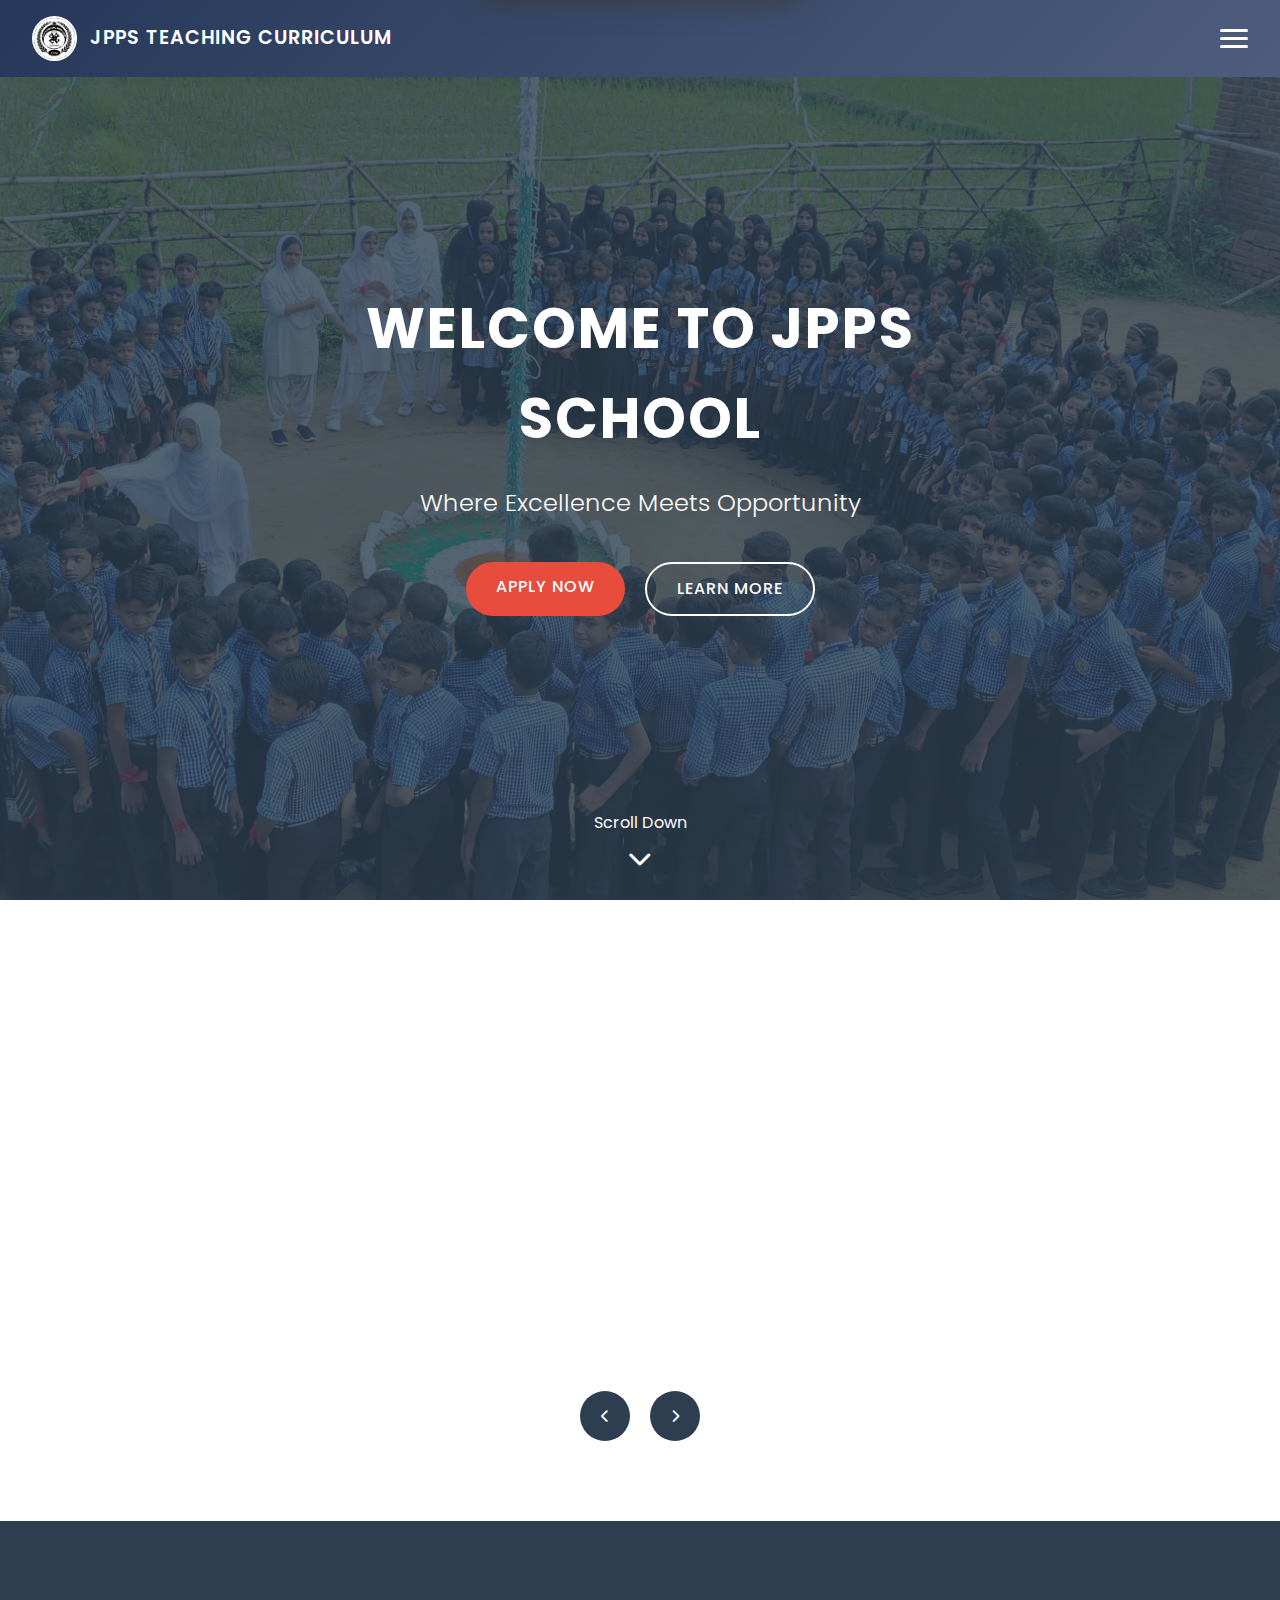
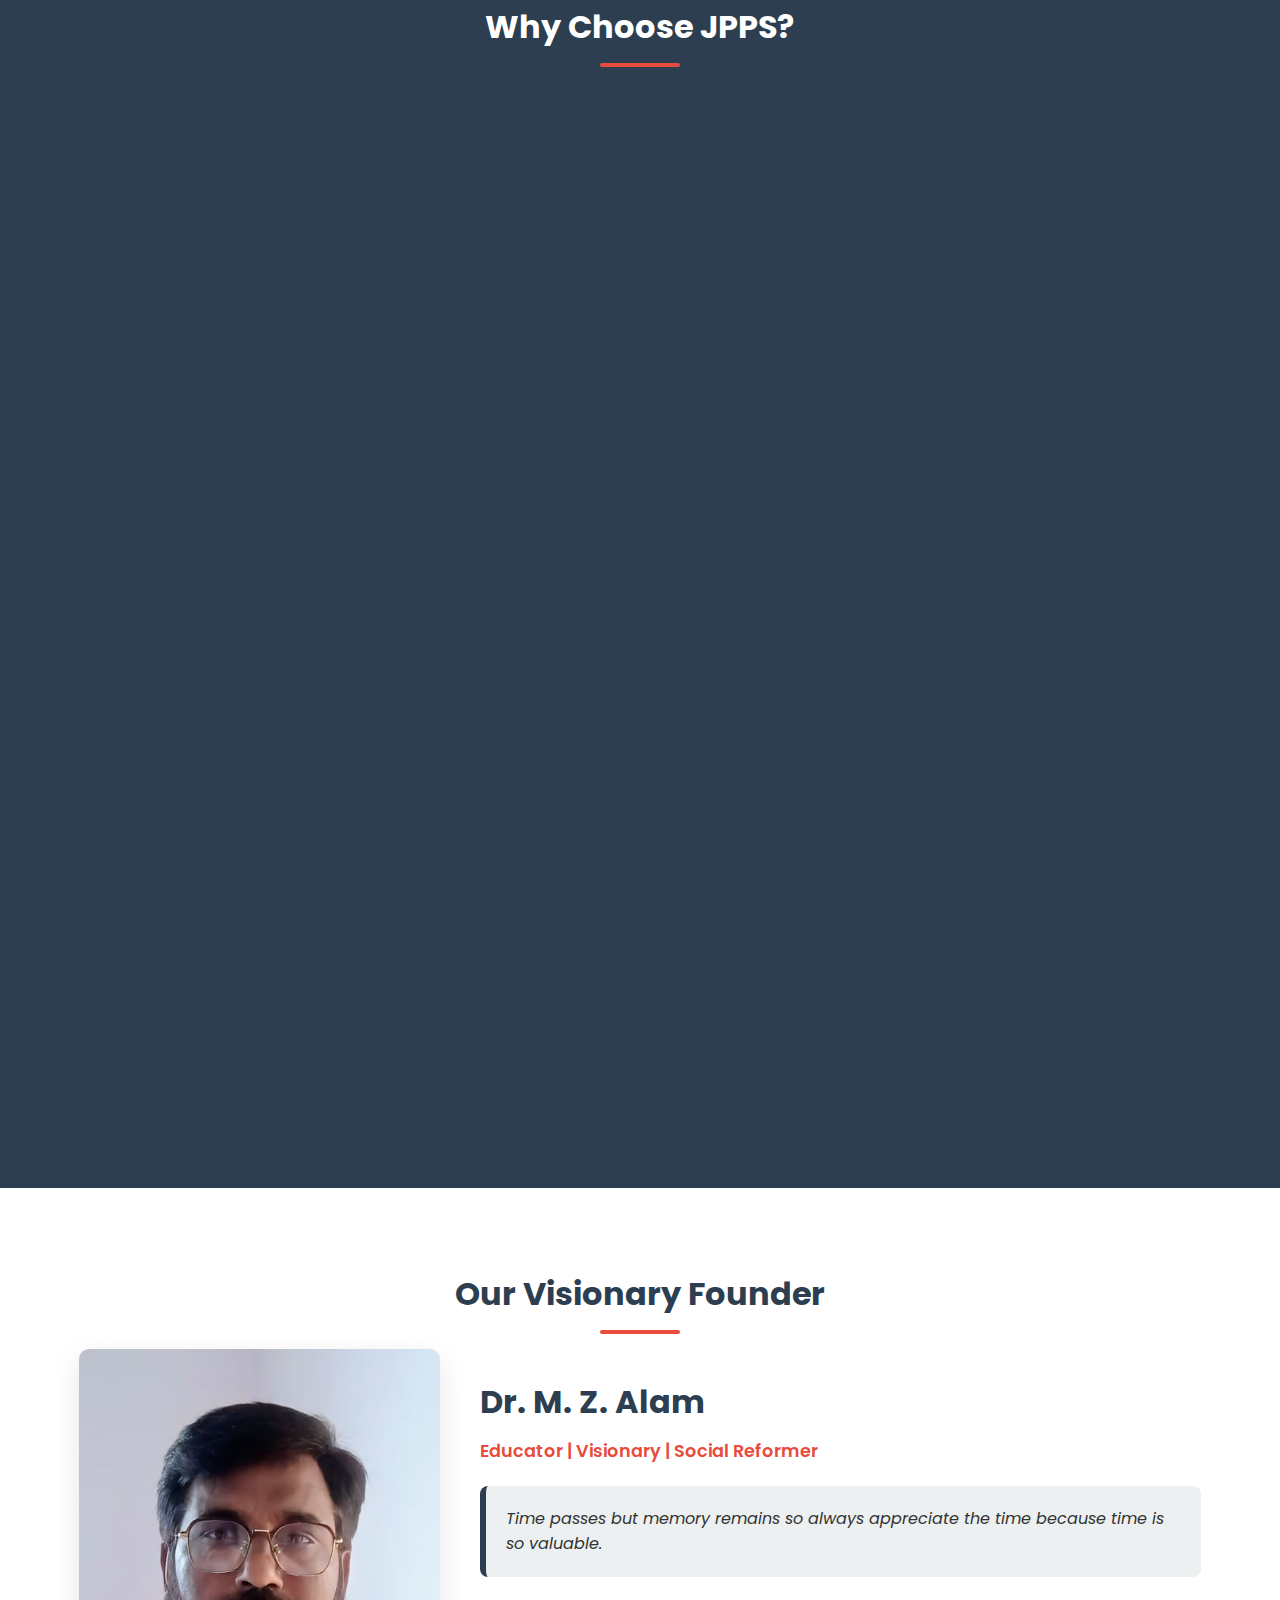
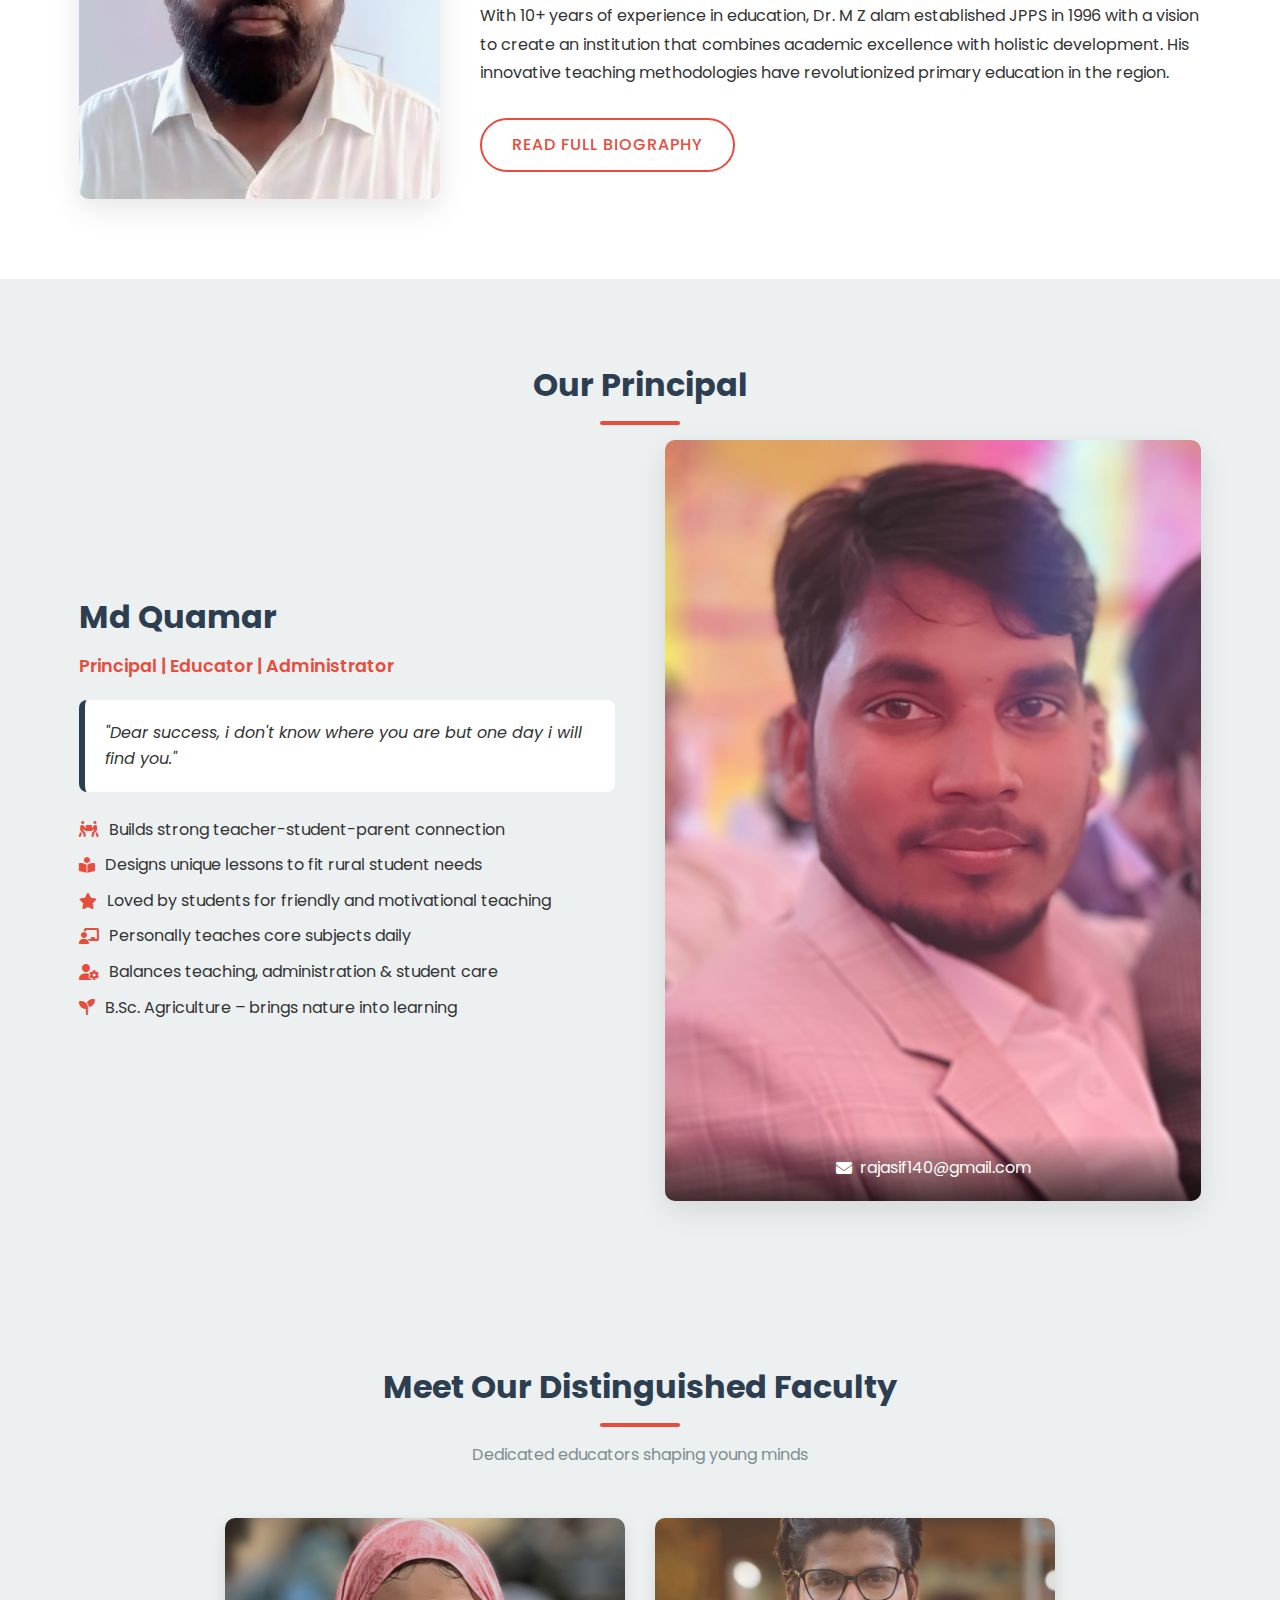
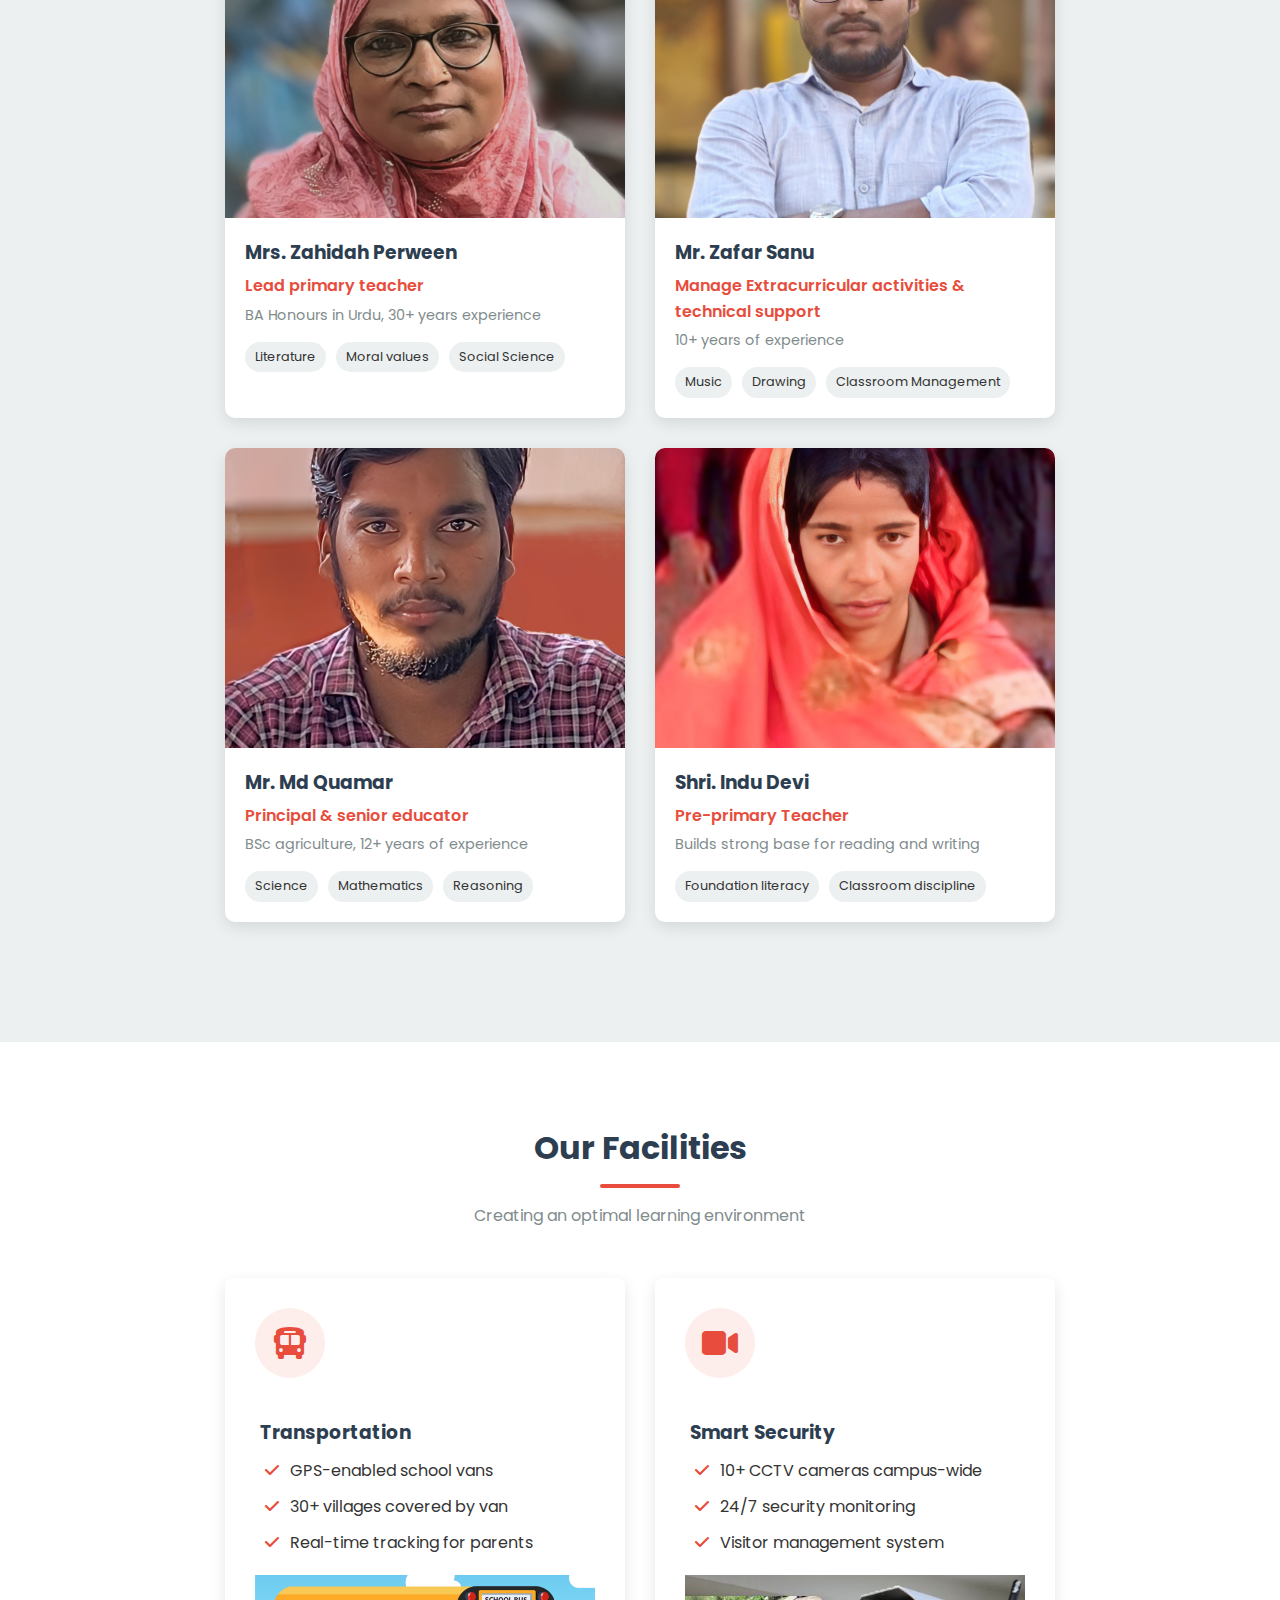
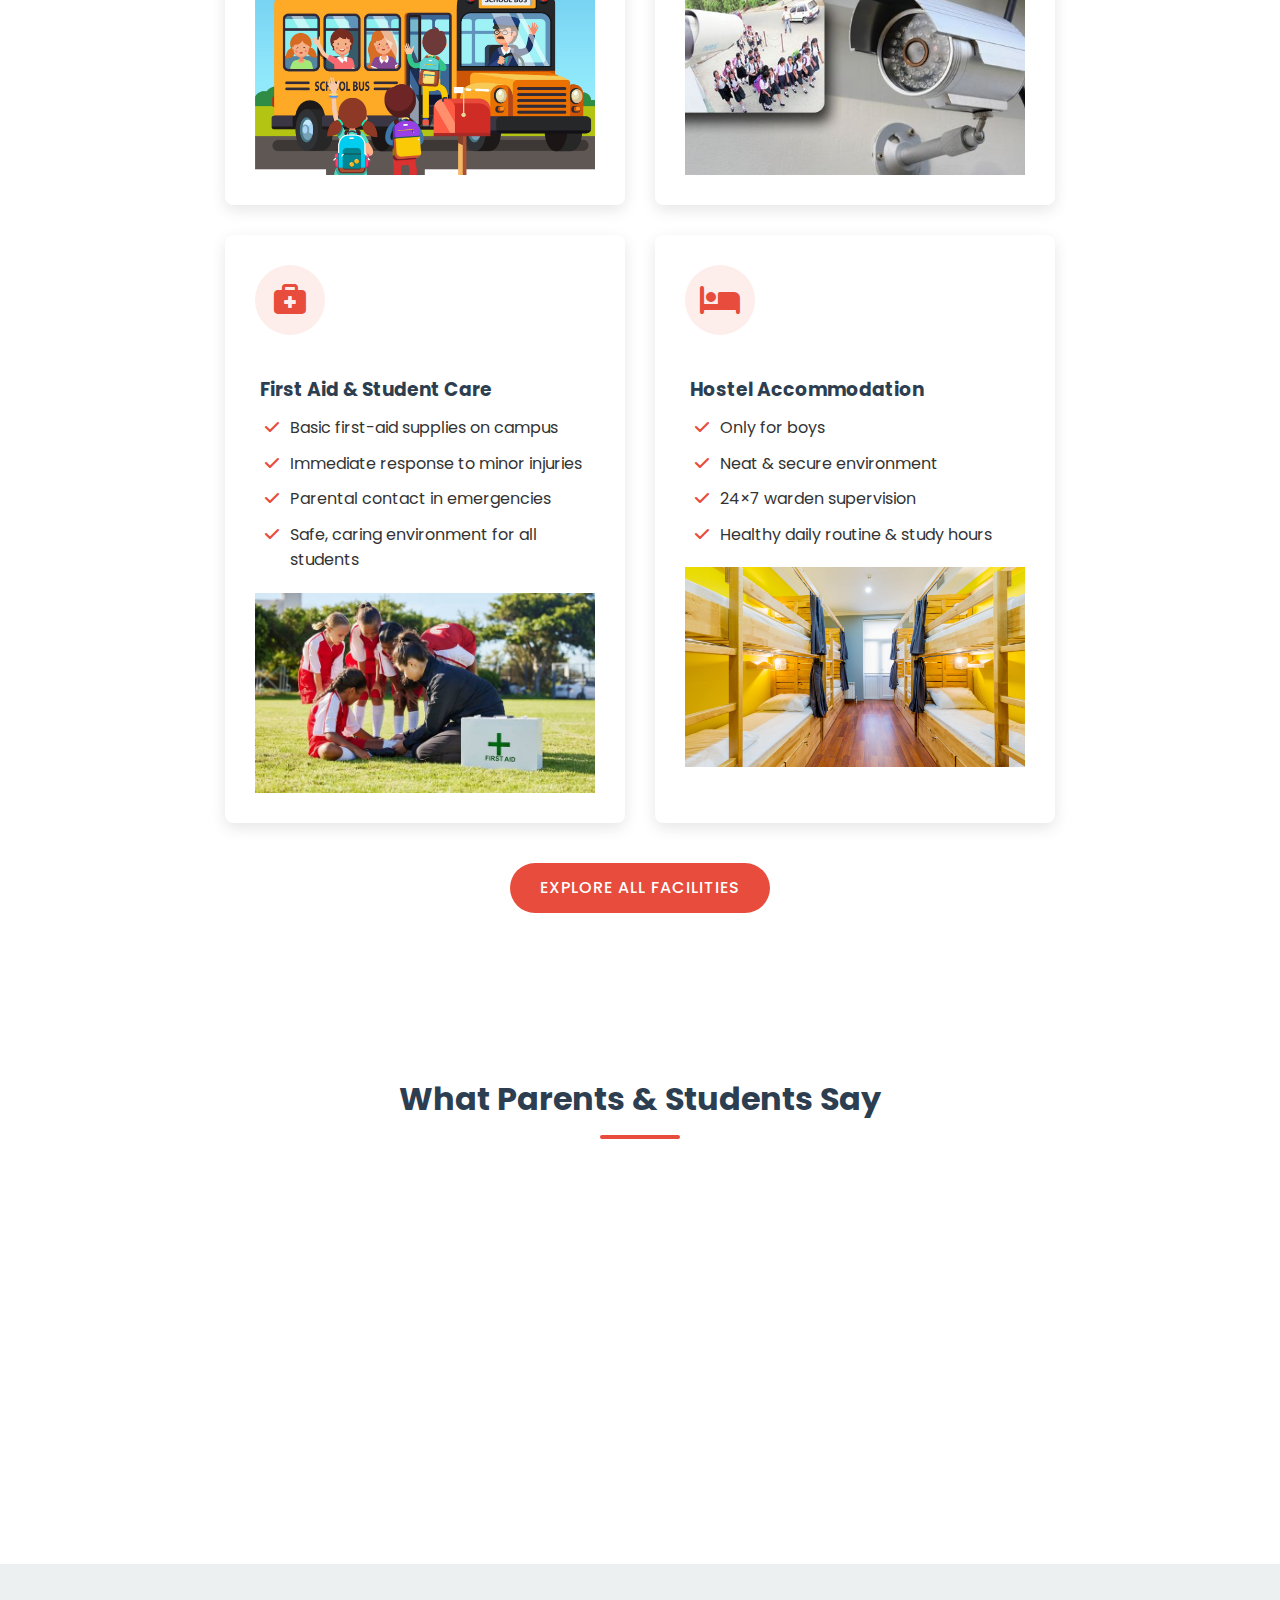
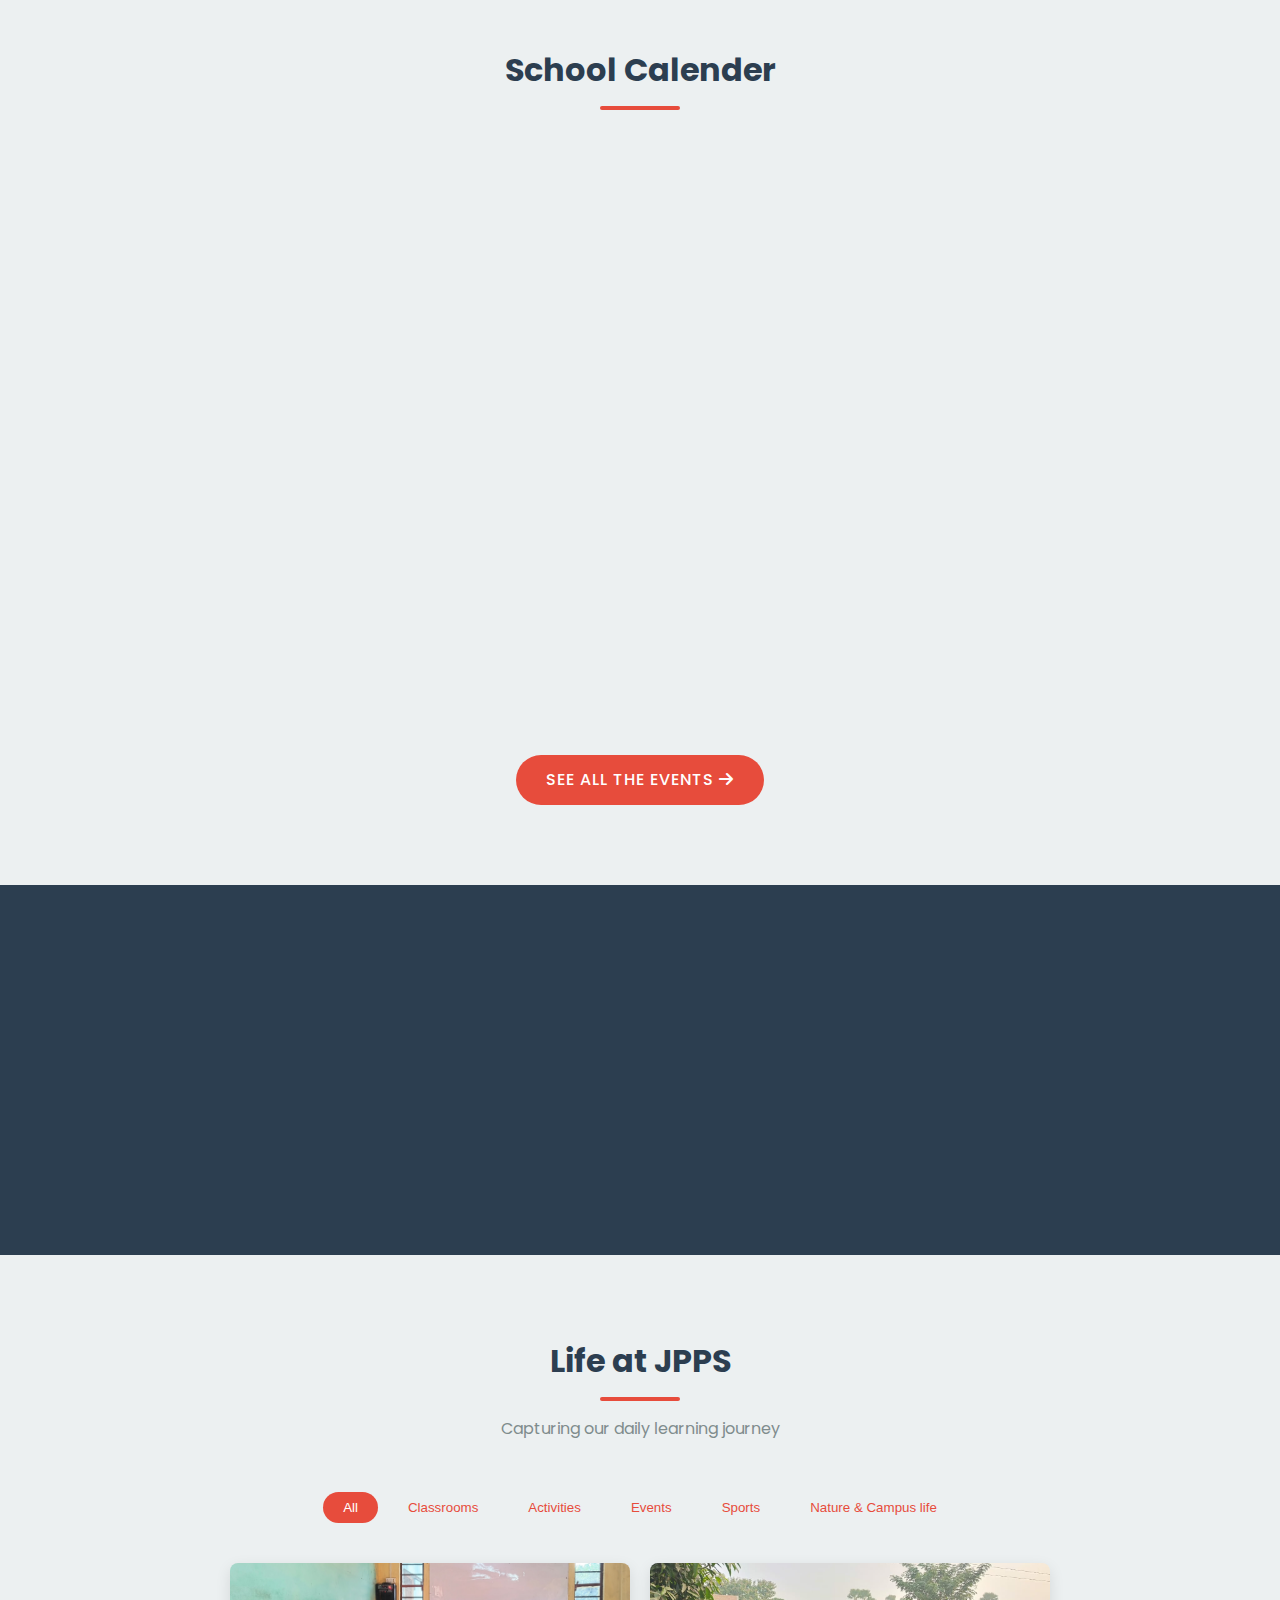
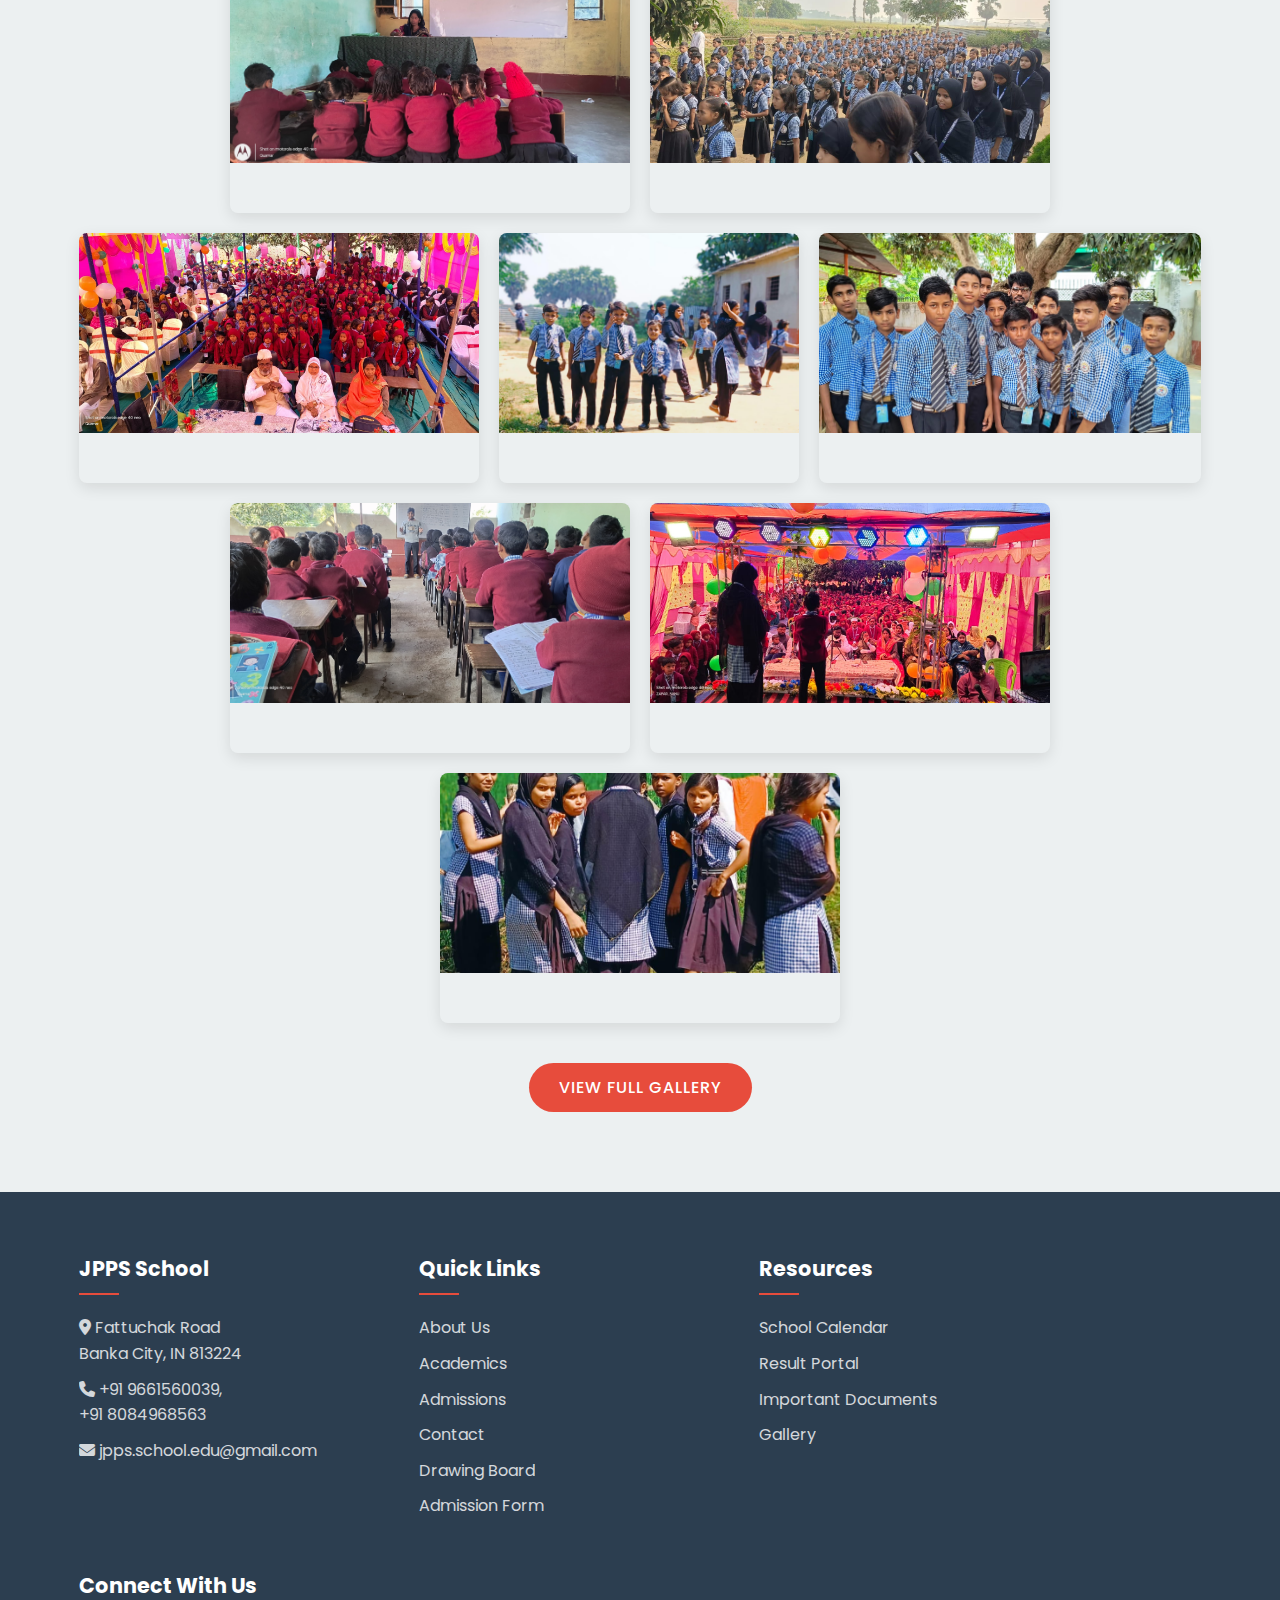
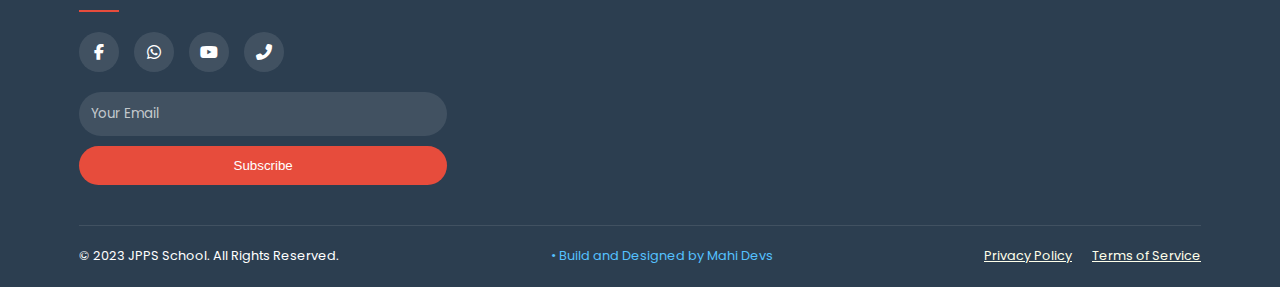
<file: index.html>
<!DOCTYPE html>
<html lang="en">
<head>
    <meta charset="UTF-8">
    <meta name="viewport" content="width=device-width, initial-scale=1.0">
    <title>JPPS School - Excellence in Education</title>
    <link rel="stylesheet" href="https://cdnjs.cloudflare.com/ajax/libs/font-awesome/6.4.0/css/all.min.css">
    <link href="https://fonts.googleapis.com/css2?family=Poppins:wght@300;400;500;600;700&display=swap" rel="stylesheet">
    <link rel="stylesheet" href="css/main.css">
    <meta name="description" content="JPPS School is a nurturing and dynamic learning environment dedicated to shaping young minds with creativity, discipline, and values. Founded with a vision to provide quality education from Nursery to Class 10, JPPS emphasizes not only academics but also the holistic development of every student.">
  <meta name="keywords" content="JPPS, JPPS school, about jpps, jpps teaching curriculum">
  <meta name="robots" content="index, follow">
  <meta name="author" content="James Proneir">
  <meta property="og:title" content="J-P-P.S Teaching Curriculum">
  <meta property="og:description" content="JPPS School is a nurturing and dynamic learning environment dedicated to shaping young minds with creativity, discipline, and values. Founded with a vision to provide quality education from Nursery to Class 10, JPPS emphasizes not only academics but also the holistic development of every student.">
  <meta property="og:image" content="https://jpps-school.github.io/jpps/img/jpps_logo.webp" type="image/webp">
  <meta property="og:url" content="https://jpps-school.github.io/jpps/">
  <meta property="og:type" content="website">
  <link rel="icon" href="https://jpps-school.github.io/jpps/img/jpps_logo.webp" type="image/webp">
  <script type="application/ld+json">
    {
      "@context": "https://schema.org",
      "@type": "WebSite",
      "name": "J.P-P.S Teaching Curriculum",  
      "url": "https://jpps-school.github.io/jpps/",
      "potentialAction": {
          "@type": "SearchAction",
          "target": "https://jpps-school.github.io/drawing-board/search?q={jpps school}",
          "query-input": "required name=jpps school"
       }
    }
  </script>
    <link rel="manifest" href="manifest.json" />
</head>
<body>
    <!-- Preloader -->
    <div class="preloader">
        <div class="loader"></div>
    </div>

    <!-- Navigation -->
    <header>
  <div class="logo-area">
    <img src="img/jpps_logo.webp" alt="School Logo" />
    <div class="school-name">JPPS TEACHING CURRICULUM</div>
  </div>
  <div class="menu-btn" onclick="toggleDrawer()">
    <span></span>
    <span></span>
    <span></span>
  </div>
</header>

<!-- Drawer -->
<div class="drawer" id="navDrawer">
  <h2>Menu</h2>
  <div class="link-cluster">
      <span>Home</span>
      <span onclick="toggleLinkCluster(this)">⟨</span>
      <div class="cluster-links">
          <a href="index.html#why-choose">Why Choose JPPS?</a>         
          <a href="index.html#our-principal">Our Principal</a>  
          <a href="index.html#faculty">Our Distinguished Faculty</a> 
          <a href="index.html#testimonials">Testimonials</a> 
           <a href="index.html#life-at-jpps">Life At JPPS</a> 
      </div>
  </div>
  <div class="link-cluster">
      <span>About Us</span>
      <span onclick="toggleLinkCluster(this)">⟨</span>
      <div class="cluster-links">
          <a href="about.html#guiding-principle">Our Guiding Principles</a>         
          <a href="about.html#founder">Our Beloved Founder</a>
          <a href="about.html#day-at-jpps">A Day at JPPS</a>
          <a href="about.html#proud-moments">Our Proud Moments</a>
          <a href="about.html#journey">Our Journey</a>
          <a href="about.html#school-uniform">School Uniform</a>
      </div>
  </div>
  <div class="link-cluster">
      <span>Acedamics & Curriculum</span>
      <span onclick="toggleLinkCluster(this)">⟨</span>
      <div class="cluster-links">
          <a href="curriculum.html#grade-level">Grade Level Curriculum</a>         
          <a href="curriculum.html#school-calender">School Calender</a>
          <a href="curriculum.html#allEvents">Upcoming Events</a>
          <a href="curriculum.html#teaching-methods">Innovative Teaching Methods</a>
          <a href="curriculum.html#assessment-system">Continuous Assessment System</a>
      </div>
  </div>
  <div class="link-cluster">
      <span>Admission Details</span>
      <span onclick="toggleLinkCluster(this)">⟨</span>
      <div class="cluster-links">
          <a href="admission.html#main-requirement">Essential Requirements</a>         
          <a href="admission.html#fee-structure">Complete Fee Structure</a>
          <a href="admission.html#book-price">Complete Book Policy</a>
          <a href="admission.html#child-need">What Your Child Needs</a>
      </div>
  </div>
  <div class="link-cluster">
      <span>Resources</span>
      <span onclick="toggleLinkCluster(this)">⟨</span>
      <div class="cluster-links">
          <a href="resource.html#daily-updates">Daily Updates</a>         
          <a href="resource.html#important-documents">Important Documents</a>
          <a href="resource.html#daily-homework">Homework & assignment</a>
          <a href="admission.html#child-need">What Your Child Needs</a>
      </div>
  </div>
  <a href="facility.html">School Facility</a>
  <div class="link-cluster">
      <span>Gallery</span>
      <span onclick="toggleLinkCluster(this)">⟨</span>
      <div class="cluster-links">
          <a href="gallery.html#school-videos">School Videos</a>         
          <a href="gallery.html#photo-collection">Photo Collection</a>
          <a href="gallery.html#alumni-stories">Alumni Stories</a>
      </div>
  </div>
  <div class="link-cluster">
      <span>Apply</span>
      <span onclick="toggleLinkCluster(this)">⟨</span>
      <div class="cluster-links">
          <a href="apply.html#admission-steps">Three Steps for Admission</a>         
          <a href="apply.html#application-form">Admission Form</a>
          <a href="apply.html#affordable-fee">Affordable Fee Structure (overview)</a>
      </div>
  </div>
  <div class="link-cluster">
      <span>Contact</span>
      <span onclick="toggleLinkCluster(this)">⟨</span>
      <div class="cluster-links">
          <a href="contact.html#connect-with-us">Directly Connect With Us</a>         
          <a href="contact.html#school-location">School Location</a>   
          <a href="contact.html#department-contacts">Department Contacts</a>   
          <a href="contact.html#contact-form">Contact Form</a>   
          <a href="contact.html#faq">FAQ</a>   
      </div>
  </div>
</div>

<!-- Optional overlay -->
<div class="overlay" id="drawerOverlay" onclick="toggleDrawer()"></div>

    <!-- Hero Section -->
    <section class="hero">
        <div class="hero-content">
            <h1 class="hero-title">Welcome to JPPS School</h1>
            <p class="hero-subtitle">Where Excellence Meets Opportunity</p>
            <div class="hero-buttons">
                <a href="apply.html" class="btn btn-primary">Apply Now</a>
                <a href="about.html" class="btn btn-secondary">Learn More</a>
            </div>
        </div>
        <div class="hero-scroll">
            <span>Scroll Down</span>
            <i class="fas fa-chevron-down"></i>
        </div>
    </section>

    <!-- Announcements Section -->
    <section class="announcements">
        <div class="container">
            <h2 class="section-title">Latest Announcements</h2>
            <div class="announcement-slider">
                
            </div>
            <div class="slider-controls">
                <button class="slider-prev"><i class="fas fa-chevron-left"></i></button>
                <button class="slider-next"><i class="fas fa-chevron-right"></i></button>
            </div>
        </div>
    </section>

    <!-- Features Section -->
    <section class="features" id="why-choose">
        <div class="container">
            <h2 class="section-title">Why Choose JPPS?</h2>
            <div class="features-grid">
                <div class="feature-card">
    <div class="feature-icon">
        <i class="fas fa-user-shield"></i>
    </div>
    <h3>Education with Discipline</h3>
    <p>JPPS shapes not just academic excellence but also instills discipline, manners, and moral values from an early age.</p>
                </div>
                <div class="feature-card">
                    <div class="feature-icon">
                        <i class="fas fa-graduation-cap"></i>
                    </div>
                    <h3>Academic Excellence</h3>
                    <p>Consistently ranked among top schools with 95%+ board results.</p>
                </div>
                <div class="feature-card">
    <div class="feature-icon">
        <i class="fas fa-brain"></i>
    </div>
    <h3>Early Reasoning Skills</h3>
    <p>Logical reasoning taught from Class 1 to enhance thinking power and boost young minds.</p>
                </div>
                <div class="feature-card">
                    <div class="feature-icon">
                        <i class="fas fa-paint-brush"></i>
                    </div>
                    <h3>Creative Arts</h3>
                    <p>Comprehensive arts education with professional instructor.</p>
                </div>
            </div>
        </div>
    </section>
    
    <!-- Add this after Features section -->
<section class="founder-section">
    <div class="container">
        <h2 class="section-title">Our Visionary Founder</h2>
        <div class="founder-content">
            <div class="founder-image">
                <img src="img/founder.jpg" alt="Dr. M. Z. Alma">
            </div>
            <div class="founder-details">
                <h3>Dr. M. Z. Alam</h3>
                <p class="founder-title">Educator | Visionary | Social Reformer</p>
                <div class="founder-quote">                    
                    <p>Time passes but memory remains so always appreciate the time because time is so valuable.</p>                   
                </div>
                <p class="founder-bio">With 10+ years of experience in education, Dr. M Z alam established JPPS in 1996 with a vision to create an institution that combines academic excellence with holistic development. His innovative teaching methodologies have revolutionized primary education in the region.</p>
                <a href="about.html#founder" class="btn btn-outline">Read Full Biography</a>
            </div>
        </div>
    </div>
</section>

<!-- Add after Founder section -->
<section class="principal-section" id="our-principal">
    <div class="container">
        <h2 class="section-title">Our Principal</h2>
        <div class="principal-content">
            <div class="principal-details">
                <h3>Md Quamar</h3>
                <p class="principal-title">Principal | Educator | Administrator</p>
                <div class="principal-message">
                    <p>"Dear success, i don't know where you are but one day i will find you."</p>
                </div>
                <ul class="principal-achievements">
  <li><i class="fas fa-people-carry"></i> Builds strong teacher-student-parent connection</li>
  <li><i class="fas fa-book-reader"></i> Designs unique lessons to fit rural student needs</li>
  <li><i class="fas fa-star"></i> Loved by students for friendly and motivational teaching</li>
  <li><i class="fas fa-chalkboard-teacher"></i> Personally teaches core subjects daily</li>
  <li><i class="fas fa-user-cog"></i> Balances teaching, administration & student care</li>
  <li><i class="fas fa-seedling"></i> B.Sc. Agriculture – brings nature into learning</li>
                </ul>            
            </div>
            <div class="principal-image">
                <img src="img/principal.jpg" alt="Md Quamar">
                <div class="principal-contact">
                    <a href="mailto: rajasif140@gmail.com"><i class="fas fa-envelope"></i>rajasif140@gmail.com</a>
                </div>
            </div>
        </div>
    </div>
</section>

<!-- Add this after Testimonials section -->
<section class="faculty-section" id="faculty">
    <div class="container">
        <h2 class="section-title">Meet Our Distinguished Faculty</h2>
        <p class="section-subtitle">Dedicated educators shaping young minds</p>
        
        <div class="faculty-grid">
            <!-- Teacher 1 -->
            <div class="teacher-card">
                <div class="teacher-image">
                    <img src="img/zahidahPerween.jpg" alt="Mrs. Zahidah Perween">
                    <div class="teacher-social">
                        <a href="tel:+919661560039"><i class="fas fa-phone"></i></a>
                        <a href="https://wa.me/+919661560039" target="_blank" rel="noopener noreferrer"><i class="fab fa-whatsapp"></i></a>
                    </div>
                </div>
                <div class="teacher-info">
                    <h3>Mrs. Zahidah Perween</h3>
                    <p class="subject">Lead primary teacher</p>
                    <p class="qualification">BA Honours in Urdu, 30+ years experience</p>
                    <div class="teacher-expertise">
                        <span>Literature</span>
                        <span>Moral values</span>
                        <span>Social Science</span>
                    </div>
                </div>
            </div>
            
            <!-- Teacher 2 -->
            <div class="teacher-card">
                <div class="teacher-image">
                    <img src="img/zafarSanu.jpg" alt="Mr. Zafar Sanu">
                    <div class="teacher-social">
                        <a href="tel:+918084968563"><i class="fas fa-phone"></i></a>
                        <a href="https://wa.me/+918084968563" target="_blank" rel="noopener noreferrer"><i class="fab fa-whatsapp"></i></a>
                    </div>
                </div>
                <div class="teacher-info">
                    <h3>Mr. Zafar Sanu</h3>
                    <p class="subject">Manage Extracurricular activities & technical support</p>
                    <p class="qualification">10+ years of experience</p>
                    <div class="teacher-expertise">
                        <span>Music</span>
                        <span>Drawing</span>
                        <span>Classroom Management</span>
                    </div>
                </div>
            </div>
            
            <!-- Teacher 3 -->
            <div class="teacher-card">
                <div class="teacher-image">
                    <img src="img/quamar.jpg" alt="Mr. Md Quamar">
                    <div class="teacher-social">
                        <a href="tel:+919661716014"><i class="fas fa-phone"></i></a>
                        <a href="https://wa.me/+919661716014" target="_blank" rel="noopener noreferrer"><i class="fab fa-whatsapp"></i></a>
                    </div>
                </div>
                <div class="teacher-info">
                    <h3>Mr. Md Quamar</h3>
                    <p class="subject">Principal & senior educator</p>
                    <p class="qualification">BSc agriculture, 12+ years of experience</p>
                    <div class="teacher-expertise">
                        <span>Science</span>
                        <span>Mathematics</span>
                        <span>Reasoning</span>
                    </div>
                </div>
            </div>
            
            <!-- Teacher 4 -->
            <div class="teacher-card">
                <div class="teacher-image">
                    <img src="img/indu.jpg" alt="Ms. Indu Devi">
                    <div class="teacher-social">
                        <a href="tel:+919608308485"><i class="fas fa-phone"></i></a>
                        <a href="https://wa.me/+919608308485" target="_blank" rel="noopener noreferrer"><i class="fab fa-whatsapp"></i></a>
                    </div>
                </div>
                <div class="teacher-info">
                    <h3>Shri. Indu Devi</h3>
                    <p class="subject">Pre-primary Teacher</p>
                    <p class="qualification">Builds strong base for reading and writing</p>
                    <div class="teacher-expertise">
                        <span>Foundation literacy</span>
                        <span>Classroom discipline</span>
                    </div>
                </div>
            </div>
        </div>
    </div>
</section>

<!-- Add after Faculty section -->
<section class="facilities-section">
    <div class="container">
        <h2 class="section-title">Our Facilities</h2>
        <p class="section-subtitle">Creating an optimal learning environment</p>
        
        <div class="facilities-grid">
            <!-- Facility 1 -->
            <div class="facility-card">
                <div class="facility-icon">
                    <i class="fas fa-bus"></i>
                </div>
                <h3>Transportation</h3>
                <ul class="facility-features">
                    <li>GPS-enabled school vans</li>
                    <li>30+ villages covered by van</li>
                    <li>Real-time tracking for parents</li>
                </ul>
                <div class="facility-image">
                    <img src="img/facility/transportation.jpg" alt="School Transportation">
                </div>
            </div>
            
            <!-- Facility 2 -->
            <div class="facility-card">
                <div class="facility-icon">
                    <i class="fas fa-video"></i>
                </div>
                <h3>Smart Security</h3>
                <ul class="facility-features">
                    <li>10+ CCTV cameras campus-wide</li>
                    <li>24/7 security monitoring</li>
                    <li>Visitor management system</li>
                </ul>
                <div class="facility-image">
                    <img src="img/facility/camera.jpg" alt="CCTV Facility">
                </div>
            </div>
            
            <!-- Facility 3 -->
            <div class="facility-card">
  <div class="facility-icon">
    <i class="fas fa-briefcase-medical"></i>
  </div>
  <h3>First Aid & Student Care</h3>
  <ul class="facility-features">
    <li>Basic first-aid supplies on campus</li>
    <li>Immediate response to minor injuries</li>
    <li>Parental contact in emergencies</li>
    <li>Safe, caring environment for all students</li>
  </ul>
  <div class="facility-image">
    <img src="img/facility/firstAid.jpg" alt="School Medical Facility">
  </div>
            </div>
            <!-- Facility 4 -->
            <div class="facility-card">
  <div class="facility-icon">
    <i class="fas fa-bed"></i>
  </div>
  <h3>Hostel Accommodation</h3>
  <ul class="facility-features">
    <li>Only for boys</li>
    <li>Neat & secure environment</li>
    <li>24×7 warden supervision</li>
    <li>Healthy daily routine & study hours</li>
  </ul>
  <div class="facility-image">
    <img src="img/facility/hostel.jpg" alt="School Hostel">
  </div>
            </div>
        </div>
        
        <div class="text-center">
            <a href="facility.html" class="btn btn-primary">Explore All Facilities</a>
        </div>
    </div>
</section>

    <!-- Testimonials -->
    <section class="testimonials" id="testimonials">
        <div class="container">
            <h2 class="section-title">What Parents & Students Say</h2>
            <div class="testimonial-slider">
                
            </div>
            <div class="testimonial-dots">
                
            </div>
        </div>
    </section>

    <!-- Events Calendar -->
    <section class="events">
        <div class="container">
            <h2 class="section-title">School Calender</h2>
            <div class="events-calendar">              
                <div class="calendar-grid">
                   <iframe src="https://calendar.google.com/calendar/embed?src=c163bc4d82b9ce61d72f4a9ec203d3c72fd4912a45af85142b0f051507e511df%40group.calendar.google.com&src=en.indian%23holiday%40group.v.calendar.google.com&ctz=Asia%2FKolkata" style="border: 0" width="800" height="600" frameborder="0" scrolling="no"></iframe>
                </div>
                <div class="text-center">
            <a href="curriculum.html#allEvents" class="btn btn-primary">See all the Events <i class="fas fa-arrow-right"></i></a>
                </div>
            </div>
        </div>
    </section>

    <!-- Quick Links -->
    <section class="quick-links">
        <div class="container">
            <div class="quick-link-card">
                <h3>Admissions</h3>
                <p>Learn about our admission process and requirements.</p>
                <a href="admission.html" class="link-btn">View Details <i class="fas fa-arrow-right"></i></a>
            </div>
            <div class="quick-link-card">
                <h3>Academics</h3>
                <p>Explore our curriculum and academic programs.</p>
                <a href="curriculum.html" class="link-btn">View Details <i class="fas fa-arrow-right"></i></a>
            </div>
            <div class="quick-link-card">
                <h3>School Calendar</h3>
                <p>View important dates and holidays.</p>
                <a href="curriculum.html#allEvents" class="link-btn">View Details <i class="fas fa-arrow-right"></i></a>
            </div>
        </div>
    </section>
    
    <!-- Gallery Section -->
<section class="gallery-section" id="life-at-jpps">
    <div class="container">
        <h2 class="section-title">Life at JPPS</h2>
        <p class="section-subtitle">Capturing our daily learning journey</p>
        
        <div class="gallery-filter">
            <button class="filter-btn active" data-filter="all">All</button>
            <button class="filter-btn" data-filter="classroom">Classrooms</button>
            <button class="filter-btn" data-filter="activities">Activities</button>
            <button class="filter-btn" data-filter="events">Events</button>
            <button class="filter-btn" data-filter="sports">Sports</button>
            <button class="filter-btn" data-filter="nature">Nature & Campus life</button>
        </div>
        
        <div class="gallery-grid">
            <!-- Classroom Images -->
            <div class="gallery-item classroom" data-category="classroom">
                <img src="img/classroom/classroom4.jpg" alt="Students in class">
                <div class="gallery-overlay">
                    <div class="gallery-overlay">
    <div class="overlay-content">
        <h3>Guided Classwork Time</h3>
        <p>Pre-primary students learning with focus under their teacher's guidance</p>
    </div>
</div>
                </div>
            </div>
            
            <!-- Village School Activities -->
            <div class="gallery-item activities" data-category="activities">
                <img src="img/activities/activities1.jpg" alt="activities">
                <div class="gallery-overlay">
    <div class="overlay-content">
        <h3>Morning Assembly Lines</h3>
        <p>Students standing in perfect rows, ready to begin the day with discipline</p>
    </div>
</div>
            </div>
            
            <!-- Rural School Events -->
            <div class="gallery-item events" data-category="events">
                <img src="img/events/event12.jpg" alt="Annual day">
                <div class="gallery-overlay">
    <div class="overlay-content">
        <h3>Joyful Celebrations</h3>
        <p>Teachers and students sharing smiles and laughter during a school event</p>
    </div>
</div>
            </div>
            
            <!-- Village Sports -->
            <div class="gallery-item sports" data-category="sports">
                <img src="img/sports/sports1.jpg" alt="sports">
                <div class="gallery-overlay">
    <div class="overlay-content">
        <h3>Sporty Smiles</h3>
        <p>Students posing proudly for the camera during the sports</p>
    </div>
</div>
            </div>
            
            <!-- Nature/Rural Setting -->
            <div class="gallery-item nature" data-category="nature">
                <img src="img/nature/nature1.jpg" alt="nature">
                <div class="gallery-overlay">
    <div class="overlay-content">
        <h3>Everyday Campus Moments</h3>
        <p>Students capturing memories with friends and a teacher during a joyful school day</p>
    </div>
</div>
            </div>
            
            <!-- Traditional Learning -->
            <div class="gallery-item classroom" data-category="classroom">
                <img src="img/classroom/classroom7.jpg" alt="classroom">
                <div class="gallery-overlay">
    <div class="overlay-content">
        <h3>Attentive Minds at Work</h3>
        <p>Students listening carefully and engaging in the classroom lecture</p>
    </div>
</div>
            </div>
            
            <!-- Village Crafts -->
            <div class="gallery-item events" data-category="events">
                <img src="img/events/event8.jpg" alt="event">
                <div class="gallery-overlay">
    <div class="overlay-content">
        <h3>Inspiring Words, Young Voice</h3>
        <p>A young student delivering a speech on great leaders during the Annual Day celebration</p>
    </div>
</div>
            </div>
            
            <!-- Rural Sports -->
            <div class="gallery-item sports" data-category="sports">
                <img src="img/sports/sports2.jpg" alt="sports">
                <div class="gallery-overlay">
    <div class="overlay-content">
        <h3>Confident & Cheerful</h3>
        <p>Girls striking a proud pose during their local sports event</p>
    </div>
</div>
            </div>
        </div>
        
        <div class="text-center">
            <a href="gallery.html" class="btn btn-primary">View Full Gallery</a>
        </div>
    </div>
</section>

    <!-- Footer -->
    <footer class="footer">
        <div class="container">
            <div class="footer-grid">
                <div class="footer-col">
                    <h3>JPPS School</h3>
                    <p><i class="fas fa-map-marker-alt"></i> Fattuchak Road<br>Banka City, IN 813224</p>
                    <p><i class="fas fa-phone"></i> +91 9661560039,<br>+91 8084968563</p>
                    <p><i class="fas fa-envelope"></i> jpps.school.edu@gmail.com</p>
                </div>
                <div class="footer-col">
                    <h3>Quick Links</h3>
                    <ul>
                        <li><a href="about.html">About Us</a></li>
                        <li><a href="curriculum.html">Academics</a></li>
                        <li><a href="admission.html">Admissions</a></li>
                        <li><a href="contact.html">Contact</a></li>
                        <li><a href="https://jpps-school.github.io/drawing-board">Drawing Board</a></li>
                        <li><a href="apply.html#application-form">Admission Form</a></li>
                    </ul>
                </div>
                <div class="footer-col">
                    <h3>Resources</h3>
                    <ul>
                        <li><a href="curriculum.html#school-calender">School Calendar</a></li>
                        <li><a href="https://jpps-resultportal.onrender.com">Result Portal</a></li>
                        <li><a href="resource.html#important-documents">Important Documents</a></li>
                        <li><a href="gallery.html">Gallery</a></li>
                    </ul>
                </div>
                <div class="footer-col">
                    <h3>Connect With Us</h3>
                    <div class="social-links">
                        <a href="https://www.facebook.com/profile.php?id=100054614447260" target="_blank"><i class="fab fa-facebook-f"></i></a>
                        <a href="https://wa.me/9661716014" target="_blank" rel="noopener noreferrer"><i class="fab fa-whatsapp"></i></a>
                        <a href="https://youtube.com/@j.p-p.s___team?si=xop_phLMwGV3TeU0" target="_blank"><i class="fab fa-youtube"></i></a>
                        <a href="tel:+919661716014"><i class="fas fa-phone-alt"></i></a>
                    </div>
                    <form id="subscriptionForm">
                      <div class="newsletter">
                        <input type="text" name="formType" value="subscription" hidden>
                        <input type="email" placeholder="Your Email" name="email" required>
                        <button class="subscribe-btn" type="submit">Subscribe</button>
                      </div>
                    </form>
                </div>
            </div>
            <div class="footer-bottom">
                <p>&copy; 2023 JPPS School. All Rights Reserved.</p>
                <p style="color:#55c1ff">• Build and Designed by Mahi Devs</p>
                <div class="footer-links">
                    <a href="privacy-policy.html">Privacy Policy</a>
                    <a href="terms-condition.html">Terms of Service</a>
                </div>
            </div>
        </div>
    </footer>
    
    <!-- overlay for form submission -->
    <div id="formOverlay">
        <div>
            <span></span>
            <p>Submitting...</p>
        </div>
    </div>

    <div id="install-box">
       <div id="app-info">
           <img src="img/jpps_logo.webp">
           <div id="app-name">JPPS School</div>
       </div>
       <p>Get quick access anytime! Install our app on your device for a faster, smoother experience.</p>
       <div id="install-btn">Install</div>
    </div>

    <script src="js/main.js"></script>
</body>
</html>
</file>
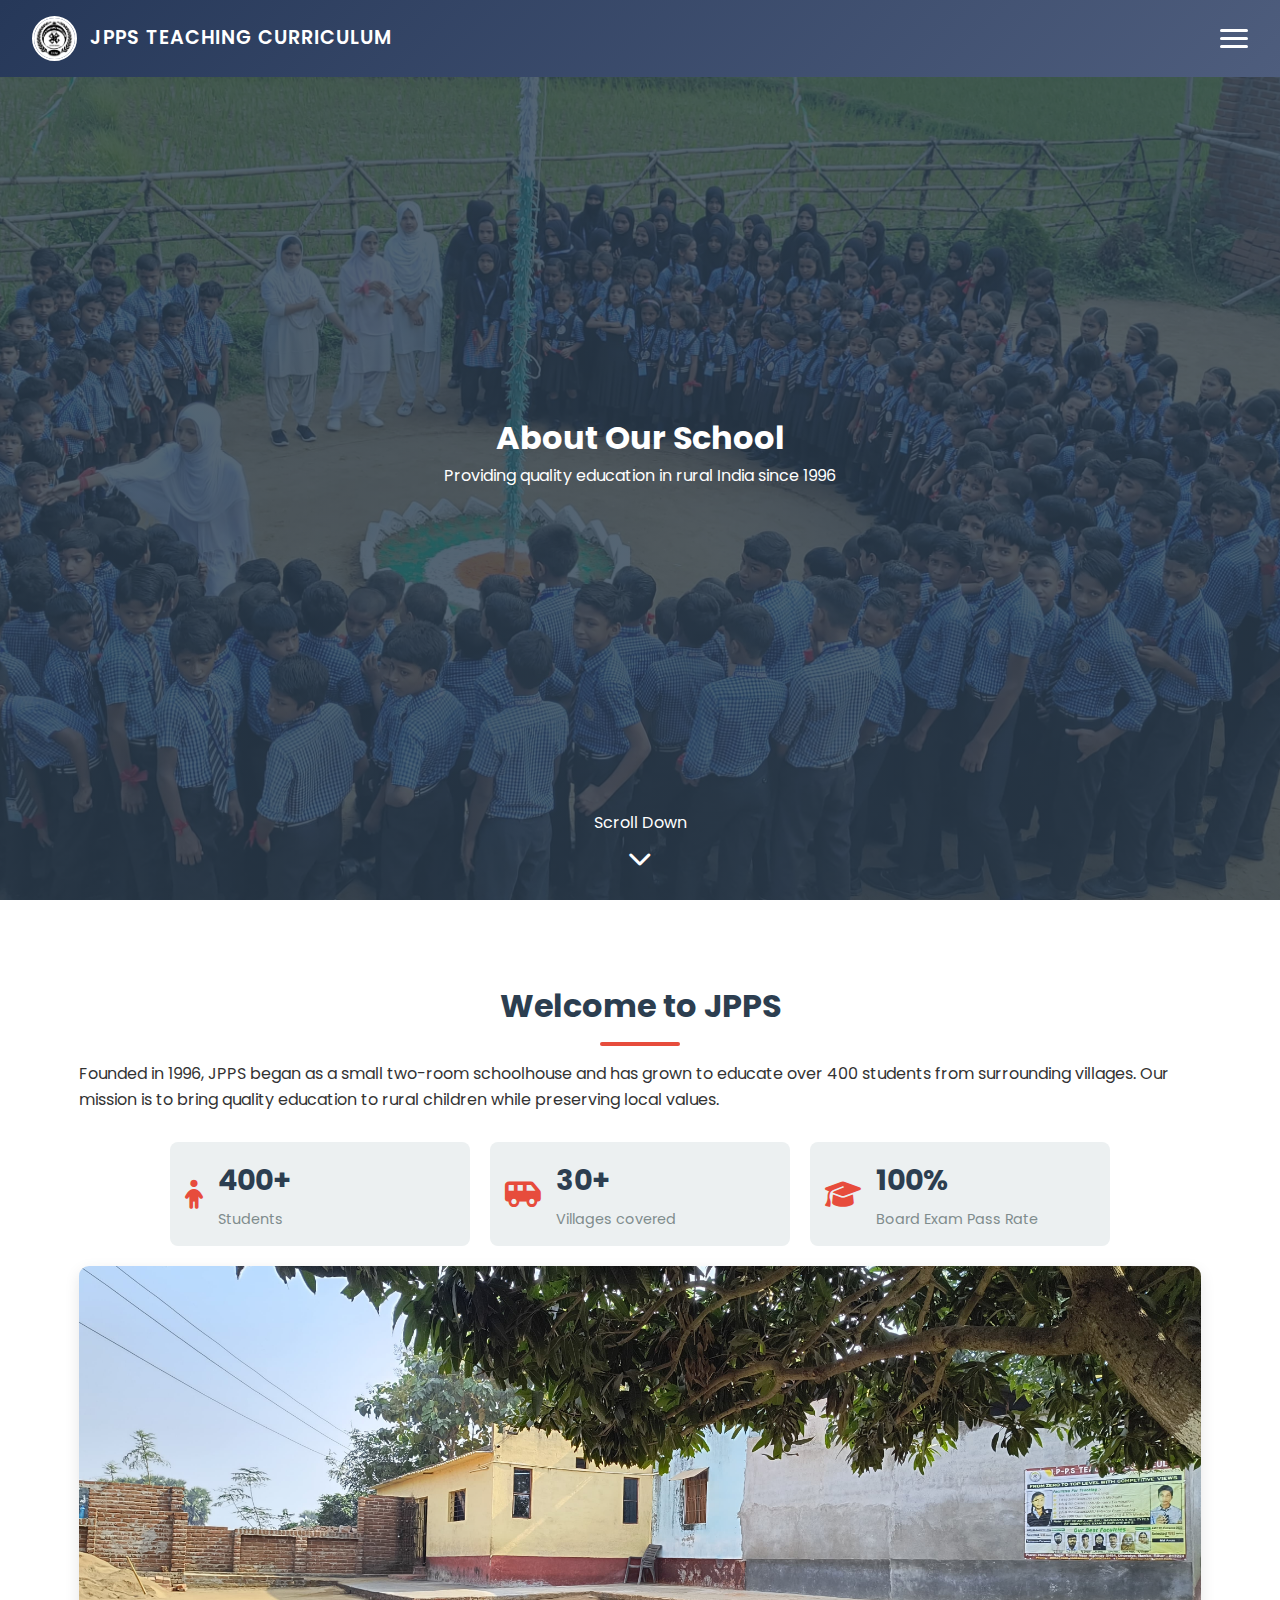
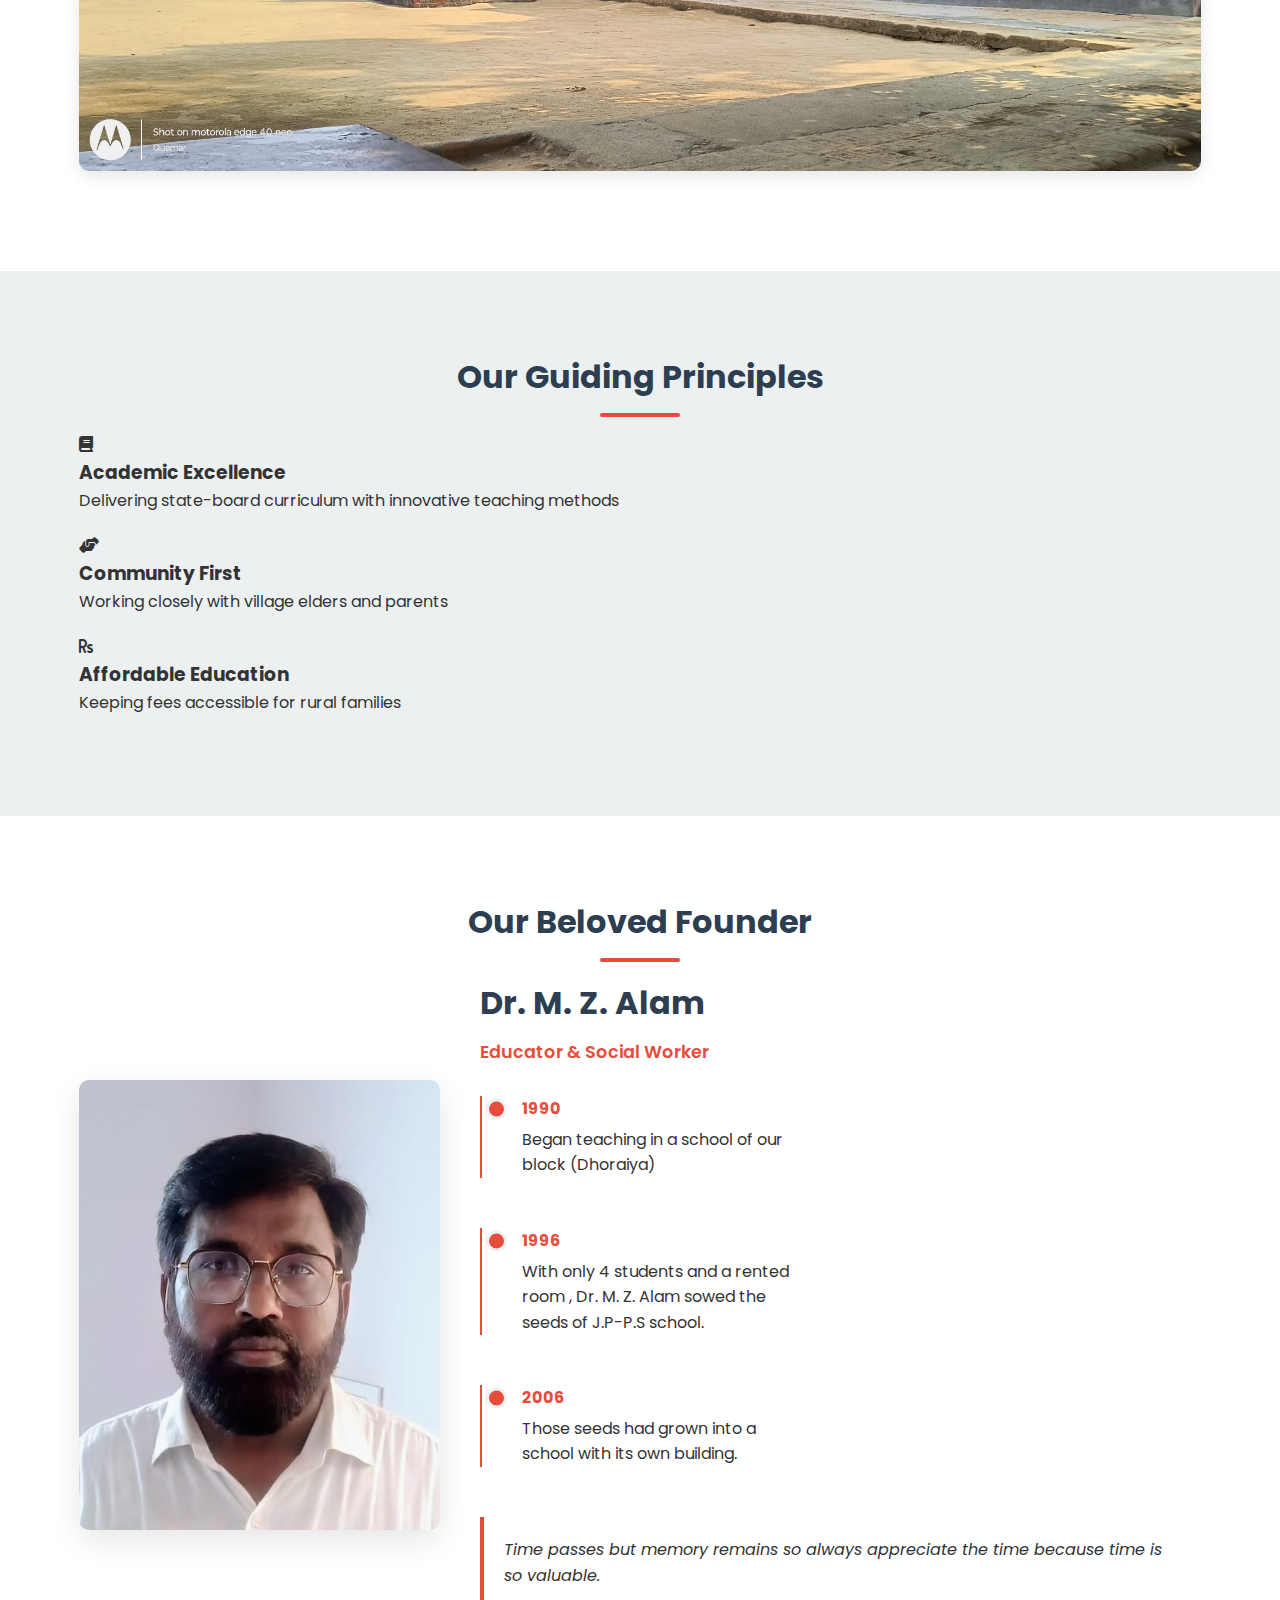
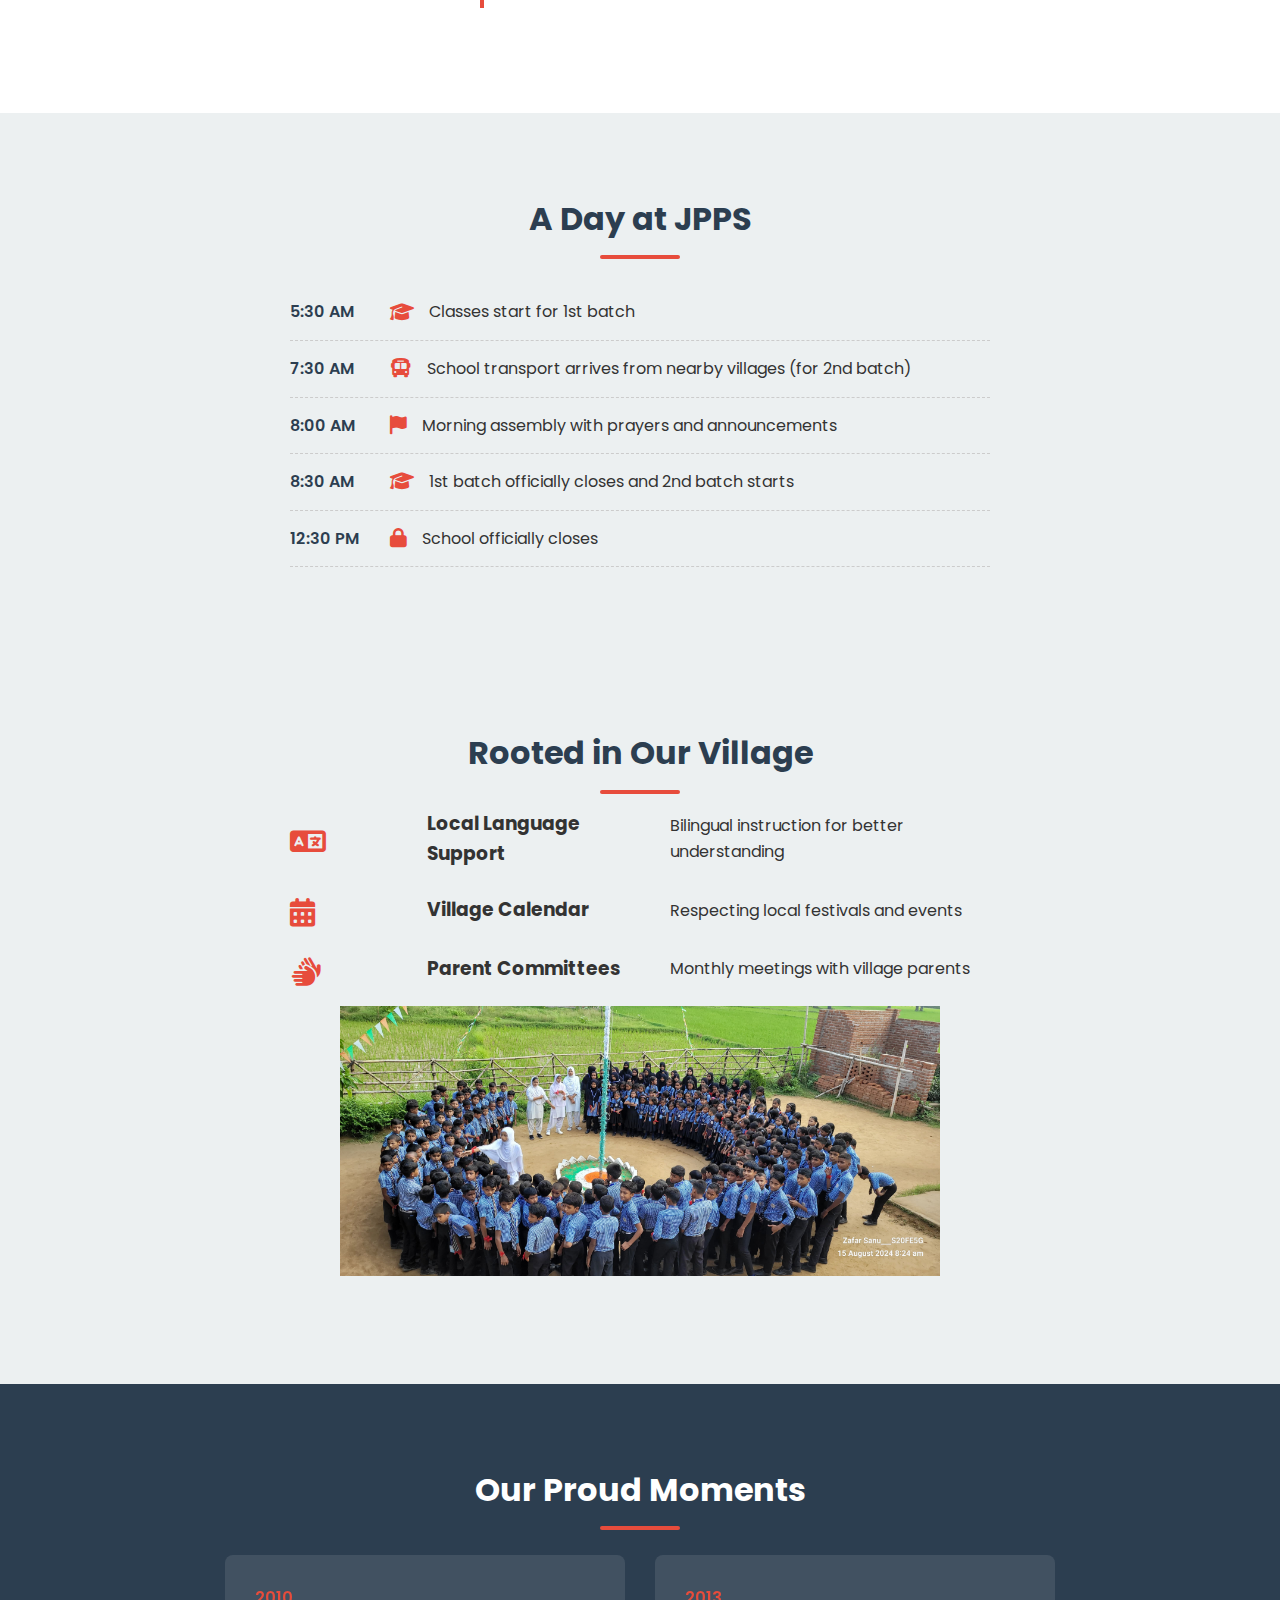
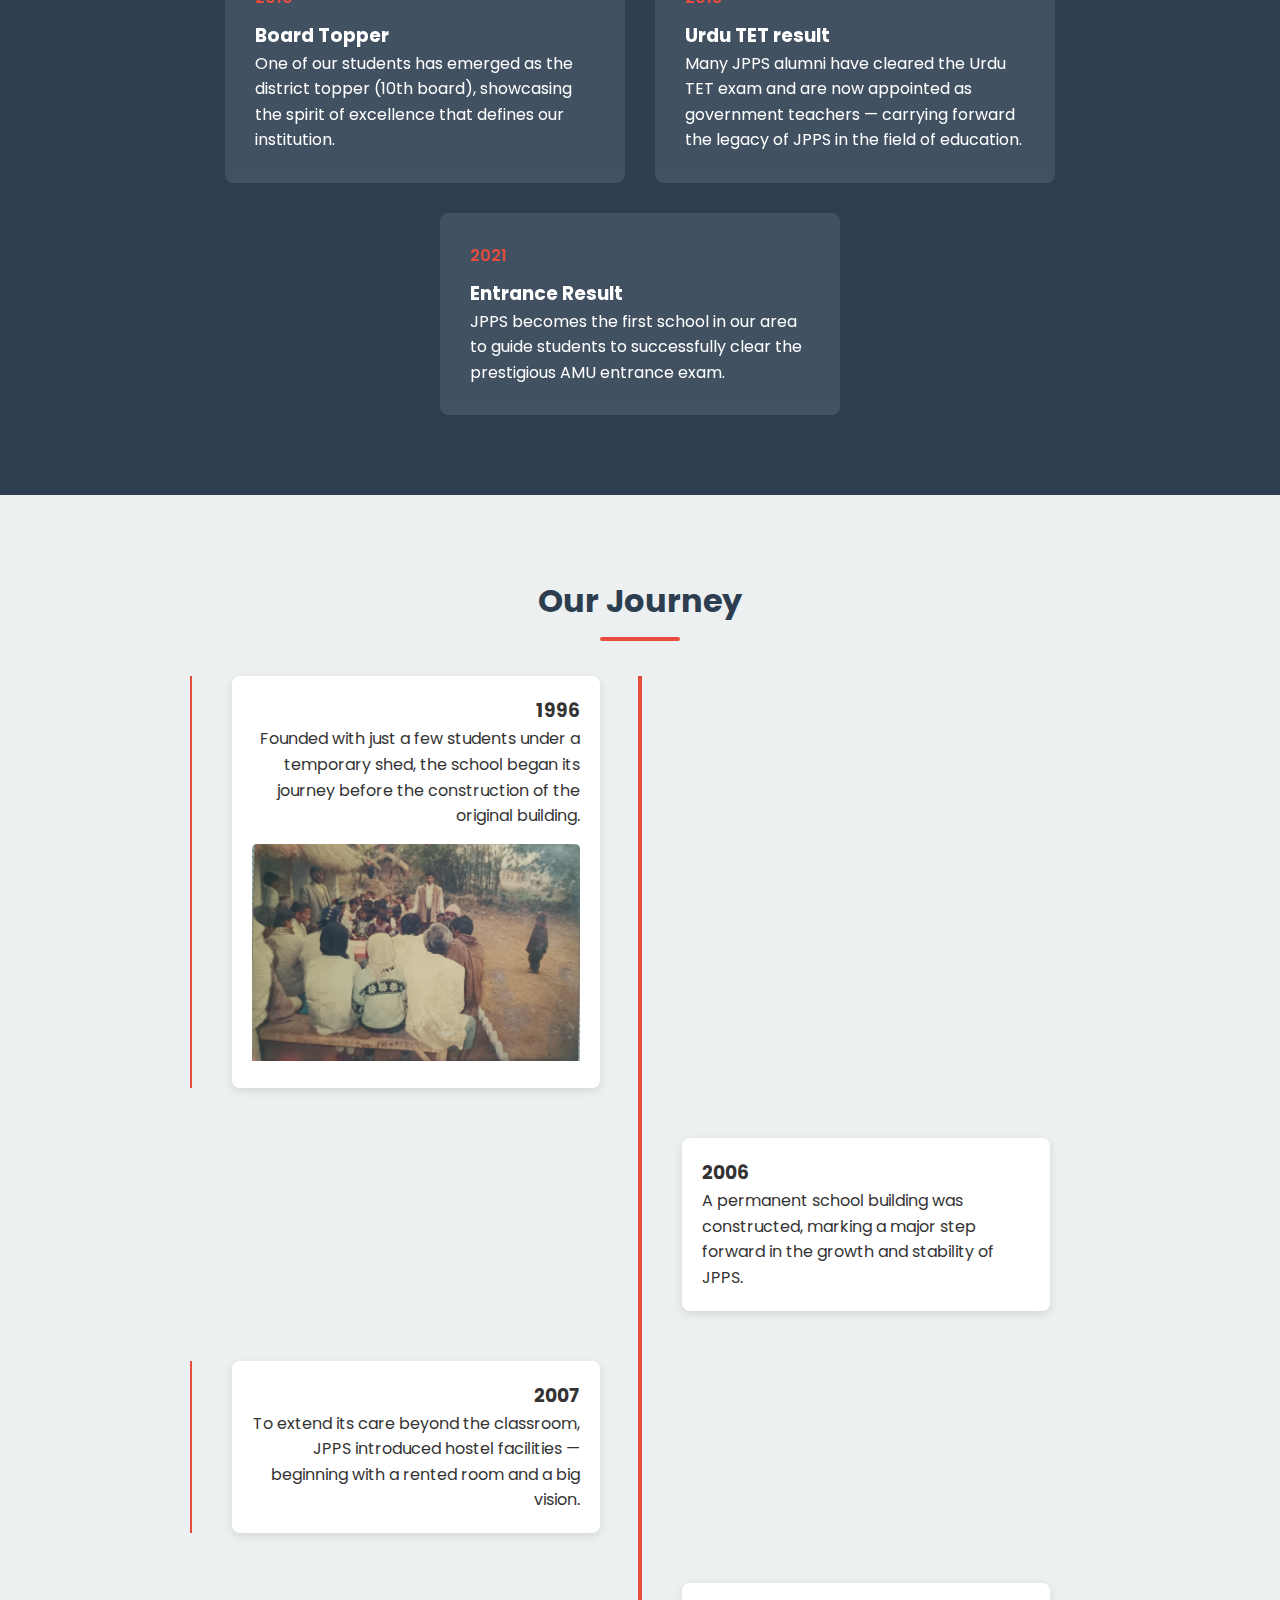
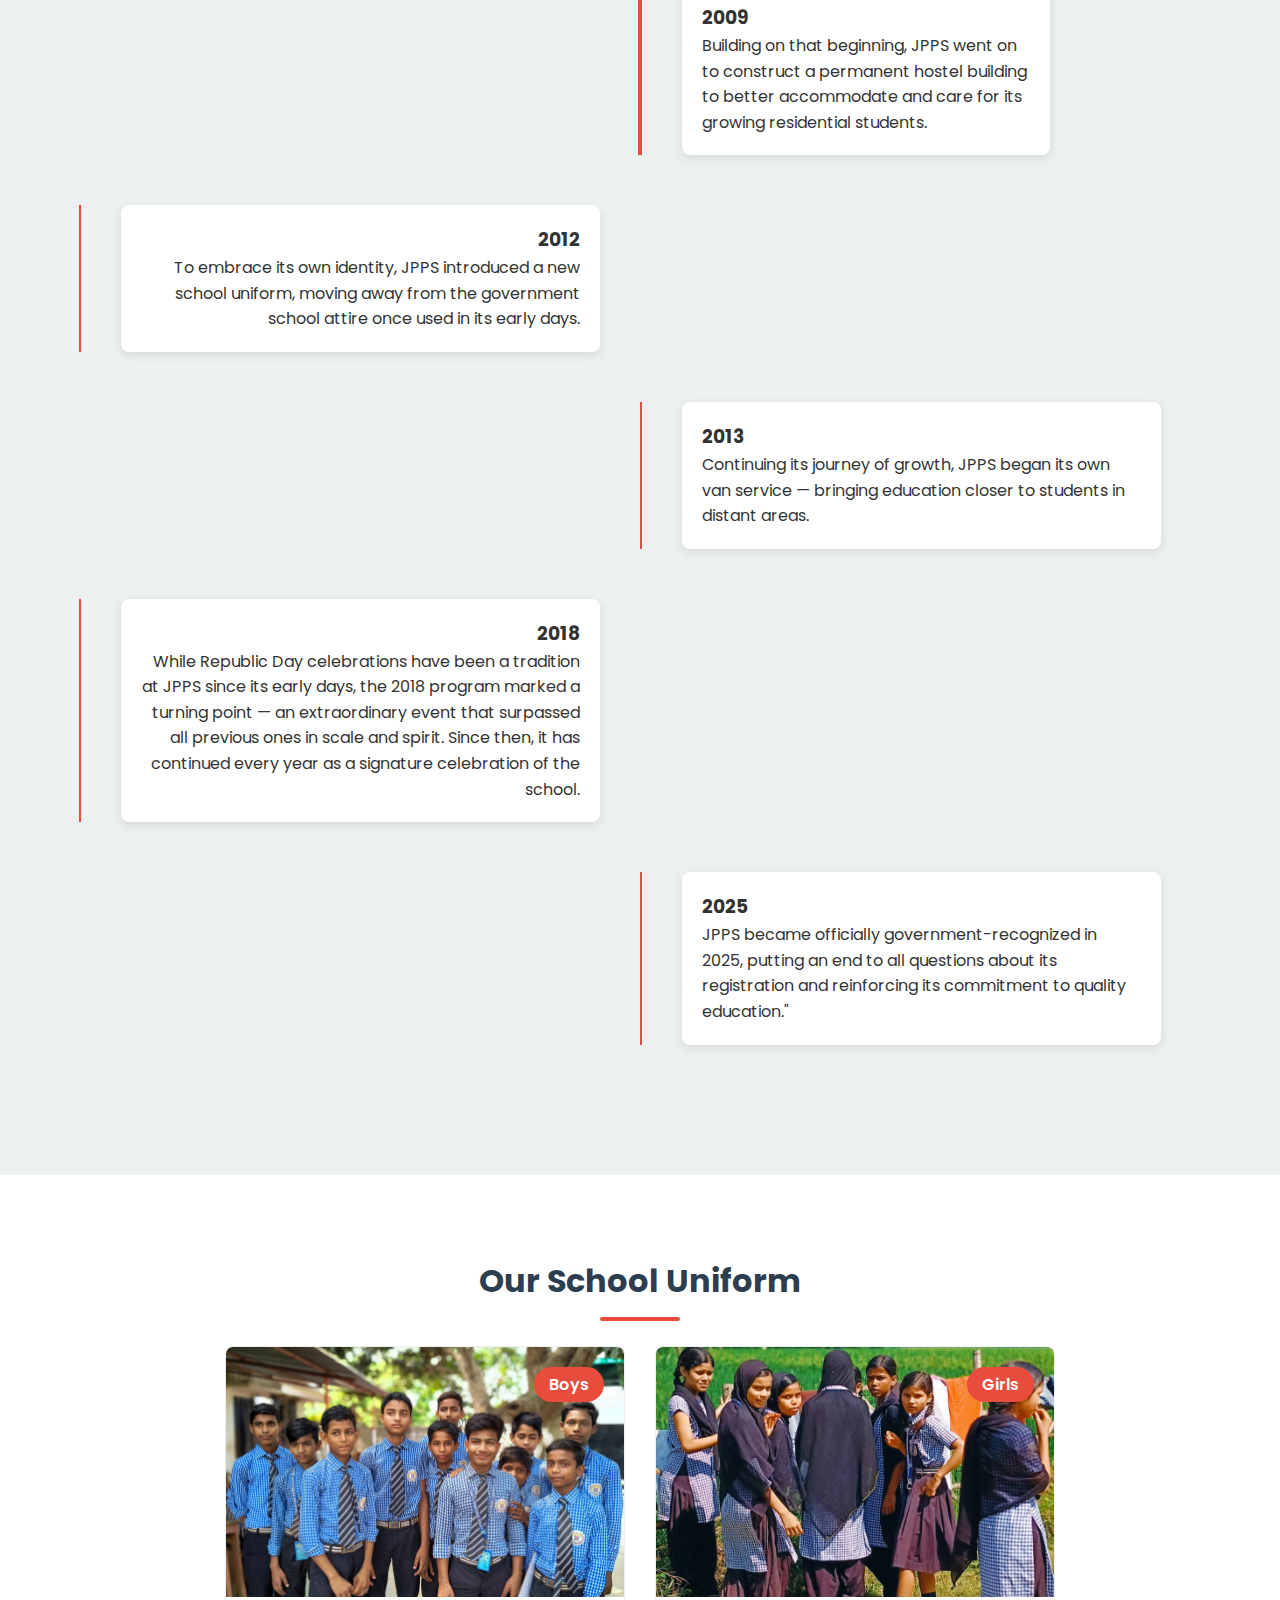
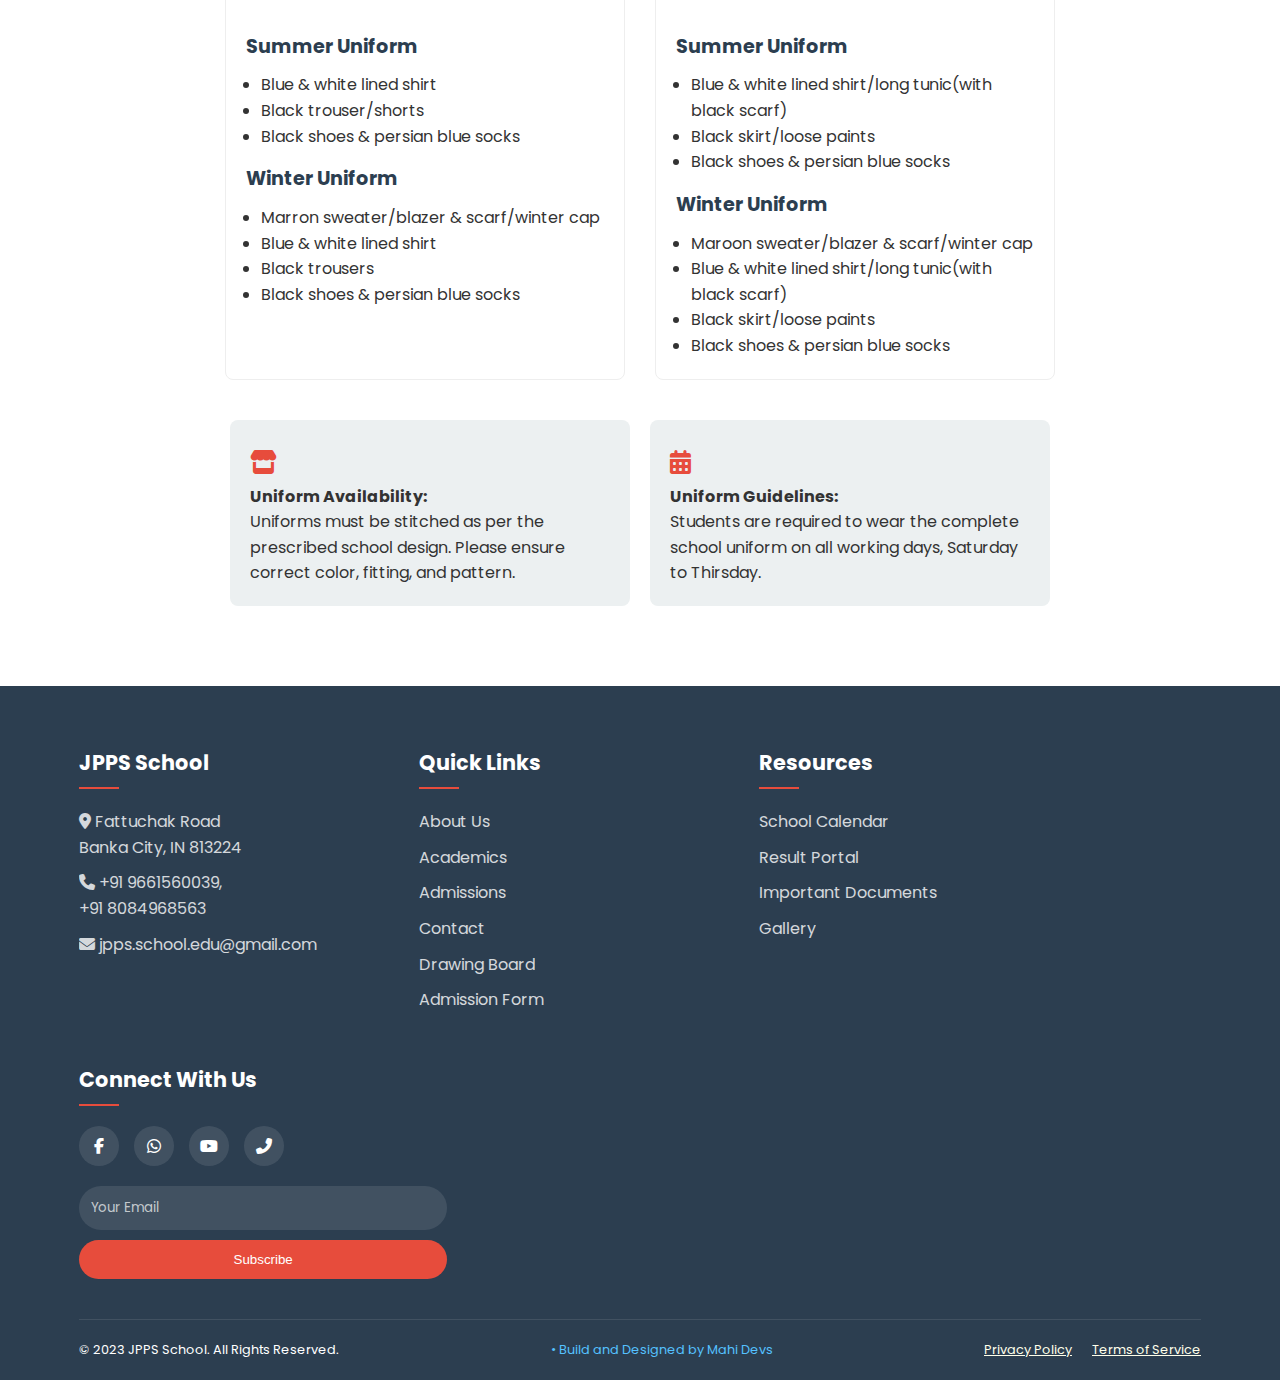
<file: about.html>
<!DOCTYPE html>
<html lang="en">
<head>
    <meta charset="UTF-8">
    <meta name="viewport" content="width=device-width, initial-scale=1.0">
    <title>About JPPS | School Since 1996</title>
    <link rel="stylesheet" href="https://cdnjs.cloudflare.com/ajax/libs/font-awesome/6.4.0/css/all.min.css">
    <link href="https://fonts.googleapis.com/css2?family=Poppins:wght@300;400;500;600;700&display=swap" rel="stylesheet">
    <link rel="stylesheet" href="css/main.css">
    
    <meta name="description" content="JPPS Teaching Curriculum is a unique school focused on nurturing creativity, discipline, and strong academic foundations from Nursery to Class 10. Learn more about our vision, values, and commitment to holistic education.">
  <meta name="keywords" content="JPPS, JPPS school, about jpps, jpps teaching curriculum">
  <meta name="robots" content="index, follow">
  <meta name="author" content="James Proneir">
  <meta property="og:title" content="J-P-P.S Teaching Curriculum">
  <meta property="og:description" content="JPPS Teaching Curriculum is a unique school focused on nurturing creativity, discipline, and strong academic foundations from Nursery to Class 10. Learn more about our vision, values, and commitment to holistic education.">
  <meta property="og:image" content="https://jpps-school.github.io/jpps/img/jpps_logo.webp" type="image/webp">
  <meta property="og:url" content="https://jpps-school.github.io/jpps/">
  <meta property="og:type" content="website">
  <link rel="icon" href="https://jpps-school.github.io/jpps/img/jpps_logo.webp" type="image/webp">
</head>
<body>
   <div class="preloader">
        <div class="loader"></div>
    </div>

    <!-- Navigation -->
    <header>
  <div class="logo-area">
    <img src="img/jpps_logo.webp" alt="School Logo" />
    <div class="school-name">JPPS TEACHING CURRICULUM</div>
  </div>
  <div class="menu-btn" onclick="toggleDrawer()">
    <span></span>
    <span></span>
    <span></span>
  </div>
</header>

<!-- Drawer -->
<div class="drawer" id="navDrawer">
  <h2>Menu</h2>
  <div class="link-cluster">
      <span>Home</span>
      <span onclick="toggleLinkCluster(this)">⟨</span>
      <div class="cluster-links">
          <a href="index.html#why-choose">Why Choose JPPS?</a>         
          <a href="index.html#our-principal">Our Principal</a>  
          <a href="index.html#faculty">Our Distinguished Faculty</a> 
          <a href="index.html#testimonials">Testimonials</a> 
           <a href="index.html#life-at-jpps">Life At JPPS</a> 
      </div>
  </div>
  <div class="link-cluster">
      <span>About Us</span>
      <span onclick="toggleLinkCluster(this)">⟨</span>
      <div class="cluster-links">
          <a href="about.html#guiding-principle">Our Guiding Principles</a>         
          <a href="about.html#founder">Our Beloved Founder</a>
          <a href="about.html#day-at-jpps">A Day at JPPS</a>
          <a href="about.html#proud-moments">Our Proud Moments</a>
          <a href="about.html#journey">Our Journey</a>
          <a href="about.html#school-uniform">School Uniform</a>
      </div>
  </div>
  <div class="link-cluster">
      <span>Acedamics & Curriculum</span>
      <span onclick="toggleLinkCluster(this)">⟨</span>
      <div class="cluster-links">
          <a href="curriculum.html#grade-level">Grade Level Curriculum</a>         
          <a href="curriculum.html#school-calender">School Calender</a>
          <a href="curriculum.html#allEvents">Upcoming Events</a>
          <a href="curriculum.html#teaching-methods">Innovative Teaching Methods</a>
          <a href="curriculum.html#assessment-system">Continuous Assessment System</a>
      </div>
  </div>
  <div class="link-cluster">
      <span>Admission Details</span>
      <span onclick="toggleLinkCluster(this)">⟨</span>
      <div class="cluster-links">
          <a href="admission.html#main-requirement">Essential Requirements</a>         
          <a href="admission.html#fee-structure">Complete Fee Structure</a>
          <a href="admission.html#book-price">Complete Book Policy</a>
          <a href="admission.html#child-need">What Your Child Needs</a>
      </div>
  </div>
  <div class="link-cluster">
      <span>Resources</span>
      <span onclick="toggleLinkCluster(this)">⟨</span>
      <div class="cluster-links">
          <a href="resource.html#daily-updates">Daily Updates</a>         
          <a href="resource.html#important-documents">Important Documents</a>
          <a href="resource.html#daily-homework">Homework & assignment</a>
          <a href="admission.html#child-need">What Your Child Needs</a>
      </div>
  </div>
  <a href="facility.html">School Facility</a>
  <div class="link-cluster">
      <span>Gallery</span>
      <span onclick="toggleLinkCluster(this)">⟨</span>
      <div class="cluster-links">
          <a href="gallery.html#school-videos">School Videos</a>         
          <a href="gallery.html#photo-collection">Photo Collection</a>
          <a href="gallery.html#alumni-stories">Alumni Stories</a>
      </div>
  </div>
  <div class="link-cluster">
      <span>Apply</span>
      <span onclick="toggleLinkCluster(this)">⟨</span>
      <div class="cluster-links">
          <a href="apply.html#admission-steps">Three Steps for Admission</a>         
          <a href="apply.html#application-form">Admission Form</a>
          <a href="apply.html#affordable-fee">Affordable Fee Structure (overview)</a>
      </div>
  </div>
  <div class="link-cluster">
      <span>Contact</span>
      <span onclick="toggleLinkCluster(this)">⟨</span>
      <div class="cluster-links">
          <a href="contact.html#connect-with-us">Directly Connect With Us</a>         
          <a href="contact.html#school-location">School Location</a>   
          <a href="contact.html#department-contacts">Department Contacts</a>   
          <a href="contact.html#contact-form">Contact Form</a>   
          <a href="contact.html#faq">FAQ</a>   
      </div>
  </div>
</div>

<!-- Optional overlay -->
<div class="overlay" id="drawerOverlay" onclick="toggleDrawer()"></div>

    <!-- Hero Section -->
    <section class="hero">
        <div class="hero-content">
            <h1>About Our School</h1>
            <p>Providing quality education in rural India since 1996</p> 
        </div>
        <div class="hero-scroll">
            <span>Scroll Down</span>
            <i class="fas fa-chevron-down"></i>
        </div>
    </section>

    <!-- School Introduction -->
    <section class="school-intro">
        <div class="container">
            <div class="intro-content">
                <div class="intro-text">
                    <h2 class="section-title">Welcome to JPPS</h2>
                    <p>Founded in 1996, JPPS began as a small two-room schoolhouse and has grown to educate over 400 students from surrounding villages. Our mission is to bring quality education to rural children while preserving local values.</p>
                    
                    <div class="key-facts">
                        <div class="fact-item">
                            <i class="fas fa-child"></i>
                            <div>
                                <h3>400+</h3>
                                <p>Students</p>
                            </div>
                        </div>
                        <div class="fact-item">
                            <i class="fas fa-van-shuttle"></i>
                            <div>
                                <h3>30+</h3>
                                <p>Villages covered</p>
                            </div>
                        </div>
                        <div class="fact-item">
                            <i class="fas fa-graduation-cap"></i>
                            <div>
                                <h3>100%</h3>
                                <p>Board Exam Pass Rate</p>
                            </div>
                        </div>
                    </div>
                </div>              
            </div>
            <div class="intro-image">
                    <img src="img/nature/nature5.jpg" alt="JPPS School Building">                
            </div>
        </div>
    </section>

    <!-- Core Values -->
    <section class="values-section">
        <div class="container" id="guiding-principle">
            <h2 class="section-title">Our Guiding Principles</h2>
            <div class="values-grid">
                <div class="value-card">
                    <i class="fas fa-book"></i>
                    <h3>Academic Excellence</h3>
                    <p>Delivering state-board curriculum with innovative teaching methods</p>
                </div>
                <div class="value-card">
                    <i class="fas fa-hands-helping"></i>
                    <h3>Community First</h3>
                    <p>Working closely with village elders and parents</p>
                </div>
                <div class="value-card">
                    <i class="fas fa-rupee-sign"></i>
                    <h3>Affordable Education</h3>
                    <p>Keeping fees accessible for rural families</p>
                </div>
            </div>
        </div>
    </section>

    <!-- Founder Section -->
    <section id="founder" class="founder-section">
        <div class="container">
            <h2 class="section-title">Our Beloved Founder</h2>
            <div class="founder-content">
                <div class="founder-image">
                    <img src="img/founder.jpg" alt="Dr. M. Z. Alam, Founder">
                </div>
                <div class="founder-details">
                    <h3>Dr. M. Z. Alam</h3>
                    <p class="founder-title">Educator & Social Worker</p>
                    
                    <div class="founder-timeline">
                        <div class="timeline-item">
                            <h4>1990</h4>
                            <p>Began teaching in a school of our block (Dhoraiya)</p>
                        </div>
                        <div class="timeline-item">
                            <h4>1996</h4>
                            <p>With only 4 students and a rented room , Dr. M. Z. Alam sowed the seeds of J.P-P.S school.</p>
                        </div>
                        <div class="timeline-item">
                            <h4>2006</h4>
                            <p>Those seeds had grown into a school with its own building.</p>
                        </div>
                    </div>
                    
                    <blockquote>
                        Time passes but memory remains so always appreciate the time because time is so valuable.
                    </blockquote>
                </div>
            </div>
        </div>
    </section>

    <!-- Daily School Life -->
    <section class="daily-life" id="day-at-jpps">
        <div class="container">
            <h2 class="section-title">A Day at JPPS</h2>
            <div class="schedule">
                <div class="schedule-item">
                    <div class="time">5:30 AM</div>
                    <div class="activity">
                        <i class="fas fa-graduation-cap"></i>
                        <p>Classes start for 1st batch</p>
                    </div>
                </div>
                <div class="schedule-item">
                    <div class="time">7:30 AM</div>
                    <div class="activity">
                        <i class="fas fa-bus"></i>
                        <p>School transport arrives from nearby villages (for 2nd batch)</p>
                    </div>
                </div>
                <div class="schedule-item">
                    <div class="time">8:00 AM</div>
                    <div class="activity">
                        <i class="fas fa-flag"></i>
                        <p>Morning assembly with prayers and announcements</p>
                    </div>
                </div>
                <div class="schedule-item">
                    <div class="time">8:30 AM</div>
                    <div class="activity">
                        <i class="fas fa-graduation-cap"></i>
                        <p>1st batch officially closes and 2nd batch starts</p>
                    </div>
                </div>
                <!-- More schedule items -->
                <div class="schedule-item">
                    <div class="time">12:30 PM</div>
                    <div class="activity">
                        <i class="fas fa-lock"></i>
                        <p>School officially closes</p>
                    </div>
                </div>
            </div>
        </div>
    </section>

    <!-- Community Connect -->
    <section class="community-section">
        <div class="container">
            <h2 class="section-title">Rooted in Our Village</h2>
            <div class="community-content">
                <div class="community-features">
                    <div class="feature">
                        <i class="fas fa-language"></i>
                        <h3>Local Language Support</h3>
                        <p>Bilingual instruction for better understanding</p>
                    </div>
                    <div class="feature">
                        <i class="fas fa-calendar-alt"></i>
                        <h3>Village Calendar</h3>
                        <p>Respecting local festivals and events</p>
                    </div>
                    <div class="feature">
                        <i class="fas fa-hands"></i>
                        <h3>Parent Committees</h3>
                        <p>Monthly meetings with village parents</p>
                    </div>
                </div>                
            </div>
            <div class="community-image">
                    <img src="img/nature/nature3.jpg" alt="JPPS students in village">
            </div>
        </div>
    </section>

    <!-- School Achievements -->
    <section class="achievements" id="proud-moments">
        <div class="container">
            <h2 class="section-title">Our Proud Moments</h2>
            <div class="achievement-cards">
                <div class="achievement-card">
                    <div class="year">2010</div>
                    <h3>Board Topper</h3>
                    <p>One of our students has emerged as the district topper (10th board), showcasing the spirit of excellence that defines our institution.</p>
                </div>
                <div class="achievement-card">
                    <div class="year">2013</div>
                    <h3>Urdu TET result</h3>
                    <p>Many JPPS alumni have cleared the Urdu TET exam and are now appointed as government teachers — carrying forward the legacy of JPPS in the field of education.</p>
                </div>
                <div class="achievement-card">
                    <div class="year">2021</div>
                    <h3>Entrance Result</h3>
                    <p>JPPS becomes the first school in our area to guide students to successfully clear the prestigious AMU entrance exam.</p>
                </div>
            </div>
        </div>
    </section>
    
    <!-- School History Timeline -->
<section class="history-section" id="journey">
    <div class="container">
        <h2 class="section-title">Our Journey</h2>
        
        <div class="history-timeline">
            <div class="timeline-bar"></div>
            
            <div class="timeline-item left">
                <div class="timeline-content">
                    <h3>1996</h3>
                    <p>Founded with just a few students under a temporary shed, the school began its journey before the construction of the original building.</p>
                    <div class="timeline-image">
                        <img src="img/nature/nature13.jpg" alt="Original school building">
                    </div>
                </div>
            </div>
            
            <div class="timeline-item right">
                <div class="timeline-content">
                    <h3>2006</h3>
                    <p>A permanent school building was constructed, marking a major step forward in the growth and stability of JPPS.</p>
                </div>
            </div>
            
            <div class="timeline-item left">
                <div class="timeline-content">
                    <h3>2007</h3>
                    <p>To extend its care beyond the classroom, JPPS introduced hostel facilities — beginning with a rented room and a big vision.</p>
                </div>
            </div>
            
            <div class="timeline-item right">
                <div class="timeline-content">
                    <h3>2009</h3>
                    <p>Building on that beginning, JPPS went on to construct a permanent hostel building to better accommodate and care for its growing residential students.</p>                   
                    </div>
                </div>
            </div>
            
            <div class="timeline-item left">
                <div class="timeline-content">
                    <h3>2012</h3>
                    <p>To embrace its own identity, JPPS introduced a new school uniform, moving away from the government school attire once used in its early days.</p>
                </div>
            </div>
            
            <div class="timeline-item right">
                <div class="timeline-content">
                    <h3>2013</h3>
                    <p>Continuing its journey of growth, JPPS began its own van service — bringing education closer to students in distant areas.</p>
                </div>
            </div>
            
            <div class="timeline-item left">
                <div class="timeline-content">
                    <h3>2018</h3>
                    <p>While Republic Day celebrations have been a tradition at JPPS since its early days, the 2018 program marked a turning point — an extraordinary event that surpassed all previous ones in scale and spirit. Since then, it has continued every year as a signature celebration of the school.</p>
                </div>
            </div>
            
            <div class="timeline-item right">
                <div class="timeline-content">
                    <h3>2025</h3>
                    <p>JPPS became officially government-recognized in 2025, putting an end to all questions about its registration and reinforcing its commitment to quality education."</p>
                </div>
            </div>
        </div>
    </div>
</section>

<!-- School Uniform Section -->
<section class="uniform-section" id="school-uniform">
    <div class="container">
        <h2 class="section-title">Our School Uniform</h2>
        <div class="uniform-grid">
            <!-- Boys Uniform -->
            <div class="uniform-card">
                <div class="uniform-image">
                    <img src="img/nature/nature9.jpg" alt="Boys uniform">
                    <div class="uniform-badge">Boys</div>
                </div>
                <div class="uniform-details">
                    <h3>Summer Uniform</h3>
                    <ul>
                        <li>Blue & white lined shirt</li>
                        <li>Black trouser/shorts</li>
                        <li>Black shoes & persian blue socks</li>
                    </ul>
                    
                    <h3>Winter Uniform</h3>
                    <ul>
                        <li>Marron sweater/blazer & scarf/winter cap</li>
                        <li>Blue & white lined shirt</li>
                        <li>Black trousers</li>
                        <li>Black shoes & persian blue socks</li>
                    </ul>
                </div>
            </div>
            
            <!-- Girls Uniform -->
            <div class="uniform-card">
                <div class="uniform-image">
                    <img src="img/sports/sports2.jpg" alt="Girls uniform">
                    <div class="uniform-badge">Girls</div>
                </div>
                <div class="uniform-details">
                    <h3>Summer Uniform</h3>
                    <ul>
                        <li>Blue & white lined shirt/long tunic(with black scarf)</li>
                        <li>Black skirt/loose paints</li>
                        <li>Black shoes & persian blue socks</li>
                    </ul>
                    
                    <h3>Winter Uniform</h3>
                    <ul>
                        <li>Maroon sweater/blazer & scarf/winter cap</li>
                        <li>Blue & white lined shirt/long tunic(with black scarf)</li>
                        <li>Black skirt/loose paints</li>
                        <li>Black shoes & persian blue socks</li>
                    </ul>
                </div>
            </div>
        </div>
        
        <div class="uniform-notes">
    <div class="note-card">
        <i class="fas fa-store"></i>
        <h4>Uniform Availability:</h4>
        <p>Uniforms must be stitched as per the prescribed school design. Please ensure correct color, fitting, and pattern.</p>
    </div>
    <div class="note-card">
        <i class="fas fa-calendar-alt"></i>
        <h4>Uniform Guidelines:</h4>
        <p>Students are required to wear the complete school uniform on all working days, Saturday to Thirsday.</p>
    </div>
</div>
    </div>
</section>

    <!-- Same footer as before -->
    <footer class="footer">
        <div class="container">
            <div class="footer-grid">
                <div class="footer-col">
                    <h3>JPPS School</h3>
                    <p><i class="fas fa-map-marker-alt"></i> Fattuchak Road<br>Banka City, IN 813224</p>
                    <p><i class="fas fa-phone"></i> +91 9661560039,<br>+91 8084968563</p>
                    <p><i class="fas fa-envelope"></i> jpps.school.edu@gmail.com</p>
                </div>
                <div class="footer-col">
                    <h3>Quick Links</h3>
                    <ul>
                        <li><a href="about.html">About Us</a></li>
                        <li><a href="curriculum.html">Academics</a></li>
                        <li><a href="admission.html">Admissions</a></li>
                        <li><a href="contact.html">Contact</a></li>
                        <li><a href="https://jpps-school.github.io/drawing-board">Drawing Board</a></li>
                        <li><a href="apply.html#application-form">Admission Form</a></li>
                    </ul>
                </div>
                <div class="footer-col">
                    <h3>Resources</h3>
                    <ul>
                        <li><a href="curriculum.html#school-calender">School Calendar</a></li>
                        <li><a href="https://jpps-resultportal.onrender.com">Result Portal</a></li>
                        <li><a href="resource.html#important-documents">Important Documents</a></li>
                        <li><a href="gallery.html">Gallery</a></li>
                    </ul>
                </div>
                <div class="footer-col">
                    <h3>Connect With Us</h3>
                    <div class="social-links">
                        <a href="https://www.facebook.com/profile.php?id=100054614447260" target="_blank"><i class="fab fa-facebook-f"></i></a>
                        <a href="https://wa.me/9661716014" target="_blank" rel="noopener noreferrer"><i class="fab fa-whatsapp"></i></a>
                        <a href="https://youtube.com/@j.p-p.s___team?si=xop_phLMwGV3TeU0" target="_blank"><i class="fab fa-youtube"></i></a>
                        <a href="tel:+919661716014"><i class="fas fa-phone-alt"></i></a>
                    </div>
                    <form id="subscriptionForm">
                      <div class="newsletter">
                        <input type="text" name="formType" value="subscription" hidden>
                        <input type="email" placeholder="Your Email" name="email" required>
                        <button class="subscribe-btn" type="submit">Subscribe</button>
                      </div>
                    </form>
                </div>
            </div>
            <div class="footer-bottom">
                <p>&copy; 2023 JPPS School. All Rights Reserved.</p>
                <a href="https://wa.me/+919661854282" style="text-decoration:none;"><p style="color:#55c1ff">• Build and Designed by Mahi Devs</p></a>
                <div class="footer-links">
                    <a href="privacy-policy.html">Privacy Policy</a>
                    <a href="terms-condition.html">Terms of Service</a>
                </div>
            </div>
        </div>
    </footer>

    
    
    <script src="js/sidePages.js"></script>
</body>
</html>
</file>
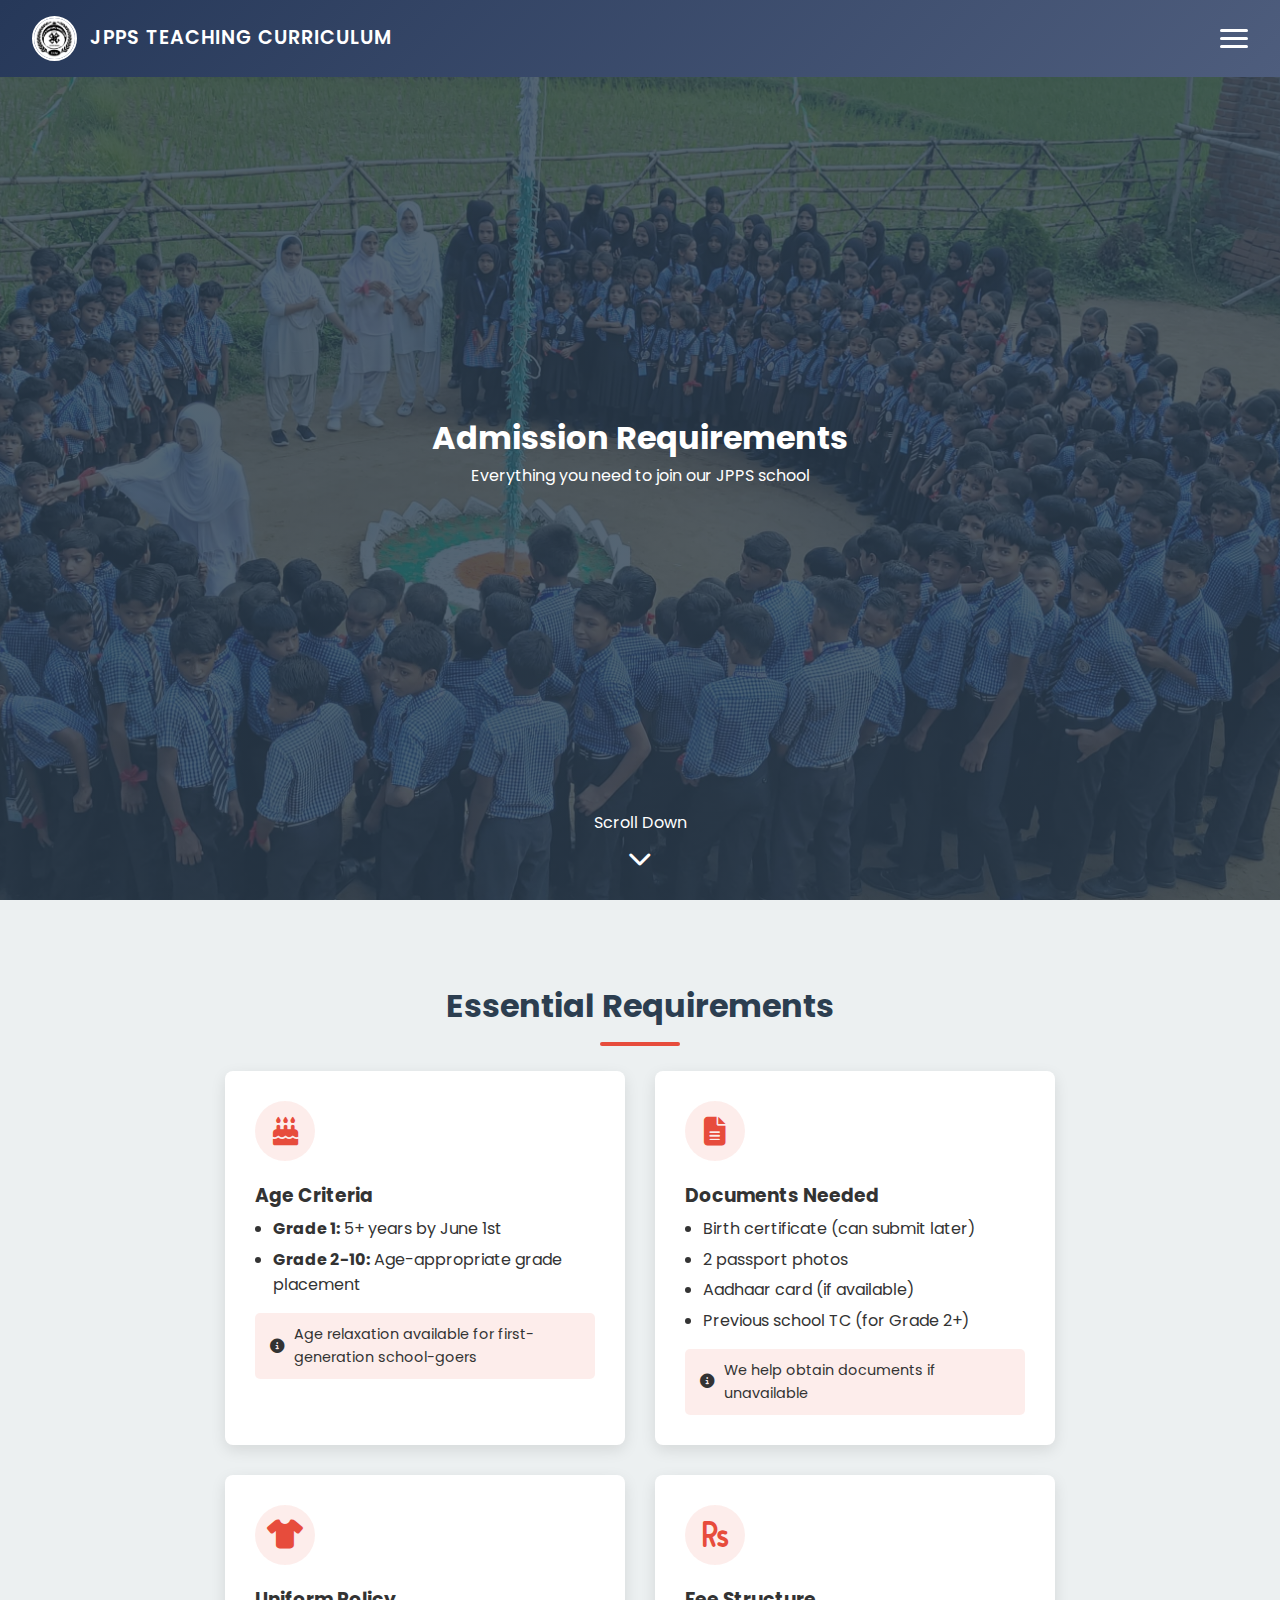
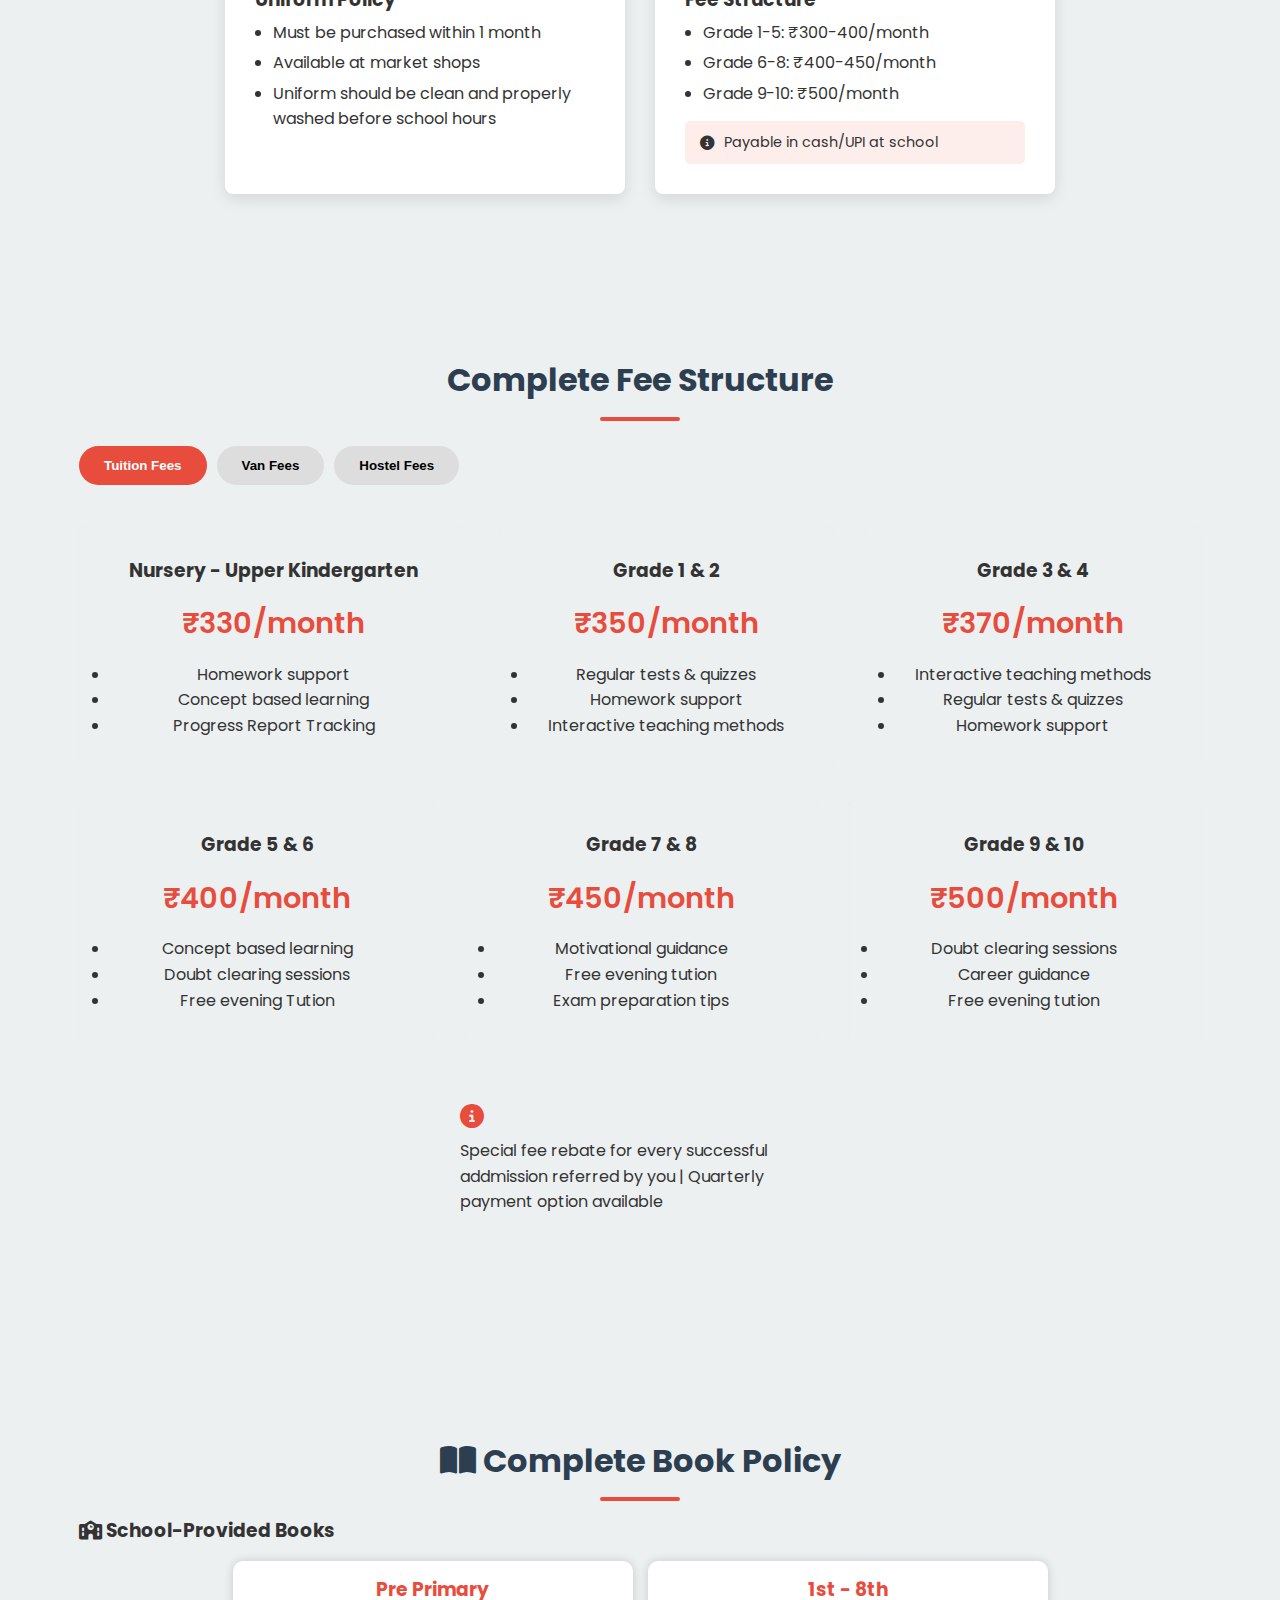
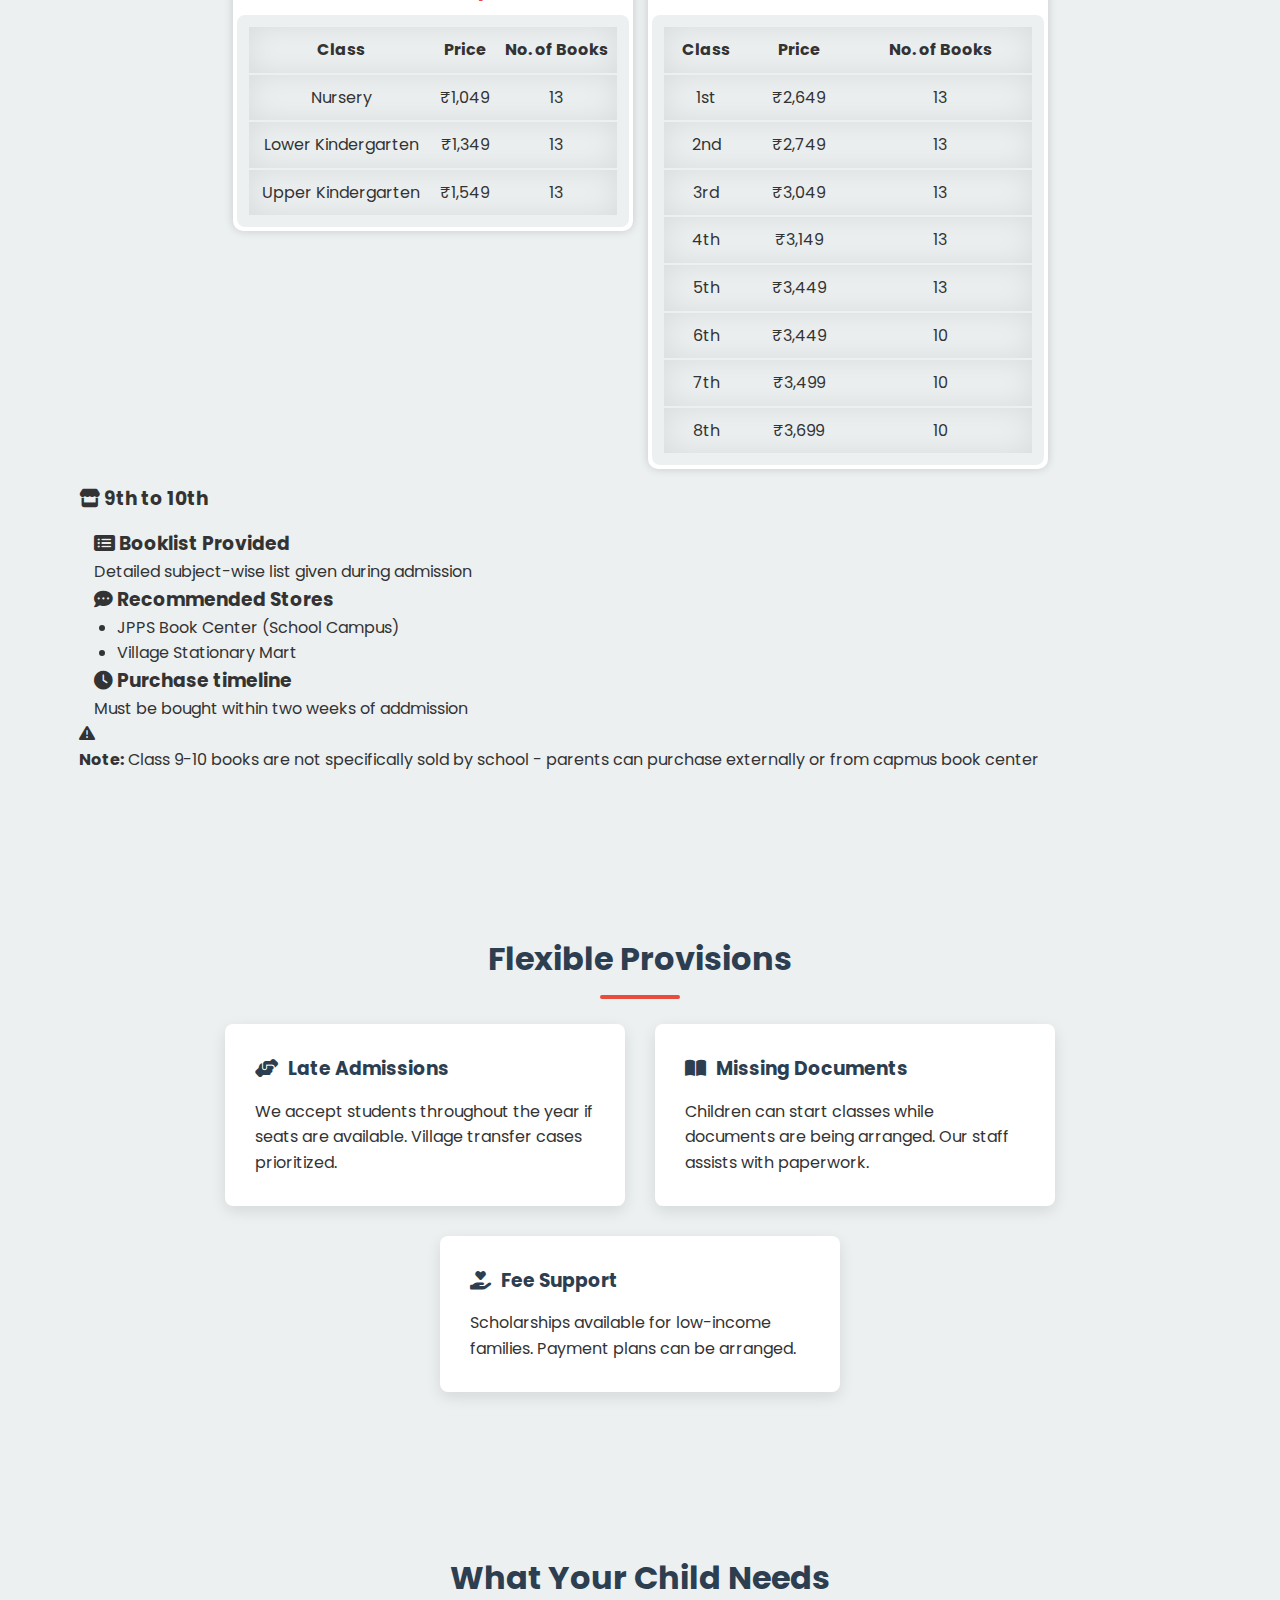
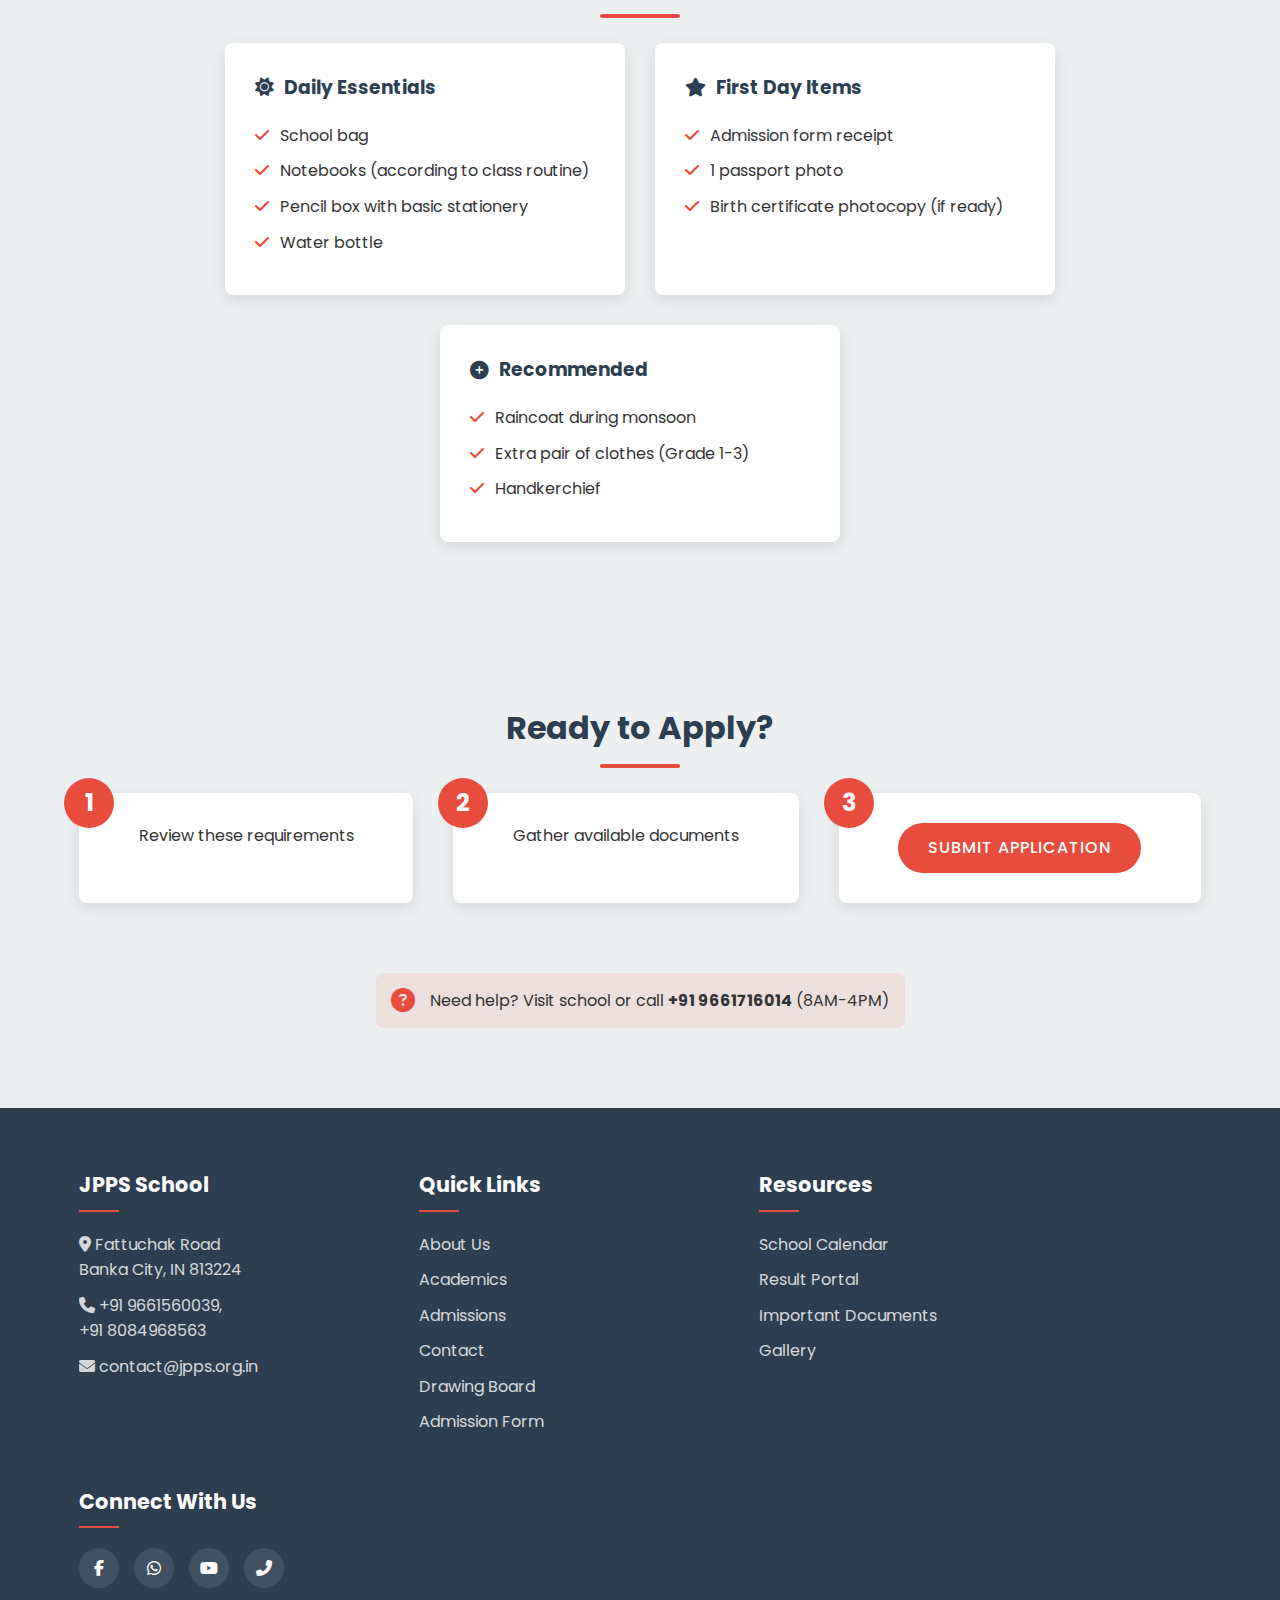
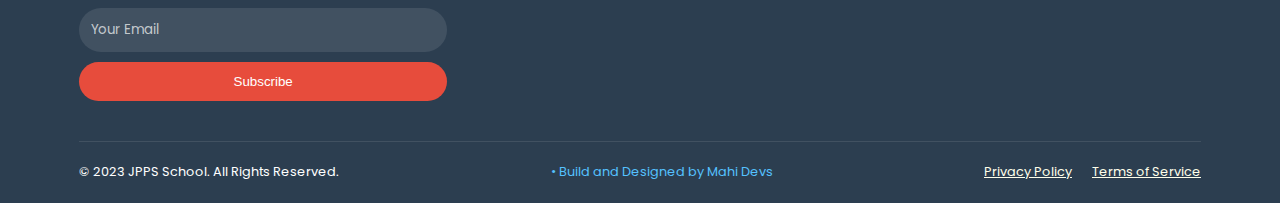
<file: admission.html>
<!DOCTYPE html>
<html lang="en">
<head>
    <meta charset="UTF-8">
    <meta name="viewport" content="width=device-width, initial-scale=1.0">
    <title>Admission Requirements | JPPS Teaching Curriculum</title>
    <link rel="stylesheet" href="https://cdnjs.cloudflare.com/ajax/libs/font-awesome/6.4.0/css/all.min.css">
    <link href="https://fonts.googleapis.com/css2?family=Poppins:wght@300;400;500;600;700&display=swap" rel="stylesheet">
    <link rel="stylesheet" href="css/main.css">
    
    <meta name="description" content="Find all admission details for JPPS School – eligibility, age criteria, required documents, and how to apply for Nursery to Class 10." />
  <meta name="keywords" content="JPPS, JPPS school, about jpps, jpps teaching curriculum">
  <meta name="robots" content="index, follow">
  <meta name="author" content="James Proneir">
  <meta property="og:title" content="J-P-P.S Teaching Curriculum">
  <meta property="og:description" content="Find all admission details for JPPS School – eligibility, age criteria, required documents, and how to apply for Nursery to Class 10.">
  <meta property="og:image" content="https://jpps.org.in/img/jpps_logo.webp" type="image/webp">
  <meta property="og:url" content="https://jpps.org.in/">
  <meta property="og:type" content="website">
  <link rel="icon" href="https://jpps.org.in/img/jpps_logo.webp" type="image/webp">
<!-- Google tag (gtag.js) -->
<script async src="https://www.googletagmanager.com/gtag/js?id=G-DPGJE935GD"></script>
<script>
  window.dataLayer = window.dataLayer || [];
  function gtag(){dataLayer.push(arguments);}
  gtag('js', new Date());

  gtag('config', 'G-DPGJE935GD');
</script>

</head>
<body>
   <div class="preloader">
        <div class="loader"></div>
    </div>

    <!-- Navigation -->
    <header>
  <div class="logo-area">
    <img src="img/jpps_logo.webp" alt="School Logo" />
    <div class="school-name">JPPS TEACHING CURRICULUM</div>
  </div>
  <div class="menu-btn" onclick="toggleDrawer()">
    <span></span>
    <span></span>
    <span></span>
  </div>
</header>

<!-- Drawer -->
<div class="drawer" id="navDrawer">
  <h2>Menu</h2>
  <div class="link-cluster">
      <span>Home</span>
      <span onclick="toggleLinkCluster(this)">⟨</span>
      <div class="cluster-links">
          <a href="index.html#why-choose">Why Choose JPPS?</a>         
          <a href="index.html#our-principal">Our Principal</a>  
          <a href="index.html#faculty">Our Distinguished Faculty</a> 
          <a href="index.html#testimonials">Testimonials</a> 
           <a href="index.html#life-at-jpps">Life At JPPS</a> 
      </div>
  </div>
  <div class="link-cluster">
      <span>About Us</span>
      <span onclick="toggleLinkCluster(this)">⟨</span>
      <div class="cluster-links">
          <a href="about.html#guiding-principle">Our Guiding Principles</a>         
          <a href="about.html#founder">Our Beloved Founder</a>
          <a href="about.html#day-at-jpps">A Day at JPPS</a>
          <a href="about.html#proud-moments">Our Proud Moments</a>
          <a href="about.html#journey">Our Journey</a>
          <a href="about.html#school-uniform">School Uniform</a>
      </div>
  </div>
  <div class="link-cluster">
      <span>Acedamics & Curriculum</span>
      <span onclick="toggleLinkCluster(this)">⟨</span>
      <div class="cluster-links">
          <a href="curriculum.html#grade-level">Grade Level Curriculum</a>         
          <a href="curriculum.html#school-calender">School Calender</a>
          <a href="curriculum.html#allEvents">Upcoming Events</a>
          <a href="curriculum.html#teaching-methods">Innovative Teaching Methods</a>
          <a href="curriculum.html#assessment-system">Continuous Assessment System</a>
      </div>
  </div>
  <div class="link-cluster">
      <span>Admission Details</span>
      <span onclick="toggleLinkCluster(this)">⟨</span>
      <div class="cluster-links">
          <a href="admission.html#main-requirement">Essential Requirements</a>         
          <a href="admission.html#fee-structure">Complete Fee Structure</a>
          <a href="admission.html#book-price">Complete Book Policy</a>
          <a href="admission.html#child-need">What Your Child Needs</a>
      </div>
  </div>
  <div class="link-cluster">
      <span>Resources</span>
      <span onclick="toggleLinkCluster(this)">⟨</span>
      <div class="cluster-links">
          <a href="resource.html#daily-updates">Daily Updates</a>         
          <a href="resource.html#important-documents">Important Documents</a>
          <a href="resource.html#daily-homework">Homework & assignment</a>
          <a href="admission.html#child-need">What Your Child Needs</a>
      </div>
  </div>
  <a href="facility.html">School Facility</a>
  <div class="link-cluster">
      <span>Gallery</span>
      <span onclick="toggleLinkCluster(this)">⟨</span>
      <div class="cluster-links">
          <a href="gallery.html#school-videos">School Videos</a>         
          <a href="gallery.html#photo-collection">Photo Collection</a>
          <a href="gallery.html#alumni-stories">Alumni Stories</a>
      </div>
  </div>
  <div class="link-cluster">
      <span>Apply</span>
      <span onclick="toggleLinkCluster(this)">⟨</span>
      <div class="cluster-links">
          <a href="apply.html#admission-steps">Three Steps for Admission</a>         
          <a href="apply.html#application-form">Admission Form</a>
          <a href="apply.html#affordable-fee">Affordable Fee Structure (overview)</a>
      </div>
  </div>
  <div class="link-cluster">
      <span>Contact</span>
      <span onclick="toggleLinkCluster(this)">⟨</span>
      <div class="cluster-links">
          <a href="contact.html#connect-with-us">Directly Connect With Us</a>         
          <a href="contact.html#school-location">School Location</a>   
          <a href="contact.html#department-contacts">Department Contacts</a>   
          <a href="contact.html#contact-form">Contact Form</a>   
          <a href="contact.html#faq">FAQ</a>   
      </div>
  </div>
</div>

<!-- Optional overlay -->
<div class="overlay" id="drawerOverlay" onclick="toggleDrawer()"></div>

    <!-- Hero Section -->
    <section class="hero">
        <div class="hero-content">
            <h1>Admission Requirements</h1>
            <p>Everything you need to join our JPPS school </p>
        </div>
        <div class="hero-scroll">
            <span>Scroll Down</span>
            <i class="fas fa-chevron-down"></i>
        </div>
    </section>

    <!-- Main Requirements -->
    <section class="main-requirements" id="main-requirement">
        <div class="container">
            <h2 class="section-title">Essential Requirements</h2>
            
            <div class="requirements-grid">
                <!-- Age Requirement -->
                <div class="requirement-card">
                    <div class="req-icon">
                        <i class="fas fa-birthday-cake"></i>
                    </div>
                    <h3>Age Criteria</h3>
                    <ul>
                        <li><strong>Grade 1:</strong> 5+ years by June 1st</li>
                        <li><strong>Grade 2-10:</strong> Age-appropriate grade placement</li>
                    </ul>
                    <div class="req-note">
                        <i class="fas fa-info-circle"></i>
                        <p>Age relaxation available for first-generation school-goers</p>
                    </div>
                </div>
                
                <!-- Documents -->
                <div class="requirement-card">
                    <div class="req-icon">
                        <i class="fas fa-file-alt"></i>
                    </div>
                    <h3>Documents Needed</h3>
                    <ul>
                        <li>Birth certificate (can submit later)</li>
                        <li>2 passport photos</li>
                        <li>Aadhaar card (if available)</li>
                        <li>Previous school TC (for Grade 2+)</li>
                    </ul>
                    <div class="req-note">
                        <i class="fas fa-info-circle"></i>
                        <p>We help obtain documents if unavailable</p>
                    </div>
                </div>
                
                <!-- Uniform -->
                <div class="requirement-card">
                    <div class="req-icon">
                        <i class="fas fa-tshirt"></i>
                    </div>
                    <h3>Uniform Policy</h3>
                    <ul>
                        <li>Must be purchased within 1 month</li>
                        <li>Available at market shops</li>
                        <li>Uniform should be clean and properly washed before school hours</li>
                    </ul>
                </div>
                
                <!-- Fees -->
                <div class="requirement-card">
                    <div class="req-icon">
                        <i class="fas fa-rupee-sign"></i>
                    </div>
                    <h3>Fee Structure</h3>
                    <ul>
                        <li>Grade 1-5: ₹300-400/month</li>
                        <li>Grade 6-8: ₹400-450/month</li>
                        <li>Grade 9-10: ₹500/month</li>
                    </ul>
                    <div class="req-note">
                        <i class="fas fa-info-circle"></i>
                        <p>Payable in cash/UPI at school</p>
                    </div>
                </div>
            </div>
        </div>
    </section>

    <!-- Updated Fee Structure Section -->
<section class="fee-structure" id="fee-structure">
    <div class="container">
        <h2 class="section-title">Complete Fee Structure</h2>
        
        <div class="fee-tabs">
            <!-- Tab Buttons -->
            <div class="tab-buttons">
                <button class="tab-btn active" data-tab="tuition">Tuition Fees</button>
                <button class="tab-btn" data-tab="transport">Van Fees</button>
                <button class="tab-btn" data-tab="hostel">Hostel Fees</button>
            </div>
            
            <!-- Tuition Fees -->
            <div class="tab-content active" id="tuition">
                <div class="fee-cards">
                    <div class="fee-card">
                        <h3>Nursery - Upper Kindergarten</h3>
                        <div class="fee-amount">₹330/month</div>
                        <ul>
                            <li>Homework support</li>
                            <li>Concept based learning</li>
                            <li>Progress Report Tracking</li>
                        </ul>
                    </div>
                    
                    <div class="fee-card">
                        <h3>Grade 1 & 2</h3>
                        <div class="fee-amount">₹350/month</div>
                        <ul>
                            <li>Regular tests & quizzes</li>
                            <li>Homework support</li>
                            <li>Interactive teaching methods</li>
                        </ul>
                    </div>
                    
                    <div class="fee-card">
                        <h3>Grade 3 & 4</h3>
                        <div class="fee-amount">₹370/month</div>
                        <ul>
                            <li>Interactive teaching methods</li>
                            <li>Regular tests & quizzes</li>
                            <li>Homework support</li>
                        </ul>
                    </div>
                    
                    <div class="fee-card">
                        <h3>Grade 5 & 6</h3>
                        <div class="fee-amount">₹400/month</div>
                        <ul>
                            <li>Concept based learning</li>
                            <li>Doubt clearing sessions</li>
                            <li>Free evening Tution</li>
                        </ul>
                    </div>
                    
                    <div class="fee-card">
                        <h3>Grade 7 & 8</h3>
                        <div class="fee-amount">₹450/month</div>
                        <ul>
                            <li>Motivational guidance</li>
                            <li>Free evening tution</li>
                            <li>Exam preparation tips</li>
                        </ul>
                    </div>
                    
                    <div class="fee-card">
                        <h3>Grade 9 & 10</h3>
                        <div class="fee-amount">₹500/month</div>
                        <ul>
                            <li>Doubt clearing sessions</li>
                            <li>Career guidance</li>
                            <li>Free evening tution</li>
                        </ul>
                    </div>           
                    
                    <div class="note-card">
                        <i class="fas fa-info-circle"></i>
                        <p>Special fee rebate for every successful addmission referred by you | Quarterly payment option available</p>
                    </div>      
                    
                </div>
            </div>
            
            <!-- Van Transport Fees -->
            <div class="tab-content" id="transport">
                <div class="transport-details">
                    <div class="route-card">
                        <h3><i class="fas fa-van-shuttle"></i> Village Routes</h3>
                        <div class="fee-amount">₹600-1300/month</div>
                        <ul>
                            <li>Morning pick-up & afternoon drop</li>
                            <li>Female attendant in each van</li>
                            <li>Covers 30+ nearby villages</li>
                        </ul>
                        <div class="route-list">
                            <h4>Covered Villages:</h4>
                            <div class="villages">
                                <span>Main Village</span>
                                <span>River Side</span>
                                <span>Within 10km radius</span>                                
                            </div>
                        </div>
                    </div>
                    
                    <div class="note-card">
                        <i class="fas fa-info-circle"></i>
                        <p>Special fee rebate for every successful addmission referred by you | Quarterly payment option available</p>
                    </div>
                </div>
            </div>
            
            <!-- Hostel Fees -->
            <div class="tab-content" id="hostel">
                <div class="hostel-options">
                    <div class="hostel-card">
                        <h3><i class="fas fa-home"></i> Basic Hostel</h3>
                        <div class="fee-amount">₹3,000/month</div>
                        <ul>
                            <li>Shared rooms</li>
                            <li>3 meals a day</li>
                            <li>Study hall for self study</li>
                            <li>Inverter installed</li>
                        </ul>
                    </div>                   
                    
                </div>
                
                <div class="hostel-notes">
                    <div class="note-card">
                        <i class="fas fa-calendar"></i>
                        <h4>Academic Year Plan</h4>
                        <p>₹32,000/year - Saves ₹4,000</p>
                    </div>
                    <div class="note-card">
                        <i class="fas fa-hand-holding-heart"></i>
                        <h4>Admission Requirements</h4>
                        <p>Medical certificate + 2 guardian photos</p>
                    </div>
                </div>
            </div>
        </div>
    </div>
</section>

<!-- Complete Book Policy Section -->
<section class="book-policy" id="book-price">
    <div class="container">
        <h2 class="section-title"><i class="fas fa-book-open"></i> Complete Book Policy</h2>
        
        <!-- School-Provided Books (Nursery-5) -->
        <div class="subsection">
            <h3><i class="fas fa-school"></i> School-Provided Books</h3>
            <div class="pro-books">
                <div class="pro-book">
                    <h3 class="class-badge">Pre Primary</h3>
                    <table class="book-price">
                        <tr>
                            <th>Class</th>
                            <th>Price</th>
                            <th>No. of Books</th>
                        </tr>
                        <tr>
                            <td>Nursery</td>
                            <td>₹1,049</td>
                            <td>13</td>
                        </tr>
                        <tr>
                            <td>Lower Kindergarten</td>
                            <td>₹1,349</td>
                            <td>13</td>
                        </tr>
                        <tr>
                            <td>Upper Kindergarten</td>
                            <td>₹1,549</td>
                            <td>13</td>
                        </tr>
                    </table>
                </div>
                <div class="pro-book">
                    <h3 class="class-badge">1st - 8th</h3>
                    <table class="book-price">
                        <tr>
                            <th>Class</th>
                            <th>Price</th>
                            <th>No. of Books</th>
                        </tr>
                        <tr>
                            <td>1st</td>
                            <td>₹2,649</td>
                            <td>13</td>
                        </tr>
                        <tr>
                            <td>2nd</td>
                            <td>₹2,749</td>
                            <td>13</td>
                        </tr>
                        <tr>
                            <td>3rd</td>
                            <td>₹3,049</td>
                            <td>13</td>
                        </tr>
                        <tr>
                            <td>4th</td>
                            <td>₹3,149</td>
                            <td>13</td>
                        </tr>
                        <tr>
                            <td>5th</td>
                            <td>₹3,449</td>
                            <td>13</td>
                        </tr>
                        <tr>
                            <td>6th</td>
                            <td>₹3,449</td>
                            <td>10</td>
                        </tr>
                        <tr>
                            <td>7th</td>
                            <td>₹3,499</td>
                            <td>10</td>
                        </tr>
                        <tr>
                            <td>8th</td>
                            <td>₹3,699</td>
                            <td>10</td>
                        </tr>                     
                    </table>
                </div>
            </div>
            <h3><i class="fas fa-store"></i> 9th to 10th</h3>
            <div class="external-books">
                <div class="books-info">
                    <div class="book-info">
                        <div class="info-icon">
                            <h3><i class="fas fa-list-alt"></i> Booklist Provided</h3>
                        </div>                        
                        <p>Detailed subject-wise list given during admission</p>
                   </div>
                   <div class="book-info">
                        <div class="info-icon">
                            <h3><i class="fas fa-comment-dots"></i> Recommended Stores</h3>
                        </div>                        
                        <ul>
                            <li>JPPS Book Center (School Campus)</li>
                            <li>Village Stationary Mart</li>                          
                        </ul>
                   </div>
                   <div class="book-info">
                        <div class="info-icon">
                            <h3><i class="fas fa-clock"></i> Purchase timeline</h3>
                        </div>                        
                        <p>Must be bought within two weeks of addmission</p>
                   </div>
                </div>
            </div>
                         
            <div class="important-note">
                <i class="fas fa-exclamation-triangle"></i>
                <p><strong>Note:</strong> Class 9-10 books are not specifically sold by school - parents can purchase externally or from capmus book center</p>
            </div>
        </div>
    </div>
</section>


    <!-- Special Cases -->
    <section class="special-cases">
        <div class="container">
            <h2 class="section-title">Flexible Provisions</h2>
            
            <div class="case-cards">
                <div class="case-card">
                    <h3><i class="fas fa-hands-helping"></i> Late Admissions</h3>
                    <p>We accept students throughout the year if seats are available. Village transfer cases prioritized.</p>
                </div>
                
                <div class="case-card">
                    <h3><i class="fas fa-book-open"></i> Missing Documents</h3>
                    <p>Children can start classes while documents are being arranged. Our staff assists with paperwork.</p>
                </div>
                
                <div class="case-card">
                    <h3><i class="fas fa-hand-holding-heart"></i> Fee Support</h3>
                    <p>Scholarships available for low-income families. Payment plans can be arranged.</p>
                </div>
            </div>
        </div>
    </section>

    <!-- Required Items -->
    <section class="required-items" id="child-need">
        <div class="container">
            <h2 class="section-title">What Your Child Needs</h2>
            
            <div class="item-categories">
                <!-- Daily Items -->
                <div class="item-category">
                    <h3><i class="fas fa-sun"></i> Daily Essentials</h3>
                    <ul>
                        <li>School bag</li>
                        <li>Notebooks (according to class routine)</li>
                        <li>Pencil box with basic stationery</li>
                        <li>Water bottle</li>
                    </ul>
                </div>
                
                <!-- First Day -->
                <div class="item-category">
                    <h3><i class="fas fa-star"></i> First Day Items</h3>
                    <ul>
                        <li>Admission form receipt</li>
                        <li>1 passport photo</li>
                        <li>Birth certificate photocopy (if ready)</li>
                    </ul>
                </div>
                
                <!-- Optional -->
                <div class="item-category">
                    <h3><i class="fas fa-plus-circle"></i> Recommended</h3>
                    <ul>
                        <li>Raincoat during monsoon</li>
                        <li>Extra pair of clothes (Grade 1-3)</li>
                        <li>Handkerchief</li>
                    </ul>
                </div>
            </div>
        </div>
    </section>

    <!-- Next Steps -->
    <section class="next-steps">
        <div class="container">
            <h2 class="section-title">Ready to Apply?</h2>
            <div class="steps">
                <div class="step">
                    <div class="step-number">1</div>
                    <p>Review these requirements</p>
                </div>
                <div class="step">
                    <div class="step-number">2</div>
                    <p>Gather available documents</p>
                </div>
                <div class="step">
                    <div class="step-number">3</div>
                    <p><a href="apply.html" class="btn btn-primary">Submit Application</a></p>
                </div>
            </div>
            
            <div class="contact-help">
                <i class="fas fa-question-circle"></i>
                <p>Need help? Visit school or call <strong>+91 9661716014</strong> (8AM-4PM)</p>
            </div>
        </div>
    </section>

    <!-- Same footer as other pages -->
    <footer class="footer">
        <div class="container">
            <div class="footer-grid">
                <div class="footer-col">
                    <h3>JPPS School</h3>
                    <p><i class="fas fa-map-marker-alt"></i> Fattuchak Road<br>Banka City, IN 813224</p>
                    <p><i class="fas fa-phone"></i> +91 9661560039,<br>+91 8084968563</p>
                    <p><i class="fas fa-envelope"></i> contact@jpps.org.in</p>
                </div>
                <div class="footer-col">
                    <h3>Quick Links</h3>
                    <ul>
                        <li><a href="about.html">About Us</a></li>
                        <li><a href="curriculum.html">Academics</a></li>
                        <li><a href="admission.html">Admissions</a></li>
                        <li><a href="contact.html">Contact</a></li>
                        <li><a href="https://jpps-school.github.io/drawing-board">Drawing Board</a></li>
                        <li><a href="apply.html#application-form">Admission Form</a></li>
                    </ul>
                </div>
                <div class="footer-col">
                    <h3>Resources</h3>
                    <ul>
                        <li><a href="curriculum.html#school-calender">School Calendar</a></li>
                        <li><a href="https://jpps-resultportal.onrender.com">Result Portal</a></li>
                        <li><a href="resource.html#important-documents">Important Documents</a></li>
                        <li><a href="gallery.html">Gallery</a></li>
                    </ul>
                </div>
                <div class="footer-col">
                    <h3>Connect With Us</h3>
                    <div class="social-links">
                        <a href="https://www.facebook.com/profile.php?id=100054614447260" target="_blank"><i class="fab fa-facebook-f"></i></a>
                        <a href="https://wa.me/9661716014" target="_blank" rel="noopener noreferrer"><i class="fab fa-whatsapp"></i></a>
                        <a href="https://youtube.com/@j.p-p.s___team?si=xop_phLMwGV3TeU0" target="_blank"><i class="fab fa-youtube"></i></a>
                        <a href="tel:+919661716014"><i class="fas fa-phone-alt"></i></a>
                    </div>
                    <form id="subscriptionForm">
                      <div class="newsletter">
                        <input type="text" name="formType" value="subscription" hidden>
                        <input type="email" placeholder="Your Email" name="email" required>
                        <button class="subscribe-btn" type="submit">Subscribe</button>
                      </div>
                    </form>
                </div>
            </div>
            <div class="footer-bottom">
                <p>&copy; 2023 JPPS School. All Rights Reserved.</p>
                <a href="https://wa.me/+919661854282" style="text-decoration:none;"><p style="color:#55c1ff">• Build and Designed by Mahi Devs</p></a>
                <div class="footer-links">
                    <a href="privacy-policy.html">Privacy Policy</a>
                    <a href="terms-condition.html">Terms of Service</a>
                </div>
            </div>
        </div>
    </footer>

    <!-- overlay for form submission -->
    <div id="formOverlay">
        <div>
            <span></span>
            <p>Submitting...</p>
        </div>
    </div>
    
    <script src="js/sidePages.js"></script>
    
    <script>
        const tabButtons = document.querySelectorAll('.tab-btn');
const tabContents = document.querySelectorAll('.tab-content');

tabButtons.forEach(button => {
    button.addEventListener('click', () => {
        // Remove active class from all buttons/contents
        tabButtons.forEach(btn => btn.classList.remove('active'));
        tabContents.forEach(content => content.classList.remove('active'));
        
        
        button.classList.add('active');
        
        // Show corresponding content
        const tabId = button.getAttribute('data-tab');
        document.getElementById(tabId).classList.add('active');
    });
});
    </script>
</body>
</html>
</file>
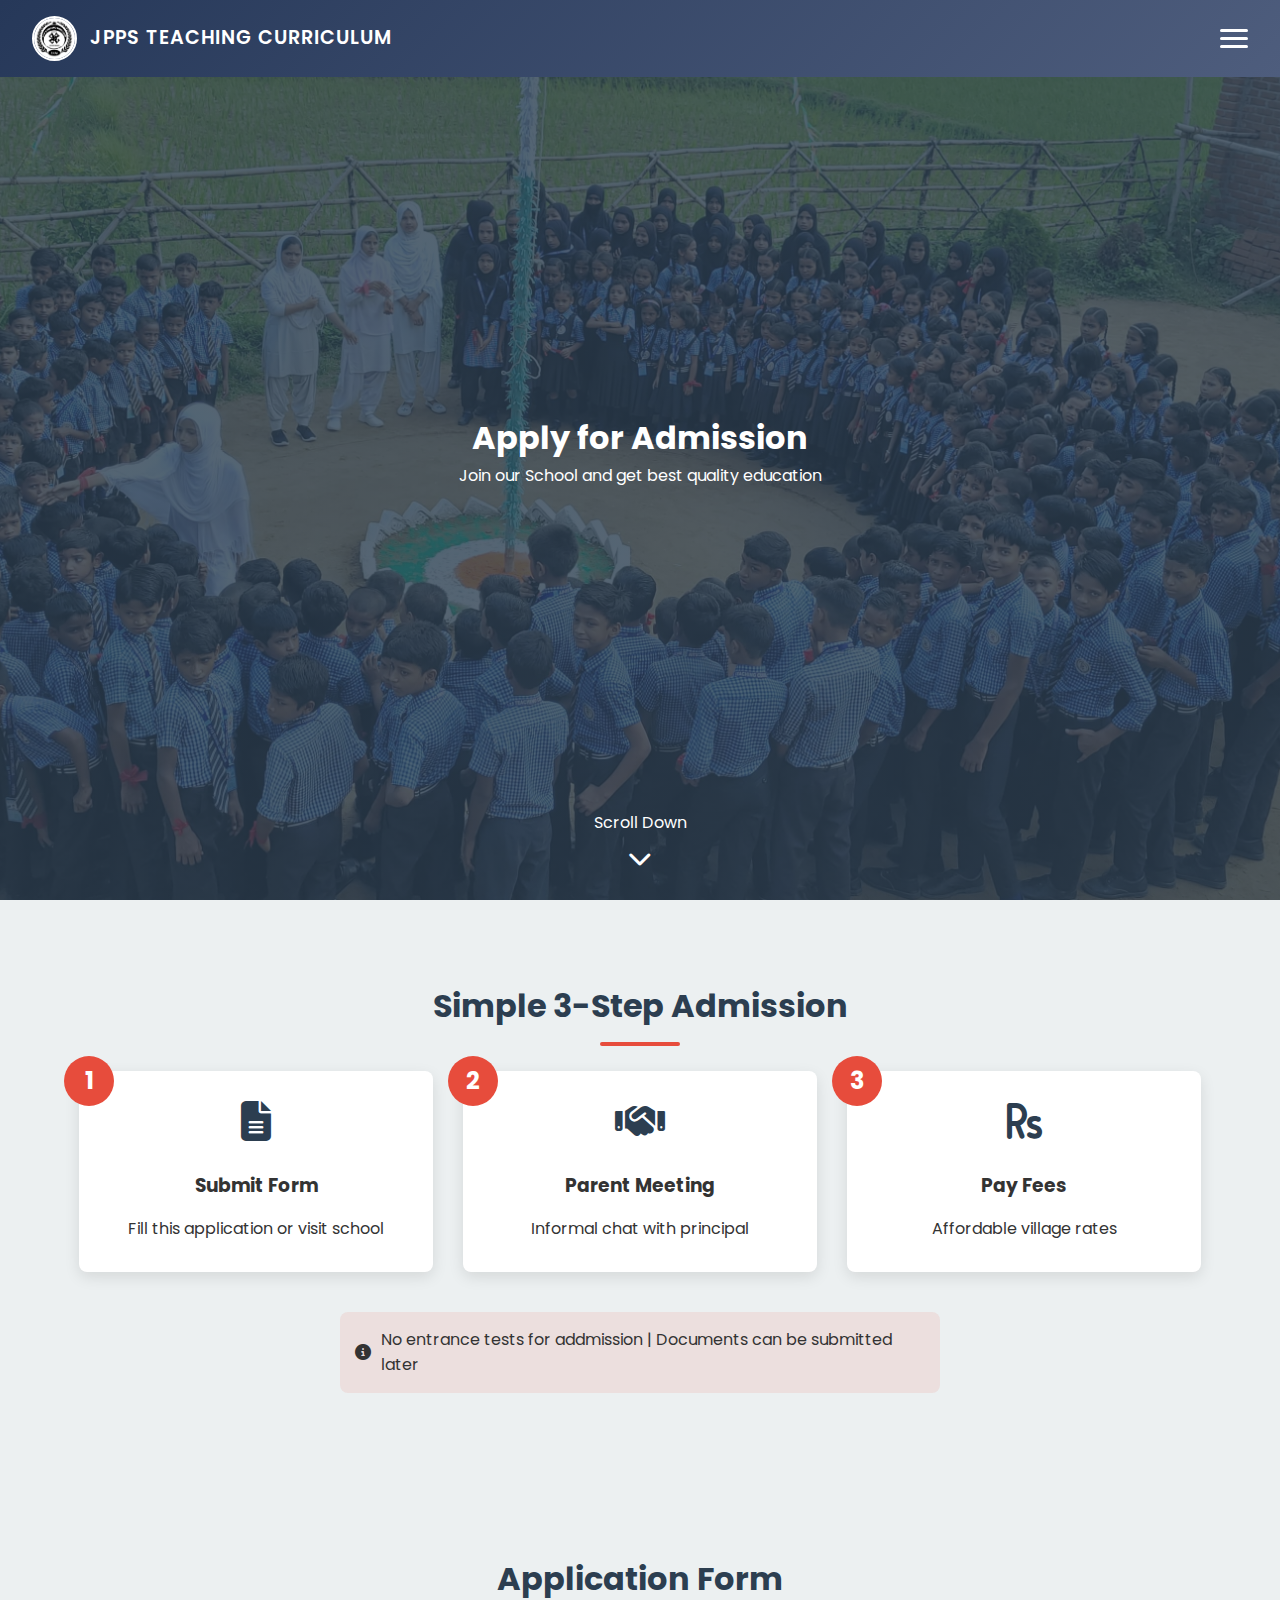
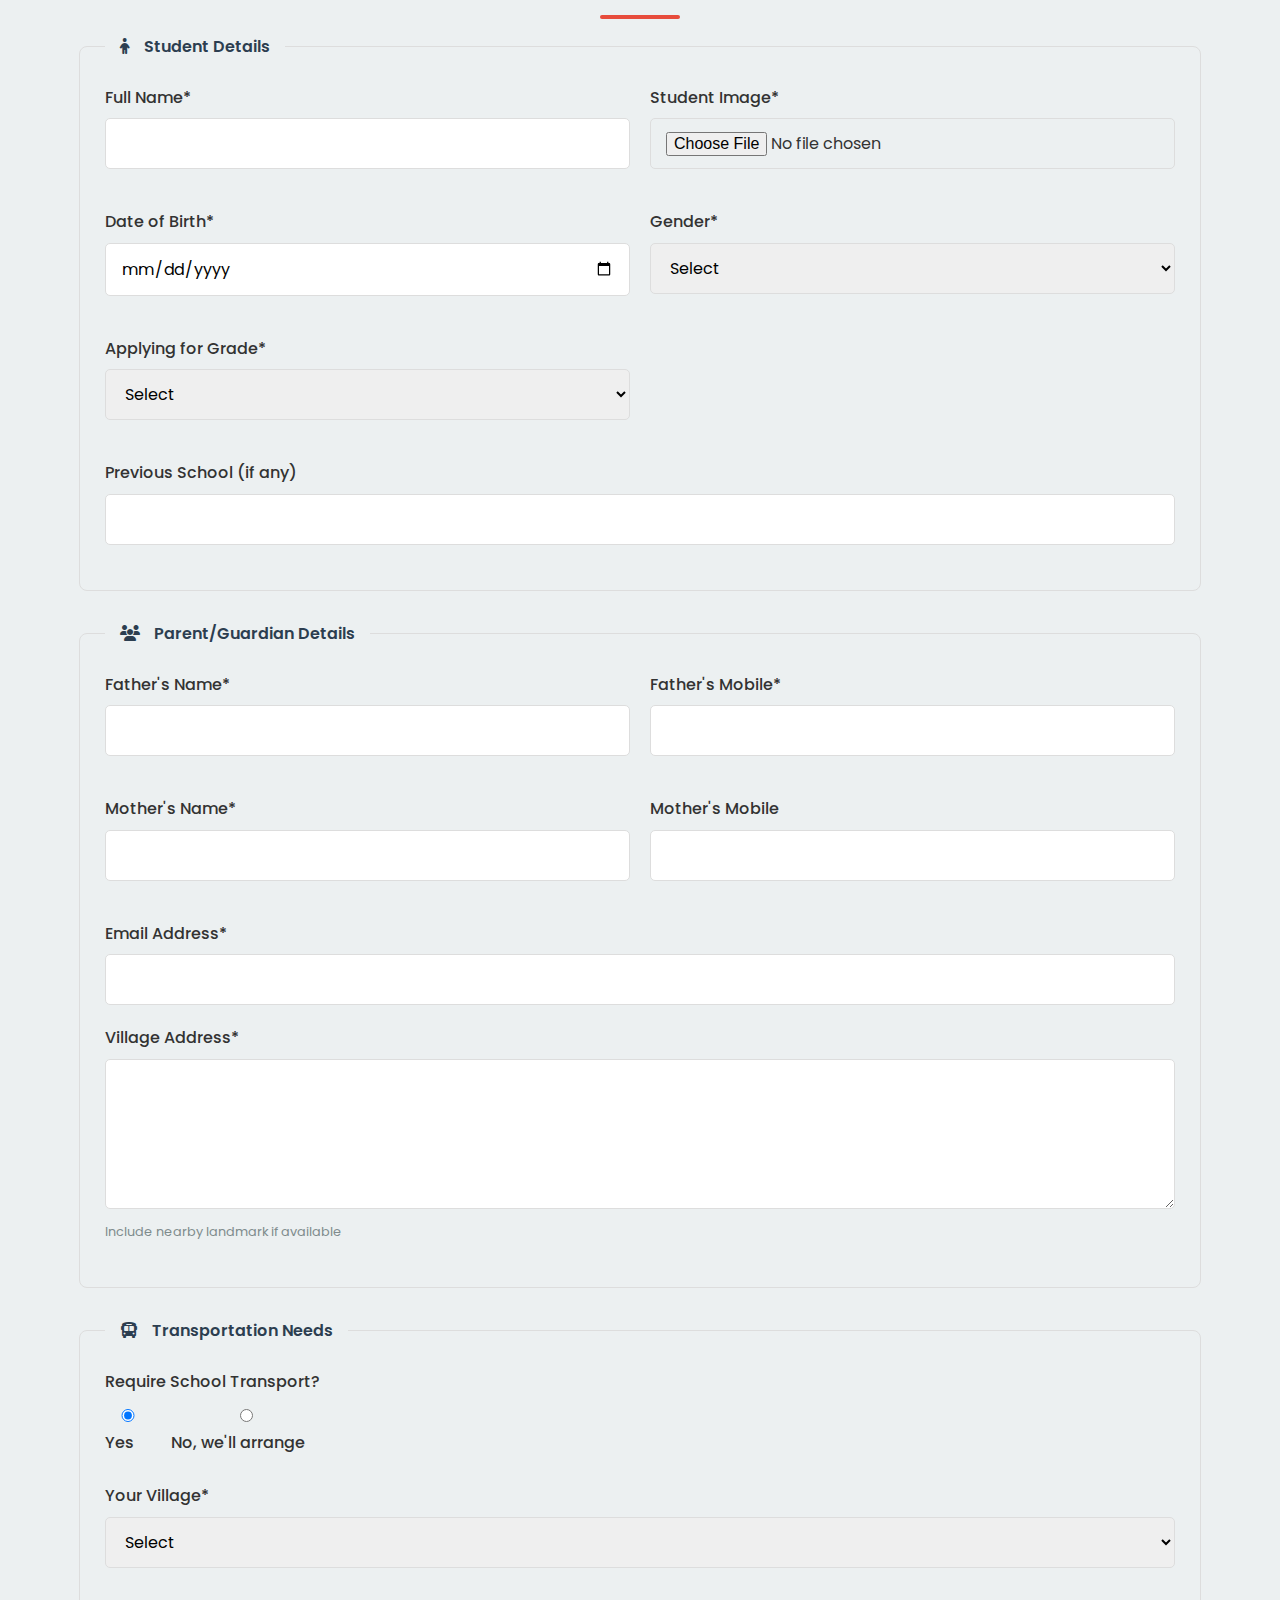
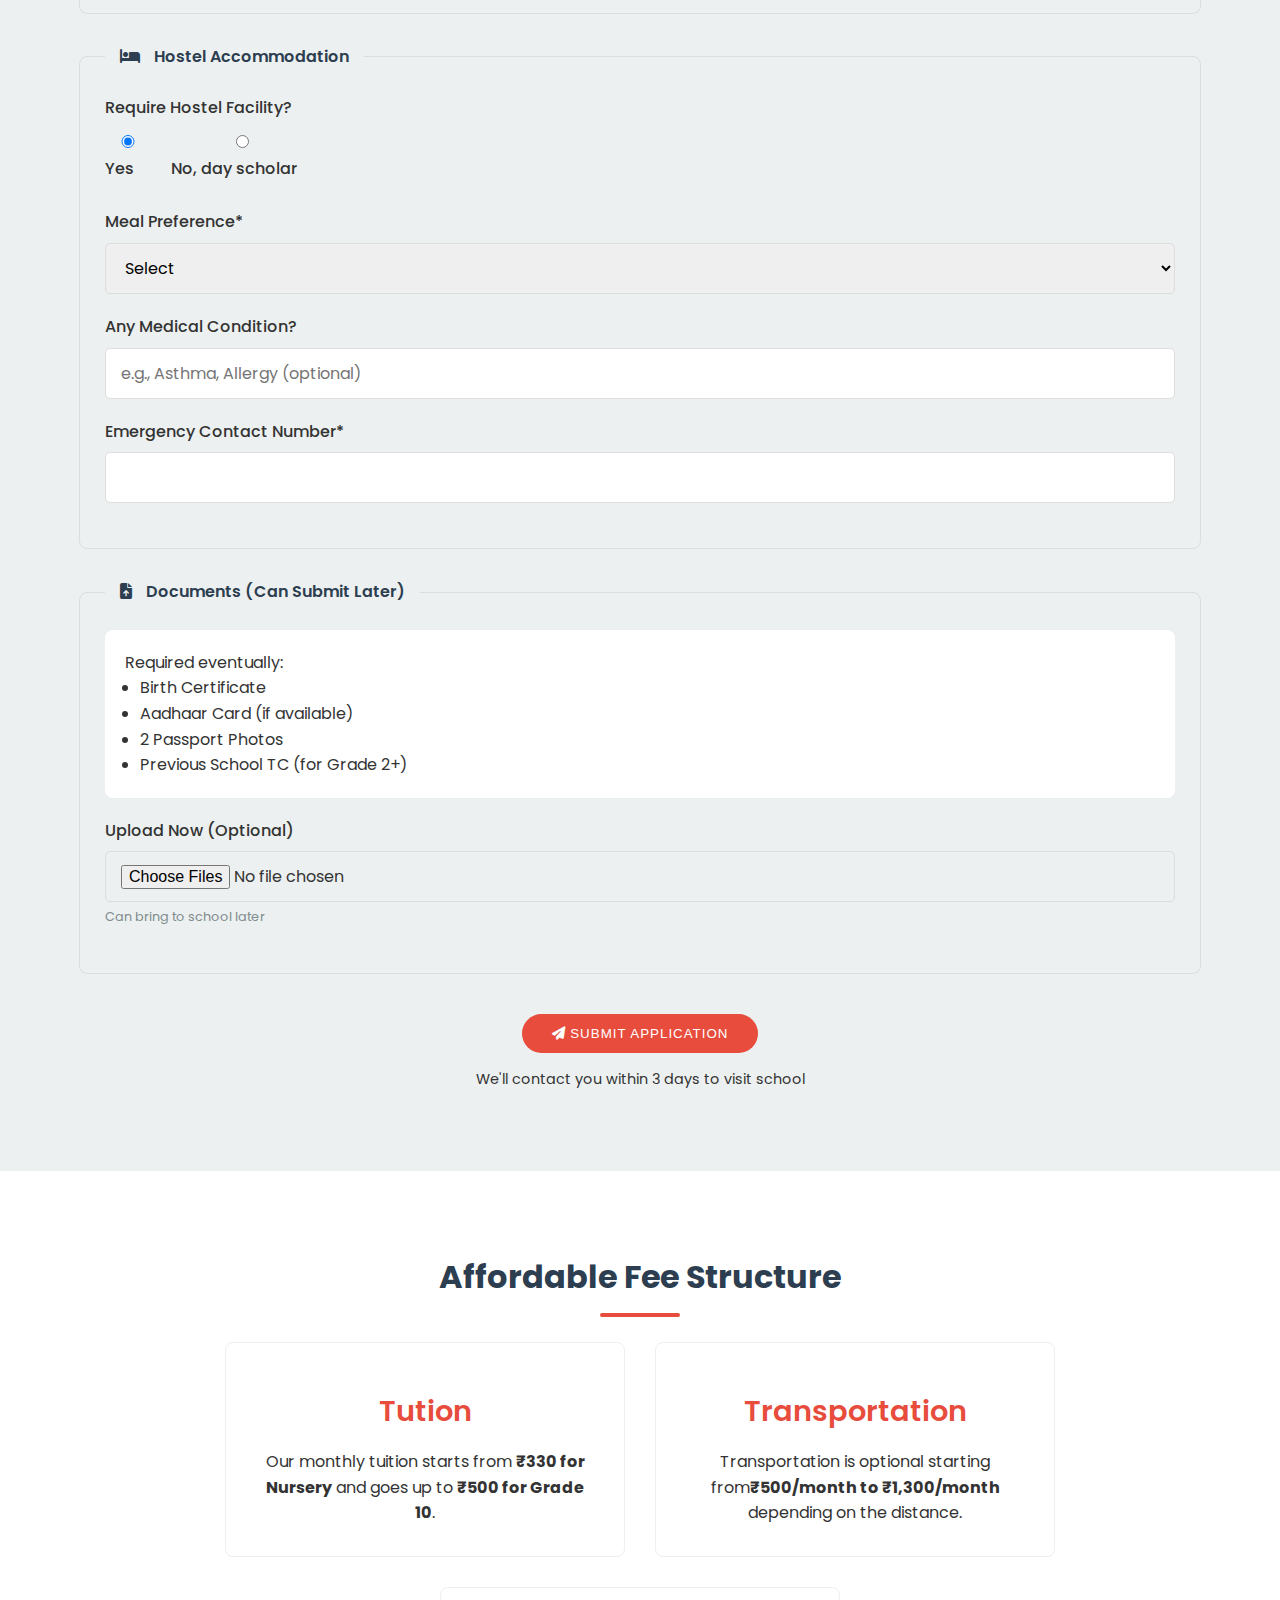
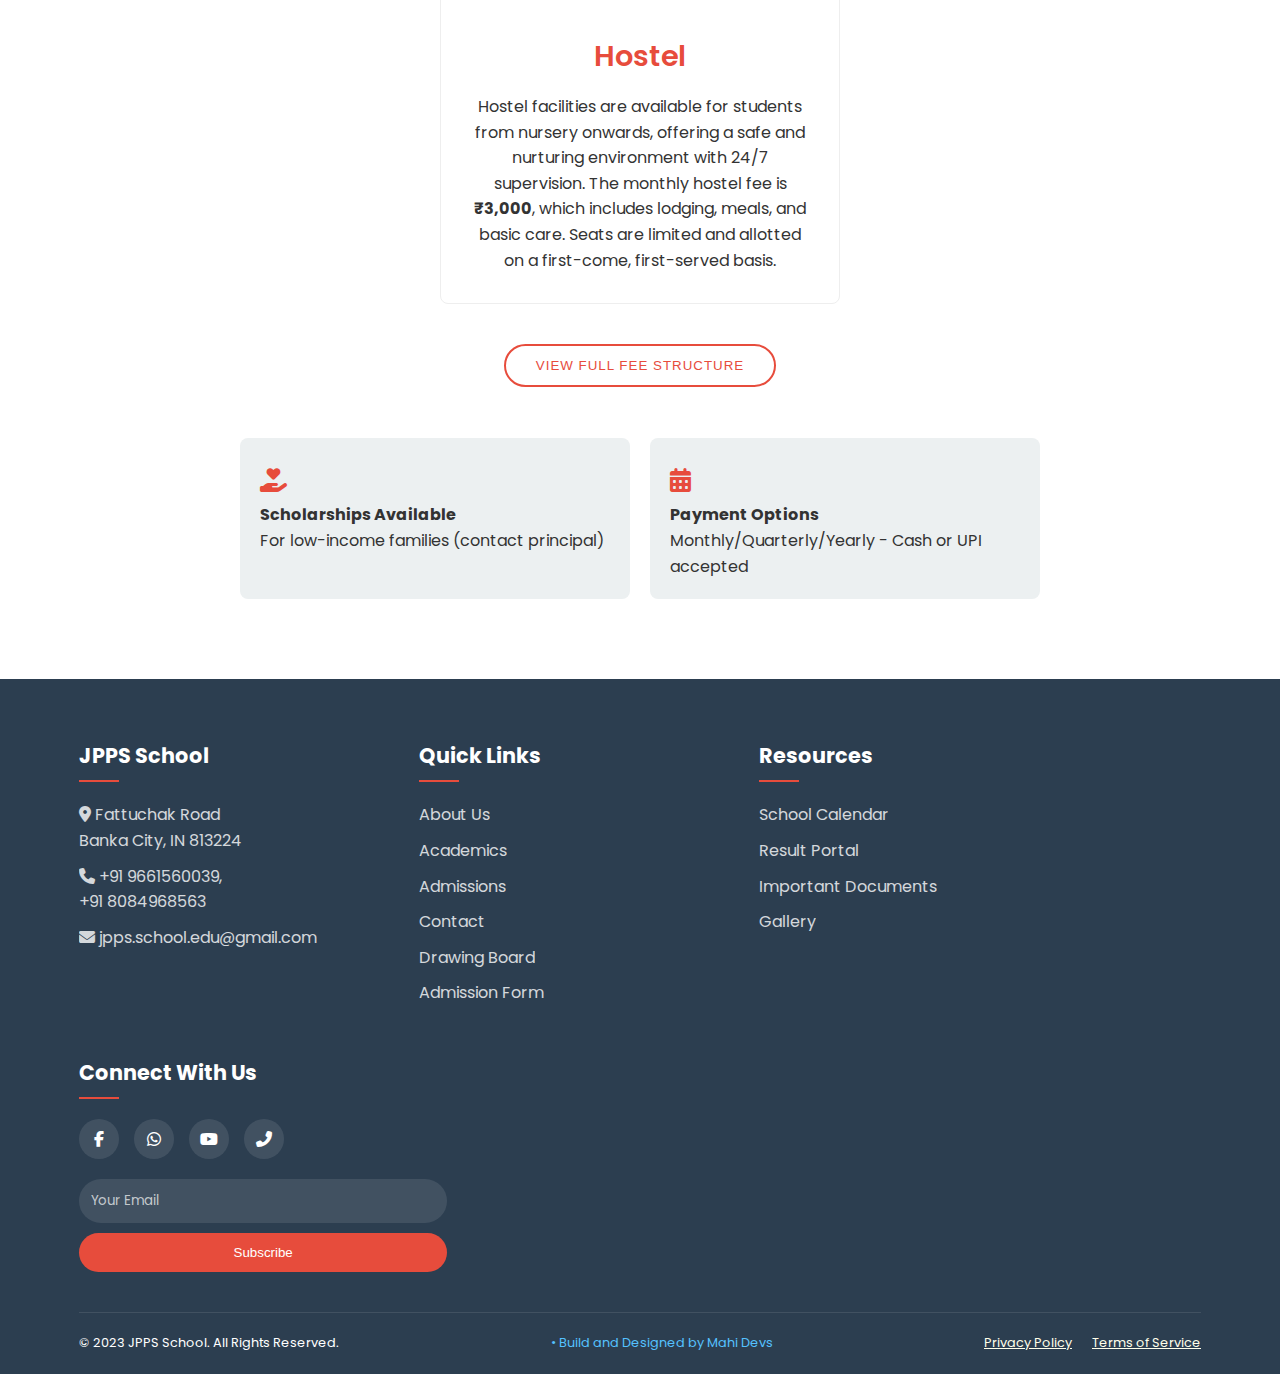
<file: apply.html>
<!DOCTYPE html>
<html lang="en">
<head>
    <meta charset="UTF-8">
    <meta name="viewport" content="width=device-width, initial-scale=1.0">
    <title>Admissions | JPPS Village School</title>
    <link rel="stylesheet" href="https://cdnjs.cloudflare.com/ajax/libs/font-awesome/6.4.0/css/all.min.css">
    <link href="https://fonts.googleapis.com/css2?family=Poppins:wght@300;400;500;600;700&display=swap" rel="stylesheet">
    <link rel="stylesheet" href="css/main.css">
    
    <meta name="description" content="We welcome students from Nursery to Class 10 who are eager to learn, grow, and thrive in a creative and disciplined environment. This page provides all the information you need to apply for admission, including eligibility criteria, required documents, and steps for online or in-person application. Start your child’s educational journey with JPPS today!">
  <meta name="keywords" content="JPPS, JPPS school, about jpps, jpps teaching curriculum">
  <meta name="robots" content="index, follow">
  <meta name="author" content="James Proneir">
  <meta property="og:title" content="J-P-P.S Teaching Curriculum">
  <meta property="og:description" content="We welcome students from Nursery to Class 10 who are eager to learn, grow, and thrive in a creative and disciplined environment. This page provides all the information you need to apply for admission, including eligibility criteria, required documents, and steps for online or in-person application. Start your child’s educational journey with JPPS today!">
  <meta property="og:image" content="https://jpps-school.github.io/jpps/img/jpps_logo.webp" type="image/webp">
  <meta property="og:url" content="https://jpps-school.github.io/jpps/">
  <meta property="og:type" content="website">
  <link rel="icon" href="https://jpps-school.github.io/jpps/img/jpps_logo.webp" type="image/webp">
<!-- Google tag (gtag.js) -->
<script async src="https://www.googletagmanager.com/gtag/js?id=G-DPGJE935GD"></script>
<script>
  window.dataLayer = window.dataLayer || [];
  function gtag(){dataLayer.push(arguments);}
  gtag('js', new Date());

  gtag('config', 'G-DPGJE935GD');
</script>

</head>
<body>
    <div class="preloader">
        <div class="loader"></div>
    </div>

    <!-- Navigation -->
    <header>
  <div class="logo-area">
    <img src="img/jpps_logo.webp" alt="School Logo" />
    <div class="school-name">JPPS TEACHING CURRICULUM</div>
  </div>
  <div class="menu-btn" onclick="toggleDrawer()">
    <span></span>
    <span></span>
    <span></span>
  </div>
</header>

<!-- Drawer -->
<div class="drawer" id="navDrawer">
  <h2>Menu</h2>
  <div class="link-cluster">
      <span>Home</span>
      <span onclick="toggleLinkCluster(this)">⟨</span>
      <div class="cluster-links">
          <a href="index.html#why-choose">Why Choose JPPS?</a>         
          <a href="index.html#our-principal">Our Principal</a>  
          <a href="index.html#faculty">Our Distinguished Faculty</a> 
          <a href="index.html#testimonials">Testimonials</a> 
           <a href="index.html#life-at-jpps">Life At JPPS</a> 
      </div>
  </div>
  <div class="link-cluster">
      <span>About Us</span>
      <span onclick="toggleLinkCluster(this)">⟨</span>
      <div class="cluster-links">
          <a href="about.html#guiding-principle">Our Guiding Principles</a>         
          <a href="about.html#founder">Our Beloved Founder</a>
          <a href="about.html#day-at-jpps">A Day at JPPS</a>
          <a href="about.html#proud-moments">Our Proud Moments</a>
          <a href="about.html#journey">Our Journey</a>
          <a href="about.html#school-uniform">School Uniform</a>
      </div>
  </div>
  <div class="link-cluster">
      <span>Acedamics & Curriculum</span>
      <span onclick="toggleLinkCluster(this)">⟨</span>
      <div class="cluster-links">
          <a href="curriculum.html#grade-level">Grade Level Curriculum</a>         
          <a href="curriculum.html#school-calender">School Calender</a>
          <a href="curriculum.html#allEvents">Upcoming Events</a>
          <a href="curriculum.html#teaching-methods">Innovative Teaching Methods</a>
          <a href="curriculum.html#assessment-system">Continuous Assessment System</a>
      </div>
  </div>
  <div class="link-cluster">
      <span>Admission Details</span>
      <span onclick="toggleLinkCluster(this)">⟨</span>
      <div class="cluster-links">
          <a href="admission.html#main-requirement">Essential Requirements</a>         
          <a href="admission.html#fee-structure">Complete Fee Structure</a>
          <a href="admission.html#book-price">Complete Book Policy</a>
          <a href="admission.html#child-need">What Your Child Needs</a>
      </div>
  </div>
  <div class="link-cluster">
      <span>Resources</span>
      <span onclick="toggleLinkCluster(this)">⟨</span>
      <div class="cluster-links">
          <a href="resource.html#daily-updates">Daily Updates</a>         
          <a href="resource.html#important-documents">Important Documents</a>
          <a href="resource.html#daily-homework">Homework & assignment</a>
          <a href="admission.html#child-need">What Your Child Needs</a>
      </div>
  </div>
  <a href="facility.html">School Facility</a>
  <div class="link-cluster">
      <span>Gallery</span>
      <span onclick="toggleLinkCluster(this)">⟨</span>
      <div class="cluster-links">
          <a href="gallery.html#school-videos">School Videos</a>         
          <a href="gallery.html#photo-collection">Photo Collection</a>
          <a href="gallery.html#alumni-stories">Alumni Stories</a>
      </div>
  </div>
  <div class="link-cluster">
      <span>Apply</span>
      <span onclick="toggleLinkCluster(this)">⟨</span>
      <div class="cluster-links">
          <a href="apply.html#admission-steps">Three Steps for Admission</a>         
          <a href="apply.html#application-form">Admission Form</a>
          <a href="apply.html#affordable-fee">Affordable Fee Structure (overview)</a>
      </div>
  </div>
  <div class="link-cluster">
      <span>Contact</span>
      <span onclick="toggleLinkCluster(this)">⟨</span>
      <div class="cluster-links">
          <a href="contact.html#connect-with-us">Directly Connect With Us</a>         
          <a href="contact.html#school-location">School Location</a>   
          <a href="contact.html#department-contacts">Department Contacts</a>   
          <a href="contact.html#contact-form">Contact Form</a>   
          <a href="contact.html#faq">FAQ</a>   
      </div>
  </div>
</div>

<!-- Optional overlay -->
<div class="overlay" id="drawerOverlay" onclick="toggleDrawer()"></div>

    <!-- Hero Section -->
    <section class="hero">
        <div class="hero-content">
            <h1>Apply for Admission</h1>
            <p>Join our School and get best quality education</p>
        </div>
        <div class="hero-scroll">
            <span>Scroll Down</span>
            <i class="fas fa-chevron-down"></i>
        </div>
    </section>

  
    <!-- Application Process -->
    <section class="process-section" id="admission-steps">
        <div class="container">
            <h2 class="section-title">Simple 3-Step Admission</h2>
            <div class="process-steps">
                <div class="step">
                    <div class="step-number">1</div>
                    <i class="fas fa-file-alt"></i>
                    <h3>Submit Form</h3>
                    <p>Fill this application or visit school</p>
                </div>
                <div class="step">
                    <div class="step-number">2</div>
                    <i class="fas fa-handshake"></i>
                    <h3>Parent Meeting</h3>
                    <p>Informal chat with principal</p>
                </div>
                <div class="step">
                    <div class="step-number">3</div>
                    <i class="fas fa-rupee-sign"></i>
                    <h3>Pay Fees</h3>
                    <p>Affordable village rates</p>
                </div>
            </div>
            <div class="process-note">
                <i class="fas fa-info-circle"></i>
                <p>No entrance tests for addmission | Documents can be submitted later</p>
            </div>
        </div>
    </section>

    <!-- Application Form -->
    <section class="application-form" id="application-form">
        <div class="container">
            <h2 class="section-title">Application Form</h2>
            
            <form id="admissionForm">
                <input type="text" name="formType" value="registration" hidden>
                <!-- Student Details -->
                <fieldset>
                    <legend><i class="fas fa-child"></i> Student Details</legend>
                    
                    <div class="form-grid">
                        <div class="form-group">
                            <label for="studentName">Full Name*</label>
                            <input type="text" id="studentName" name="name" required>
                        </div>
                        
                        <div class="form-group">
                            <label for="studentImage">Student Image*</label>
                            <input type="file" id="studentImage" accept="image/*" required>
                        </div>
                        
                        <div class="form-group">
                            <label for="dob">Date of Birth*</label>
                            <input type="date" id="dob" name="dob" required>
                        </div>
                        
                        <div class="form-group">
                            <label for="gender">Gender*</label>
                            <select id="gender" name="gender" required>
                                <option value="" disabled selected>Select</option>
                                <option value="Male">Male</option>
                                <option value="Female">Female</option>
                                <option value="Other">Other</option>
                            </select>
                        </div>
                        
                        <div class="form-group">
                            <label for="grade">Applying for Grade*</label>
                            <select id="grade" name="grade" required>
                                <option value="" disabled selected>Select</option>
                                <option value="Nursery">Nursery</option>
                                <option value="LKG">Lower Kindergarten</option>
                                <option value="UKG">Upper Kindergarten</option>
                                <option value="1">Grade 1</option>
                                <option value="2">Grade 2</option>
                                <option value="3">Grade 3</option>
                                <option value="4">Grade 4</option>
                                <option value="5">Grade 5</option>
                                <option value="6">Grade 6</option>
                                <option value="7">Grade 7</option>
                                <option value="8">Grade 8</option>
                                <option value="9">Grade 9</option>
                                <option value="10">Grade 10</option>
                                <!-- Up to Grade 10 -->
                            </select>
                        </div>
                    </div>
                    
                    <div class="form-group">
                        <label for="previousSchool">Previous School (if any)</label>
                        <input type="text" id="previousSchool" name="prevSchool">
                    </div>
                </fieldset>
                
                <!-- Parent/Guardian Details -->
                <fieldset>
                    <legend><i class="fas fa-users"></i> Parent/Guardian Details</legend>
                    
                    <div class="form-grid">
                        <div class="form-group">
                            <label for="fatherName">Father's Name*</label>
                            <input type="text" id="fatherName" name="fatherName" required>
                        </div>
                        
                        <div class="form-group">
                            <label for="fatherMobile">Father's Mobile*</label>
                            <input type="tel" id="fatherMobile" name="fatherMobile" required>
                        </div>
                    </div>
                    
                    <div class="form-grid">
                        <div class="form-group">
                            <label for="motherName">Mother's Name*</label>
                            <input type="text" id="motherName" name="motherName" required>
                        </div>
                        
                        <div class="form-group">
                            <label for="motherMobile">Mother's Mobile</label>
                            <input type="tel" id="motherMobile" name="motherMobile">
                        </div>
                    </div>
                    
                    <div class="form-group">
                        <label for="email">Email Address*</label>
                        <input id="email" name="email" type="email">
                    </div>
                    
                    <div class="form-group">
                        <label for="address">Village Address*</label>
                        <textarea id="address" name="address" rows="3" required style="resize:vertical;"></textarea>
                        <p class="hint">Include nearby landmark if available</p>
                    </div>
                </fieldset>
                
                <!-- Transportation -->
                <fieldset>
                    <legend><i class="fas fa-bus"></i> Transportation Needs</legend>
                    
                    <div class="form-group radio-group">
                        <label>Require School Transport?</label>
                        <div class="radio-options">
                            <label>
                                <input type="radio" name="transport" value="Yes" onclick="toogleOptions(true,'transportOptions')" checked> 
                                Yes
                            </label>
                            <label>
                                <input type="radio" name="transport" value="No" onclick="toogleOptions(false,'transportOptions')"> 
                                No, we'll arrange
                            </label>
                        </div>
                    </div>
                    
                 <div id="transportOptions">
                    <div class="form-group" id="villageField">
                        <label for="village">Your Village*</label>
                        <select id="village" name="village" required>
                            <option value="" disabled selected>Select</option>
                            <option value="Main Village">Main Village</option>
                            <option value="North Settlement">North Settlement</option>
                            <option value="River Side">River Side</option>
                            <option value="Other">Other</option>
                        </select>
                    </div>
                 </div>
                </fieldset>
                
                <fieldset>
  <legend><i class="fas fa-bed"></i> Hostel Accommodation</legend>

  <!-- Hostel Required -->
  <div class="form-group radio-group">
    <label>Require Hostel Facility?</label>
    <div class="radio-options">
      <label>
        <input type="radio" name="hostel" value="Yes" onclick="toogleOptions(true,'hostleOptions')" checked>
        Yes
      </label>
      <label>
        <input type="radio" name="hostel" value="No" onclick="toogleOptions(false,'hostleOptions')">
        No, day scholar
      </label>
    </div>
  </div>

  <!-- Meal Preference -->
 <div id="hostleOptions">
  <div class="form-group" id="mealField">
    <label for="meal">Meal Preference*</label>
    <select id="meal" name="meal" required>
      <option value="" disabled selected>Select</option>
      <option value="Vegetarian">Vegetarian</option>
      <option value="Non-Vegetarian">Non-Vegetarian</option>
    </select>
  </div>

  <!-- Medical Condition -->
  <div class="form-group" id="medicalConditionField">
    <label for="medical">Any Medical Condition?</label>
    <input type="text" id="medical" name="medical" placeholder="e.g., Asthma, Allergy (optional)">
  </div>

  <!-- Emergency Contact -->
  <div class="form-group" id="emergencyField">
    <label for="emergencyContact">Emergency Contact Number*</label>
    <input type="tel" id="emergencyContact" name="emergencyContact" required>
  </div>
 </div>
                </fieldset>
                
                <!-- Documents (Optional) -->
                <fieldset>
                    <legend><i class="fas fa-file-upload"></i> Documents (Can Submit Later)</legend>
                    
                    <div class="document-list">
                        <p>Required eventually:</p>
                        <ul>
                            <li>Birth Certificate</li>
                            <li>Aadhaar Card (if available)</li>
                            <li>2 Passport Photos</li>
                            <li>Previous School TC (for Grade 2+)</li>
                        </ul>
                    </div>
                    
                    <div class="form-group">
                        <label for="documents">Upload Now (Optional)</label>
                        <input type="file" id="documents" accept="image/*" multiple>
                        <p class="hint">Can bring to school later</p>
                    </div>
                </fieldset>
                
                <!-- Submission -->
                <div class="form-submit">
                    <button type="submit" class="btn btn-primary">
                        <i class="fas fa-paper-plane"></i> Submit Application
                    </button>
                    <p class="note">We'll contact you within 3 days to visit school</p>
                </div>
            </form>
        </div>
    </section>

    <!-- Fee Structure -->
    <section class="fee-section" id="affordable-fee">
        <div class="container">
            <h2 class="section-title">Affordable Fee Structure</h2>
            
            <div class="fee-cards">
                <div class="fee-card">
                    <div class="fee-amount">Tution</div>
                      <p>Our monthly tuition starts from <strong>₹330 for Nursery</strong> and goes up to <strong>₹500 for Grade 10</strong>.</p>
                </div>
                
                <div class="fee-card">
                    <div class="fee-amount">Transportation</div>
                      <p>Transportation is optional starting from<strong>₹500/month to ₹1,300/month</strong> depending on the distance.</p>
                </div>
                
                <div class="fee-card">
                    <div class="fee-amount">Hostel</div>
                    <p>Hostel facilities are available for students from nursery onwards, offering a safe and nurturing environment with 24/7 supervision. The monthly hostel fee is <strong>₹3,000</strong>, which includes lodging, meals, and basic care. Seats are limited and allotted on a first-come, first-served basis.</p>
                </div>
            </div>
            
            <div class="text-center">
                <a href="admission.html#fee-structure" style="text-decoration:none;"><button  class="btn btn-outline">View Full Fee Structure</button></a>
            </div><br><br>
            
            <div class="fee-notes">
                <div class="note-card">
                    <i class="fas fa-hand-holding-heart"></i>
                    <h4>Scholarships Available</h4>
                    <p>For low-income families (contact principal)</p>
                </div>
                <div class="note-card">
                    <i class="fas fa-calendar-alt"></i>
                    <h4>Payment Options</h4>
                    <p>Monthly/Quarterly/Yearly - Cash or UPI accepted</p>
                </div>
            </div>
        </div>
    </section>

    <!-- Same footer as other pages -->
    <footer class="footer">
        <div class="container">
            <div class="footer-grid">
                <div class="footer-col">
                    <h3>JPPS School</h3>
                    <p><i class="fas fa-map-marker-alt"></i> Fattuchak Road<br>Banka City, IN 813224</p>
                    <p><i class="fas fa-phone"></i> +91 9661560039,<br>+91 8084968563</p>
                    <p><i class="fas fa-envelope"></i> jpps.school.edu@gmail.com</p>
                </div>
                <div class="footer-col">
                    <h3>Quick Links</h3>
                    <ul>
                        <li><a href="about.html">About Us</a></li>
                        <li><a href="curriculum.html">Academics</a></li>
                        <li><a href="admission.html">Admissions</a></li>
                        <li><a href="contact.html">Contact</a></li>
                        <li><a href="https://jpps-school.github.io/drawing-board">Drawing Board</a></li>
                        <li><a href="apply.html#application-form">Admission Form</a></li>
                    </ul>
                </div>
                <div class="footer-col">
                    <h3>Resources</h3>
                    <ul>
                        <li><a href="curriculum.html#school-calender">School Calendar</a></li>
                        <li><a href="https://jpps-resultportal.onrender.com">Result Portal</a></li>
                        <li><a href="resource.html#important-documents">Important Documents</a></li>
                        <li><a href="gallery.html">Gallery</a></li>
                    </ul>
                </div>
                <div class="footer-col">
                    <h3>Connect With Us</h3>
                    <div class="social-links">
                        <a href="https://www.facebook.com/profile.php?id=100054614447260" target="_blank"><i class="fab fa-facebook-f"></i></a>
                        <a href="https://wa.me/9661716014" target="_blank" rel="noopener noreferrer"><i class="fab fa-whatsapp"></i></a>
                        <a href="https://youtube.com/@j.p-p.s___team?si=xop_phLMwGV3TeU0" target="_blank"><i class="fab fa-youtube"></i></a>
                        <a href="tel:+919661716014"><i class="fas fa-phone-alt"></i></a>
                    </div>
                    <form id="subscriptionForm">
                      <div class="newsletter">
                        <input type="text" name="formType" value="subscription" hidden>
                        <input type="email" placeholder="Your Email" name="email" required>
                        <button class="subscribe-btn" type="submit">Subscribe</button>
                      </div>
                    </form>
                </div>
            </div>
            <div class="footer-bottom">
                <p>&copy; 2023 JPPS School. All Rights Reserved.</p>
                <a href="https://wa.me/+919661854282" style="text-decoration:none;"><p style="color:#55c1ff">• Build and Designed by Mahi Devs</p></a>
                <div class="footer-links">
                    <a href="privacy-policy.html">Privacy Policy</a>
                    <a href="terms-condition.html">Terms of Service</a>
                </div>
            </div>
        </div>
    </footer>

    <!-- overlay for form submission -->
    <div id="formOverlay">
        <div>
            <span></span>
            <p>Submitting...</p>
        </div>
    </div>
    
    <script src="js/sidePages.js"></script>
    <script>
    const form = document.getElementById("admissionForm");    
        
    function toogleOptions(value,name){
        let section = document.querySelector(`#${name}`);
        section.style.display = value ? "block" : "none";
        let inputs = section.querySelectorAll("input"); 
        let selects = section.querySelectorAll("select"); 
        [...inputs, ...selects].forEach(input=>{
            if(!value){
                input.removeAttribute("required");
            }else{
                if(input.name !== "medical"){
                    input.setAttribute("required","");
                }
            }
        })
    } 
        
        
    const inputFiles = document.querySelectorAll("input[type=file]");
    inputFiles.forEach(input=>{
        input.addEventListener("change", (e)=>{
            input.parentNode.querySelectorAll("img").forEach(tag=> tag.remove());
            const maxSize = 1.5;
            const files = input.files;
            for(let file of files){               
                if(file.size > maxSize*1024*1024){
                    alert(`The File size of ${file.name} should be less than or equal to ${maxSize}MB in size`);
                    input.value = "";                    
                    break;
                }
                const img = document.createElement("img");
                img.style.width = "100%";
                input.parentNode.appendChild(img);
                const reader = new FileReader();
                reader.onload = (event)=>{
                    img.src = event.target.result;
                }
                reader.readAsDataURL(file);     
            }
            
        })
    })  
    
     
          
    async function fileToBase64(file) {
      return new Promise((resolve, reject) => {
        const reader = new FileReader();
        reader.onload = e => resolve(e.target.result);
        reader.onerror = reject;
        reader.readAsDataURL(file);
     });
   }

    
    
    form.addEventListener("submit",async function(event) {
       event.preventDefault();
       let overlay = document.querySelector("#formOverlay");
       overlay.style.display ="grid";
       const image = form.querySelector("#studentImage"); 
       const documents = form.querySelector("#documents").files;        
       const formData = new FormData(form);   
       formData.append("image", await fileToBase64(image.files[0]));  
       for (let i = 0; i < documents.length; i++) {
            const base64 = await fileToBase64(documents[i]);
            formData.append(`document${i + 1}`, base64);
       }
  fetch("https://script.google.com/macros/s/AKfycby8HdfeXlVXXdQ8PBU0E8qNgMzf87aUvVcwX2DdE5_lSAUdPRGUvNhjFu29OtoUY-HdEQ/exec", {
    method: "POST",
    body: formData
  })
  .then(res => res.text())
  .then(response => {
    overlay.style.display ="none";
    form.reset();
  })
  .catch(error => {
    alert("Submission failed.");
  });
  
     });
     
    </script>
    
</body>
</html>
</file>
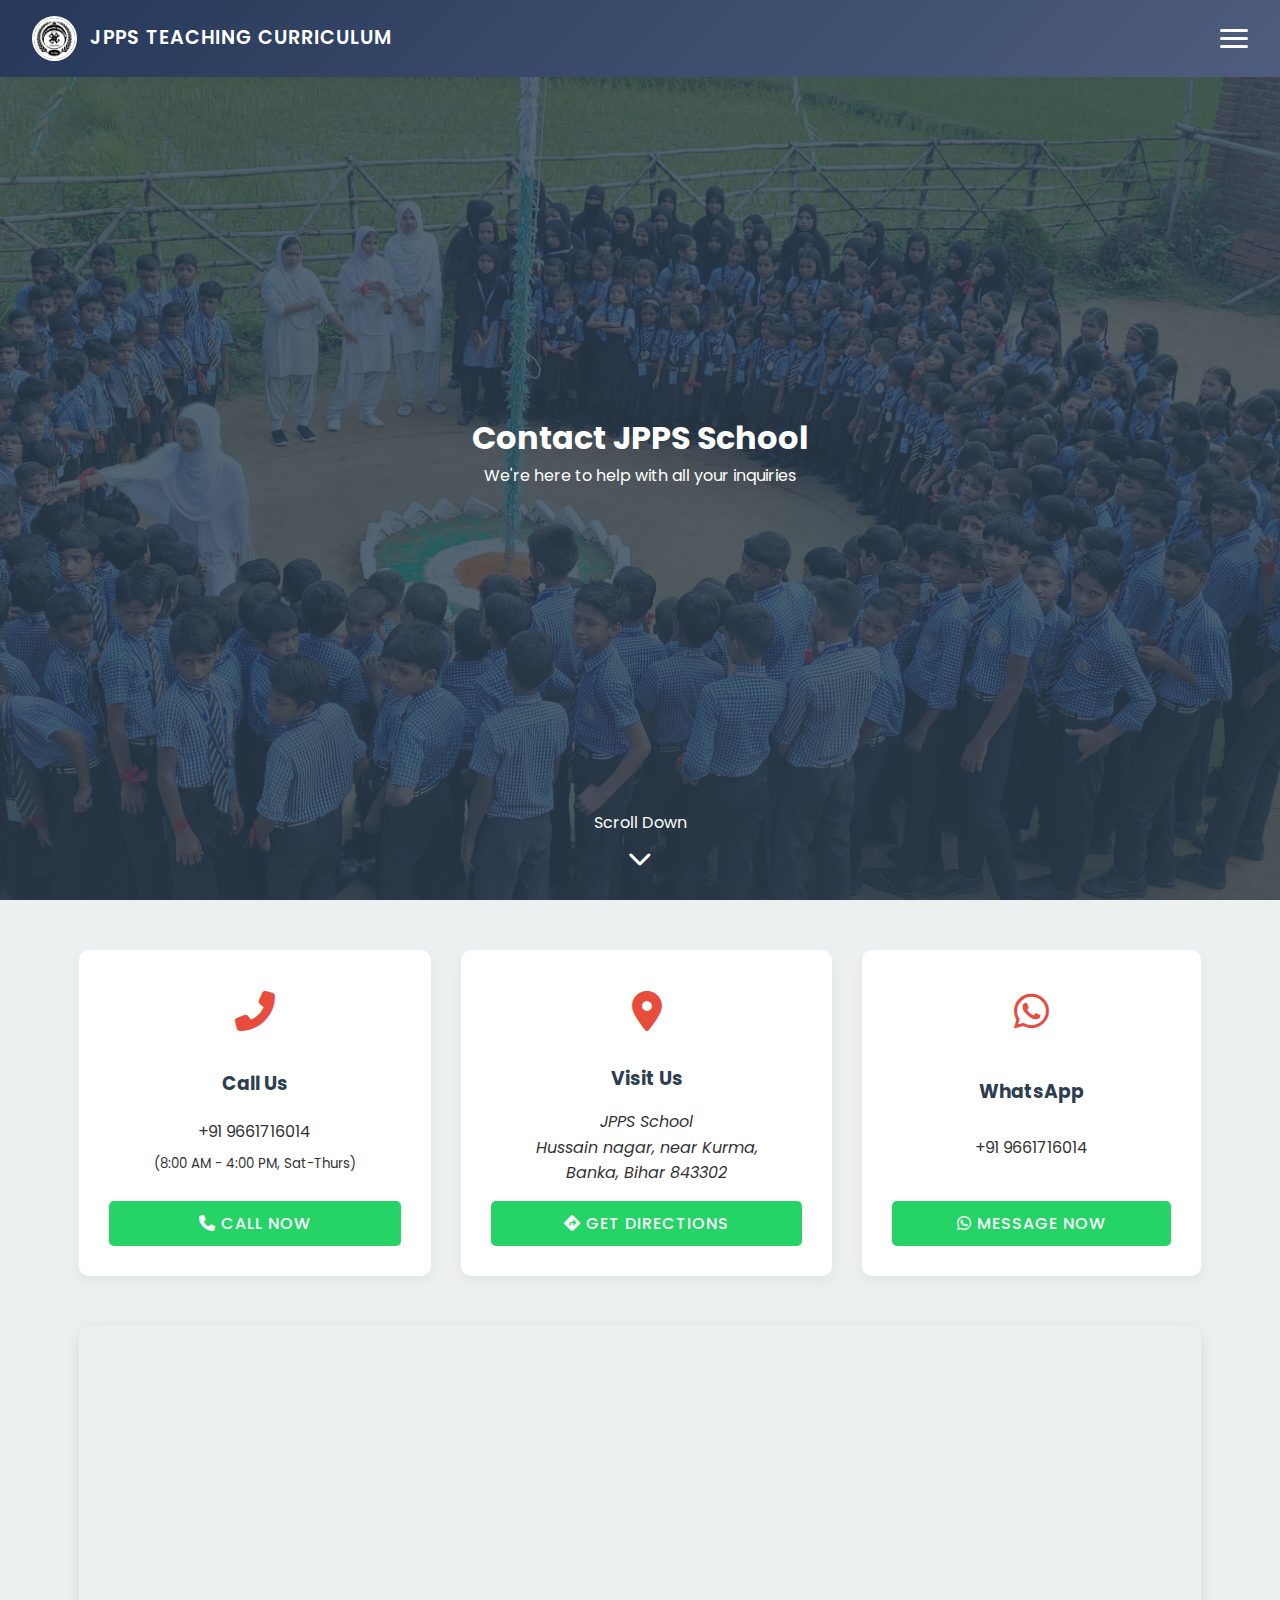
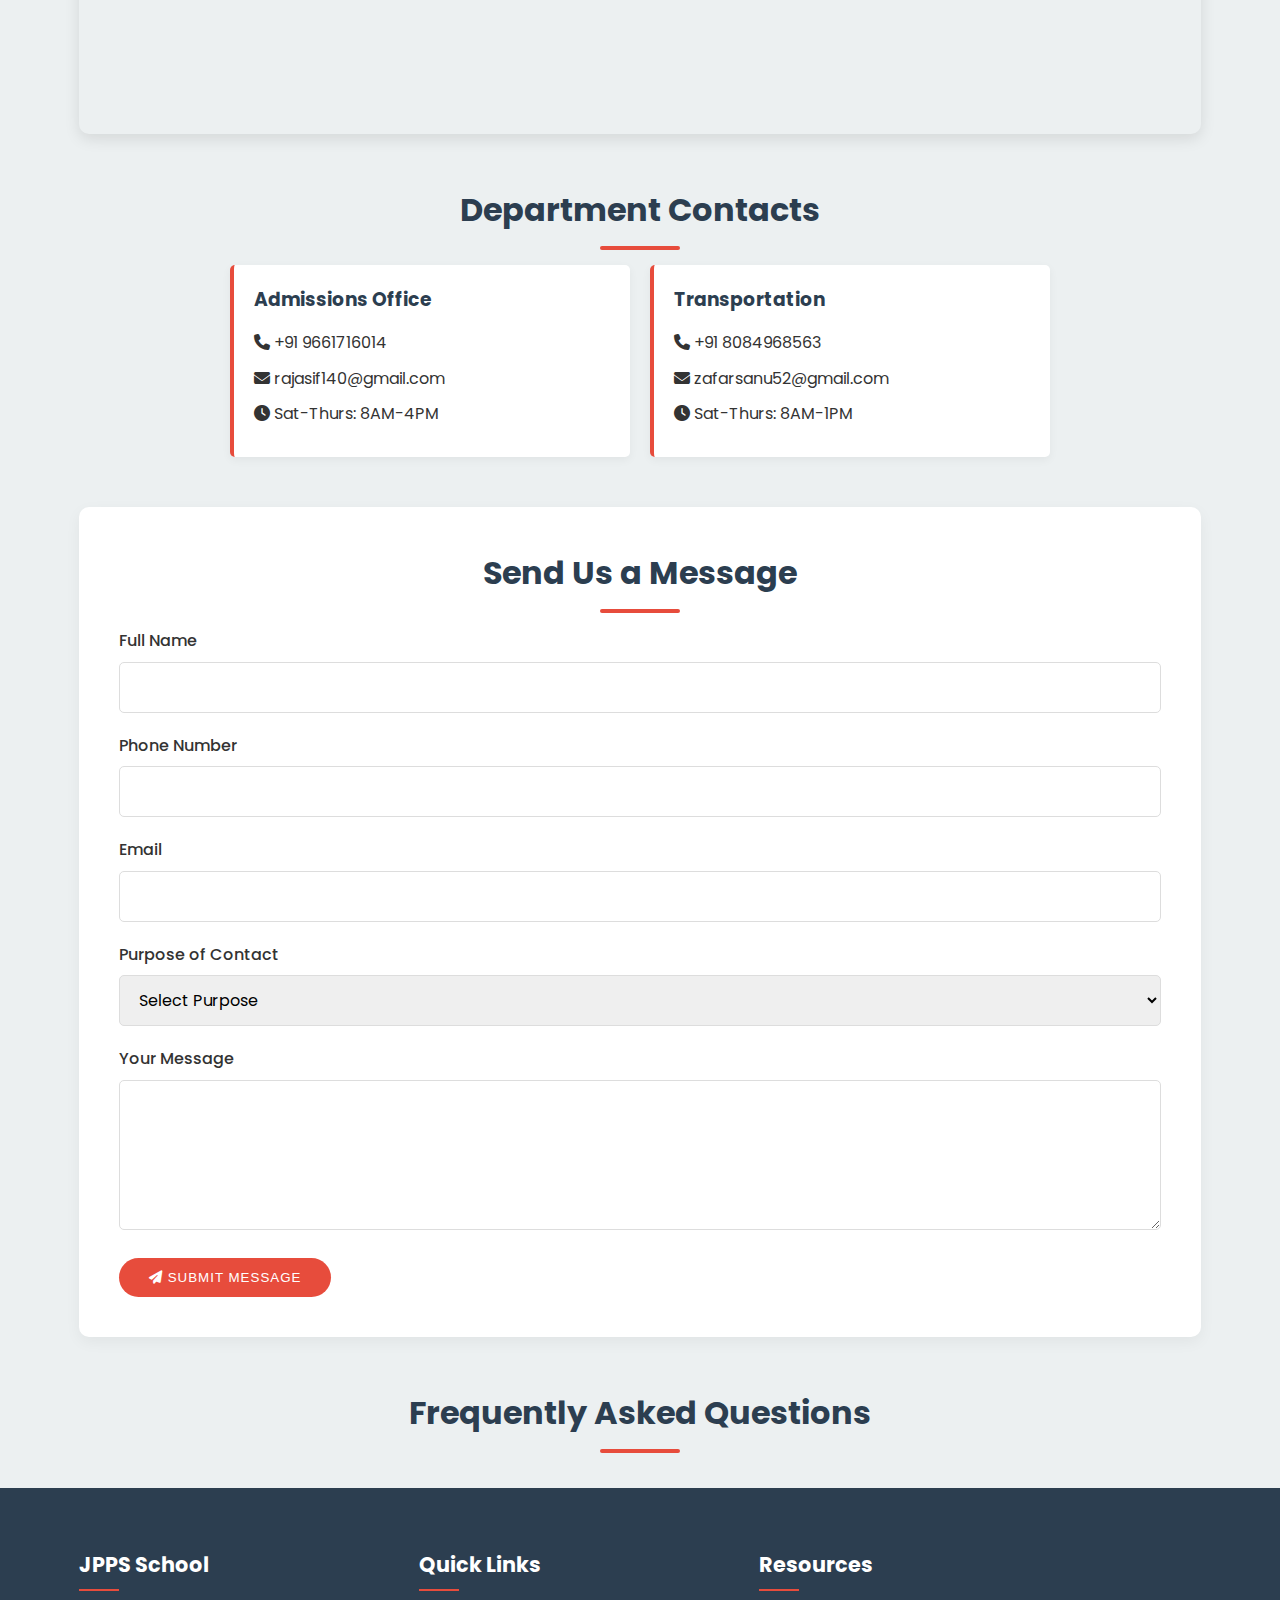
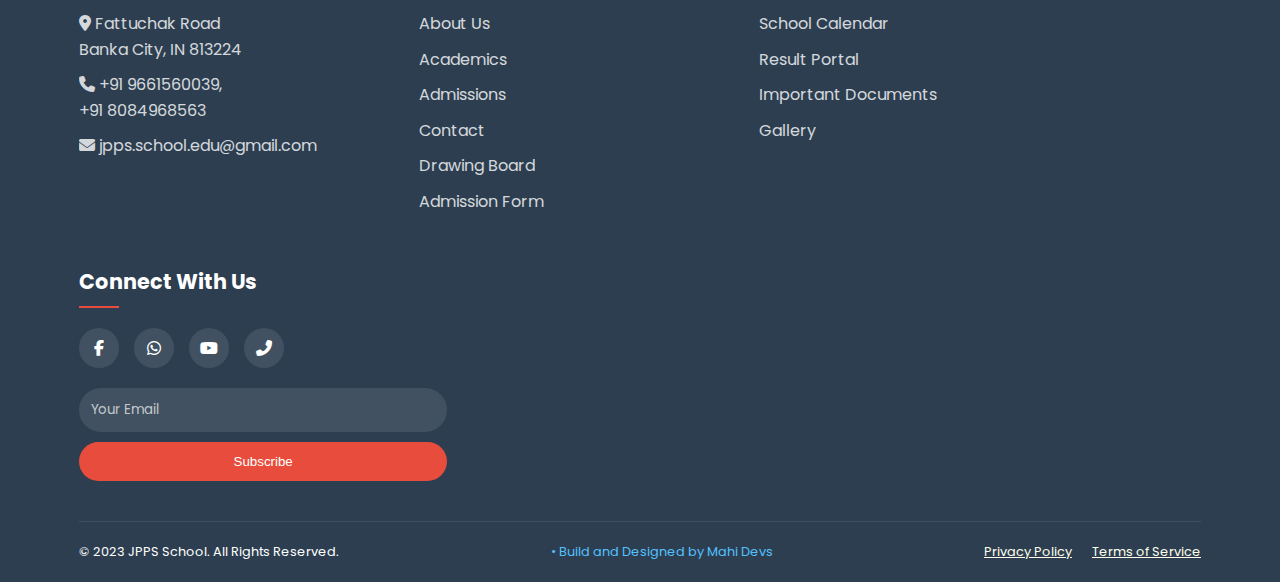
<file: contact.html>
<!DOCTYPE html>
<html lang="en">
<head>
    <meta charset="UTF-8">
    <meta name="viewport" content="width=device-width, initial-scale=1.0">
    <title>Contact Us | JPPS Teaching Curriculum</title>
    <link rel="stylesheet" href="https://cdnjs.cloudflare.com/ajax/libs/font-awesome/6.4.0/css/all.min.css">
    <link href="https://fonts.googleapis.com/css2?family=Poppins:wght@300;400;500;600;700&display=swap" rel="stylesheet">
    <link rel="stylesheet" href="css/main.css">
    
    <meta name="description" content="Whether you have questions about admissions, school facilities, academics, or events, feel free to reach out to us. You can contact JPPS Teaching Curriculum through phone, email, or by visiting our campus during office hours. We value your feedback and look forward to assisting you.">
  <meta name="keywords" content="JPPS, JPPS school, about jpps, jpps teaching curriculum">
  <meta name="robots" content="index, follow">
  <meta name="author" content="James Proneir">
  <meta property="og:title" content="J-P-P.S Teaching Curriculum">
  <meta property="og:description" content="Whether you have questions about admissions, school facilities, academics, or events, feel free to reach out to us. You can contact JPPS Teaching Curriculum through phone, email, or by visiting our campus during office hours. We value your feedback and look forward to assisting you.">
  <meta property="og:image" content="https://jpps-school.github.io/jpps/img/jpps_logo.webp" type="image/webp">
  <meta property="og:url" content="https://jpps-school.github.io/jpps/">
  <meta property="og:type" content="website">
  <link rel="icon" href="https://jpps-school.github.io/jpps/img/jpps_logo.webp" type="image/webp">
<!-- Google tag (gtag.js) -->
<script async src="https://www.googletagmanager.com/gtag/js?id=G-DPGJE935GD"></script>
<script>
  window.dataLayer = window.dataLayer || [];
  function gtag(){dataLayer.push(arguments);}
  gtag('js', new Date());

  gtag('config', 'G-DPGJE935GD');
</script>

</head>
<body>
   <div class="preloader">
        <div class="loader"></div>
    </div>

    <!-- Navigation -->
    <header>
  <div class="logo-area">
    <img src="img/jpps_logo.webp" alt="School Logo" />
    <div class="school-name">JPPS TEACHING CURRICULUM</div>
  </div>
  <div class="menu-btn" onclick="toggleDrawer()">
    <span></span>
    <span></span>
    <span></span>
  </div>
</header>

<!-- Drawer -->
<div class="drawer" id="navDrawer">
  <h2>Menu</h2>
  <div class="link-cluster">
      <span>Home</span>
      <span onclick="toggleLinkCluster(this)">⟨</span>
      <div class="cluster-links">
          <a href="index.html#why-choose">Why Choose JPPS?</a>         
          <a href="index.html#our-principal">Our Principal</a>  
          <a href="index.html#faculty">Our Distinguished Faculty</a> 
          <a href="index.html#testimonials">Testimonials</a> 
           <a href="index.html#life-at-jpps">Life At JPPS</a> 
      </div>
  </div>
  <div class="link-cluster">
      <span>About Us</span>
      <span onclick="toggleLinkCluster(this)">⟨</span>
      <div class="cluster-links">
          <a href="about.html#guiding-principle">Our Guiding Principles</a>         
          <a href="about.html#founder">Our Beloved Founder</a>
          <a href="about.html#day-at-jpps">A Day at JPPS</a>
          <a href="about.html#proud-moments">Our Proud Moments</a>
          <a href="about.html#journey">Our Journey</a>
          <a href="about.html#school-uniform">School Uniform</a>
      </div>
  </div>
  <div class="link-cluster">
      <span>Acedamics & Curriculum</span>
      <span onclick="toggleLinkCluster(this)">⟨</span>
      <div class="cluster-links">
          <a href="curriculum.html#grade-level">Grade Level Curriculum</a>         
          <a href="curriculum.html#school-calender">School Calender</a>
          <a href="curriculum.html#allEvents">Upcoming Events</a>
          <a href="curriculum.html#teaching-methods">Innovative Teaching Methods</a>
          <a href="curriculum.html#assessment-system">Continuous Assessment System</a>
      </div>
  </div>
  <div class="link-cluster">
      <span>Admission Details</span>
      <span onclick="toggleLinkCluster(this)">⟨</span>
      <div class="cluster-links">
          <a href="admission.html#main-requirement">Essential Requirements</a>         
          <a href="admission.html#fee-structure">Complete Fee Structure</a>
          <a href="admission.html#book-price">Complete Book Policy</a>
          <a href="admission.html#child-need">What Your Child Needs</a>
      </div>
  </div>
  <div class="link-cluster">
      <span>Resources</span>
      <span onclick="toggleLinkCluster(this)">⟨</span>
      <div class="cluster-links">
          <a href="resource.html#daily-updates">Daily Updates</a>         
          <a href="resource.html#important-documents">Important Documents</a>
          <a href="resource.html#daily-homework">Homework & assignment</a>
          <a href="admission.html#child-need">What Your Child Needs</a>
      </div>
  </div>
  <a href="facility.html">School Facility</a>
  <div class="link-cluster">
      <span>Gallery</span>
      <span onclick="toggleLinkCluster(this)">⟨</span>
      <div class="cluster-links">
          <a href="gallery.html#school-videos">School Videos</a>         
          <a href="gallery.html#photo-collection">Photo Collection</a>
          <a href="gallery.html#alumni-stories">Alumni Stories</a>
      </div>
  </div>
  <div class="link-cluster">
      <span>Apply</span>
      <span onclick="toggleLinkCluster(this)">⟨</span>
      <div class="cluster-links">
          <a href="apply.html#admission-steps">Three Steps for Admission</a>         
          <a href="apply.html#application-form">Admission Form</a>
          <a href="apply.html#affordable-fee">Affordable Fee Structure (overview)</a>
      </div>
  </div>
  <div class="link-cluster">
      <span>Contact</span>
      <span onclick="toggleLinkCluster(this)">⟨</span>
      <div class="cluster-links">
          <a href="contact.html#connect-with-us">Directly Connect With Us</a>         
          <a href="contact.html#school-location">School Location</a>   
          <a href="contact.html#department-contacts">Department Contacts</a>   
          <a href="contact.html#contact-form">Contact Form</a>   
          <a href="contact.html#faq">FAQ</a>   
      </div>
  </div>
</div>

<!-- Optional overlay -->
<div class="overlay" id="drawerOverlay" onclick="toggleDrawer()"></div>

    <!-- Hero Section -->
    <section class="hero">
        <div class="hero-content">
            <h1>Contact JPPS School</h1>
            <p>We're here to help with all your inquiries</p>
        </div>
        <div class="hero-scroll">
            <span>Scroll Down</span>
            <i class="fas fa-chevron-down"></i>
        </div>
    </section>

    <!-- Quick Contact Cards -->
    <section class="container" id="connect-with-us">
        <div class="contact-cards">
            <div class="contact-card">
                <div class="contact-icon">
                    <i class="fas fa-phone-alt"></i>
                </div>
                <h3>Call Us</h3>
                <p>+91 9661716014</p>
                <p><small>(8:00 AM - 4:00 PM, Sat-Thurs)</small></p>
                <a href="tel:+919661716014" class="btn btn-whatsapp">
                    <i class="fas fa-phone"></i> Call now
                </a>
            </div>
            
            <div class="contact-card">
                <div class="contact-icon">
                    <i class="fas fa-map-marker-alt"></i>
                </div>
                <h3>Visit Us</h3>
                <address>
                    JPPS School<br>
                    Hussain nagar, near Kurma,<br>
                    Banka, Bihar 843302
                </address>
                <a href="https://maps.google.com/maps/dir/?api=1&destination=JPPS+school+hussain+nagar+kurma" target="_blank" class="btn btn-whatsapp">
                    <i class="fas fa-directions"></i> Get Directions
                </a>
            </div>
            
            <div class="contact-card">
                <div class="contact-icon">
                    <i class="fab fa-whatsapp"></i>
                </div>
                <h3>WhatsApp</h3>
                <p>+91 9661716014</p>
                <a href="https://wa.me/919661716014" class="btn btn-whatsapp">
                    <i class="fab fa-whatsapp"></i> Message Now
                </a>
            </div>
        </div>
    </section>

    <!-- Map Section -->
    <section class="container" id="school-location">
        <div class="map-container">
            <iframe   src="https://maps.google.com/maps?q=JPPS%20School%20Hussain%20Nagar%20Kurma&t=&z=13&ie=UTF8&iwloc=&output=embed" width="100%"  height="400" style="border:0;" allowfullscreen="" loading="lazy"></iframe>
        </div>
    </section>

    <!-- Department Contacts -->
    <section class="container department-contacts" id="department-contacts">
        <h2 class="section-title">Department Contacts</h2>
        <div class="department-grid">
            <div class="department-card">
                <h3>Admissions Office</h3>
                <p><i class="fas fa-phone"></i> +91 9661716014</p>
                <p><i class="fas fa-envelope"></i> rajasif140@gmail.com</p>
                <p><i class="fas fa-clock"></i> Sat-Thurs: 8AM-4PM</p>
            </div>           
            
            <div class="department-card">
                <h3>Transportation</h3>
                <p><i class="fas fa-phone"></i> +91 8084968563</p>
                <p><i class="fas fa-envelope"></i> zafarsanu52@gmail.com</p>
                <p><i class="fas fa-clock"></i> Sat-Thurs: 8AM-1PM</p>
            </div>          
            
        </div>
    </section>

    <!-- Contact Form -->
    <section class="container" id="contact-form">
        <div class="contact-form">
            <h2 class="section-title">Send Us a Message</h2>
            <form id="contactForm" action="https://script.google.com/macros/s/AKfycbyrIV6qTHW1W4m0obMaVaSQhKDW8RqoJEed0Ltabq-3xgG3WnWJNutPCIOtCcPAzZzz/exec" method="POST">
                <input type="text" name="formType" value="contact" hidden>
                <div class="form-group">
                    <label for="name">Full Name</label>
                    <input type="text" id="name" name="name" required>
                </div>
                
                <div class="form-group">
                    <label for="phone">Phone Number</label>
                    <input type="tel" id="phone" name="phone" required>
                </div>
                
                <div class="form-group">
                    <label for="phone">Email</label>
                    <input type="email" id="email" name="email" required>
                </div>
                
                <div class="form-group">
                    <label for="purpose">Purpose of Contact</label>
                    <select id="purpose" name="purpose" required>
                        <option value="" disabled selected>Select Purpose</option>
                        <option>Admission Inquiry</option>
                        <option>Fee Payment</option>
                        <option>Transportation</option>
                        <option>Feedback/Suggestion</option>
                        <option>Other</option>
                    </select>
                </div>
                
                <div class="form-group">
                    <label for="message">Your Message</label>
                    <textarea id="message" name="message" required"></textarea>
                </div>
                
                <button type="submit" class="btn btn-primary">
                        <i class="fas fa-paper-plane"></i> Submit Message
                    </button>
            </form>
        </div>
    </section>

    <!-- FAQ Section -->
    <section class="container faq-section" id="faq">
        <h2 class="section-title">Frequently Asked Questions</h2>
        
        
    </section>
    
    <footer class="footer">
        <div class="container">
            <div class="footer-grid">
                <div class="footer-col">
                    <h3>JPPS School</h3>
                    <p><i class="fas fa-map-marker-alt"></i> Fattuchak Road<br>Banka City, IN 813224</p>
                    <p><i class="fas fa-phone"></i> +91 9661560039,<br>+91 8084968563</p>
                    <p><i class="fas fa-envelope"></i> jpps.school.edu@gmail.com</p>
                </div>
                <div class="footer-col">
                    <h3>Quick Links</h3>
                    <ul>
                        <li><a href="about.html">About Us</a></li>
                        <li><a href="curriculum.html">Academics</a></li>
                        <li><a href="admission.html">Admissions</a></li>
                        <li><a href="contact.html">Contact</a></li>
                        <li><a href="https://jpps-school.github.io/drawing-board">Drawing Board</a></li>
                        <li><a href="apply.html#application-form">Admission Form</a></li>
                    </ul>
                </div>
                <div class="footer-col">
                    <h3>Resources</h3>
                    <ul>
                        <li><a href="curriculum.html#school-calender">School Calendar</a></li>
                        <li><a href="https://jpps-resultportal.onrender.com">Result Portal</a></li>
                        <li><a href="resource.html#important-documents">Important Documents</a></li>
                        <li><a href="gallery.html">Gallery</a></li>
                    </ul>
                </div>
                <div class="footer-col">
                    <h3>Connect With Us</h3>
                    <div class="social-links">
                        <a href="https://www.facebook.com/profile.php?id=100054614447260" target="_blank"><i class="fab fa-facebook-f"></i></a>
                        <a href="https://wa.me/9661716014" target="_blank" rel="noopener noreferrer"><i class="fab fa-whatsapp"></i></a>
                        <a href="https://youtube.com/@j.p-p.s___team?si=xop_phLMwGV3TeU0" target="_blank"><i class="fab fa-youtube"></i></a>
                        <a href="tel:+919661716014"><i class="fas fa-phone-alt"></i></a>
                    </div>
                    <form id="subscriptionForm">
                      <div class="newsletter">
                        <input type="text" name="formType" value="subscription" hidden>
                        <input type="email" placeholder="Your Email" name="email" required>
                        <button class="subscribe-btn" type="submit">Subscribe</button>
                      </div>
                    </form>
                </div>
            </div>
            <div class="footer-bottom">
                <p>&copy; 2023 JPPS School. All Rights Reserved.</p>
                <a href="https://wa.me/+919661854282" style="text-decoration:none;"><p style="color:#55c1ff">• Build and Designed by Mahi Devs</p></a>
                <div class="footer-links">
                    <a href="privacy-policy.html">Privacy Policy</a>
                    <a href="terms-condition.html">Terms of Service</a>
                </div>
            </div>
        </div>
    </footer>
    
    <!-- overlay for form submission -->
    <div id="formOverlay">
        <div>
            <span></span>
            <p>Submitting...</p>
        </div>
    </div>

    <script src="js/sidePages.js"></script>
    <script>
document.getElementById("contactForm").addEventListener("submit", function(e) {
  e.preventDefault(); // prevent default form submission

  const overlay = document.querySelector("#formOverlay");
  overlay.style.display = "grid";
  const form = e.target;
  const formData = new FormData(form); // gather all input fields

  fetch("https://script.google.com/macros/s/AKfycby8HdfeXlVXXdQ8PBU0E8qNgMzf87aUvVcwX2DdE5_lSAUdPRGUvNhjFu29OtoUY-HdEQ/exec", {
    method: "POST",
    body: formData
  })
  .then(res => res.text())
  .then(response => {
    overlay.style.display = "none";
    form.reset();
  })
  .catch(error => {
    alert("Submission failed.");
  });
});
  
        
        
        // FAQ Toggle Functionality
        function toggleFaq(el){
                const item = el.parentNode;
                item.classList.toggle('active');
                
                // Close other open FAQs
                document.querySelectorAll('.faq-item').forEach(otherItem => {
                    if (otherItem !== item && otherItem.classList.contains('active')) {
                        otherItem.classList.remove('active');
                    }
                });
        }
       
 const faq = document.querySelector("#faq");
   fetch("https://opensheet.elk.sh/1DY12_N7dd7qMInPi6hJpMLBv4vXW4bAqIvVTzRXblhk/Sheet1").then(res => res.json()).then(data =>{
            if(data.length == 0){
                return;
            }           
            data.forEach(row=>{
                const wrapper = document.createElement("div");
                wrapper.classList.add("faq-item");
                let fileIcon = "";
                wrapper.innerHTML =`
            <div class="faq-question" onclick="toggleFaq(this)">
                <span>${row.Question}</span>
                <i class="fas fa-chevron-down"></i>
            </div>
            <div class="faq-answer">
                <p>${row.Answer}</p>
            </div>`;
                faq.appendChild(wrapper);
            })
        })
        
        
    </script>
</body>
</html>
</file>
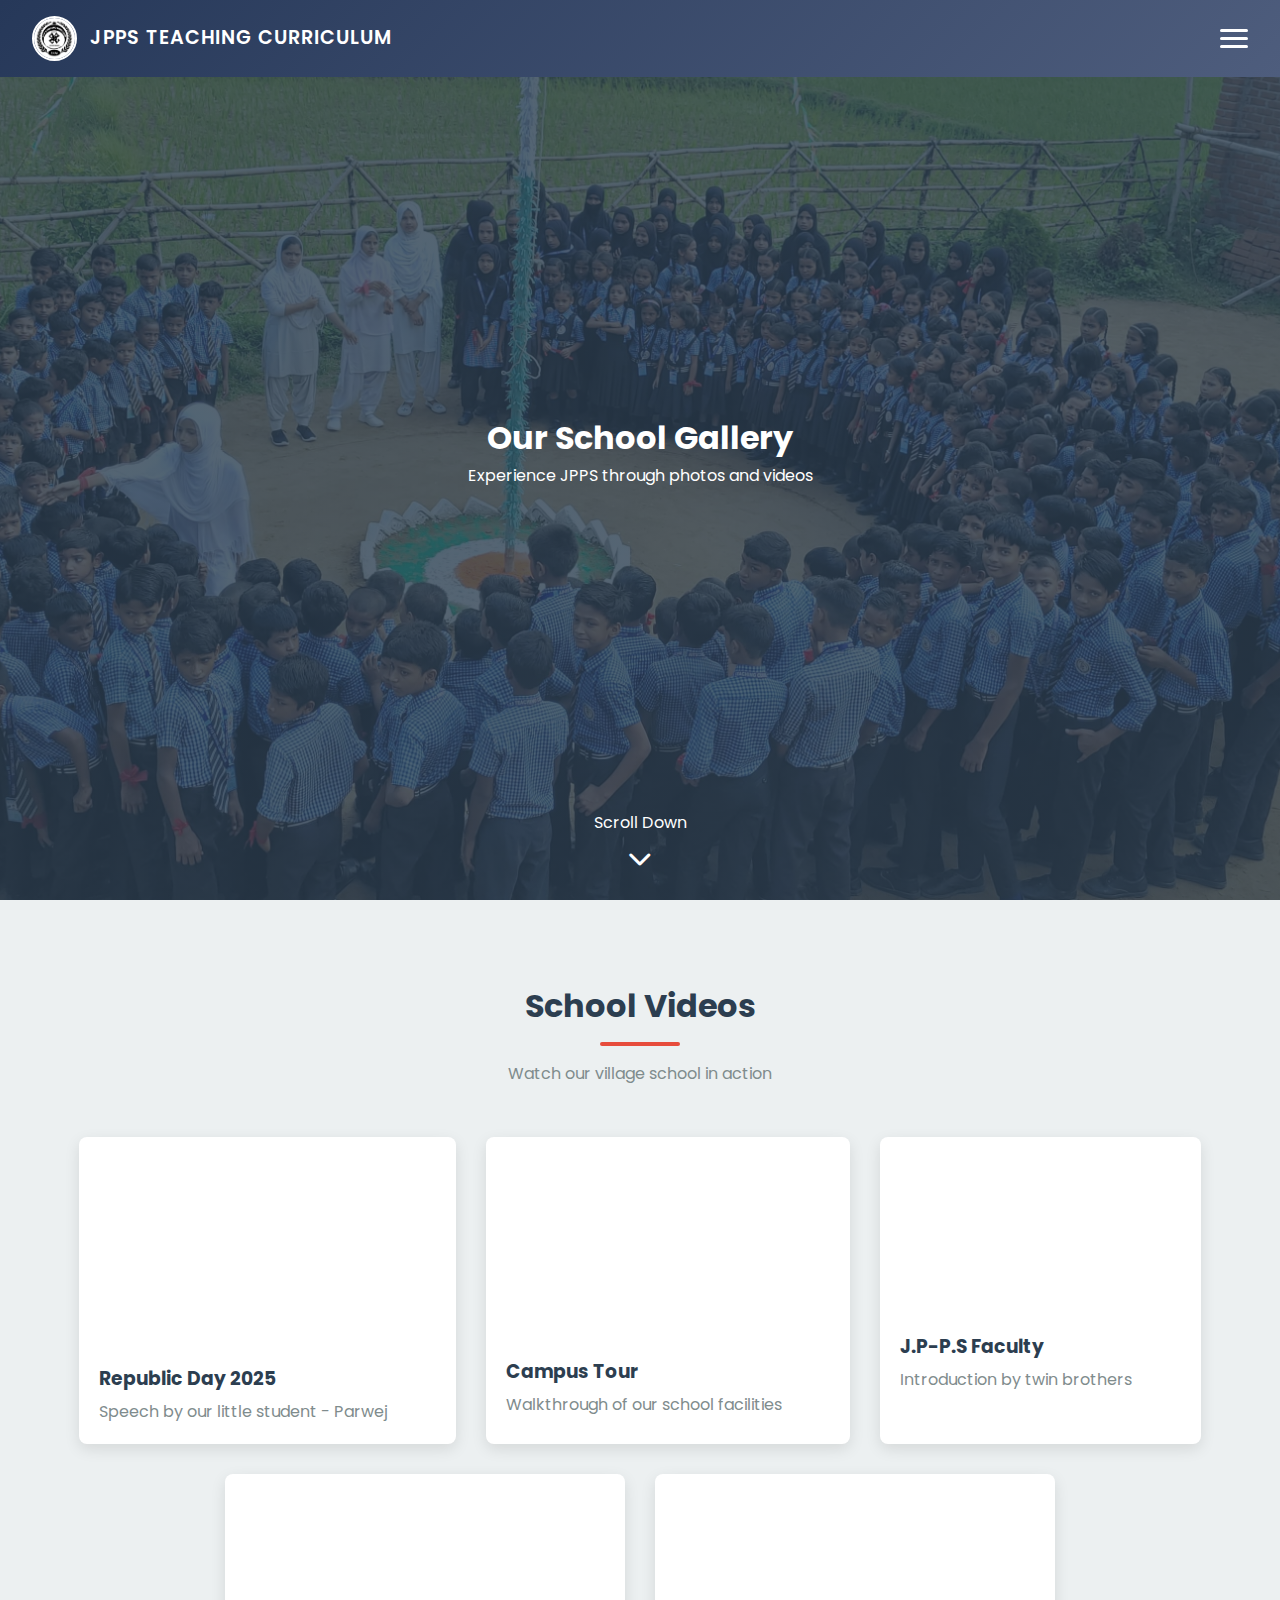
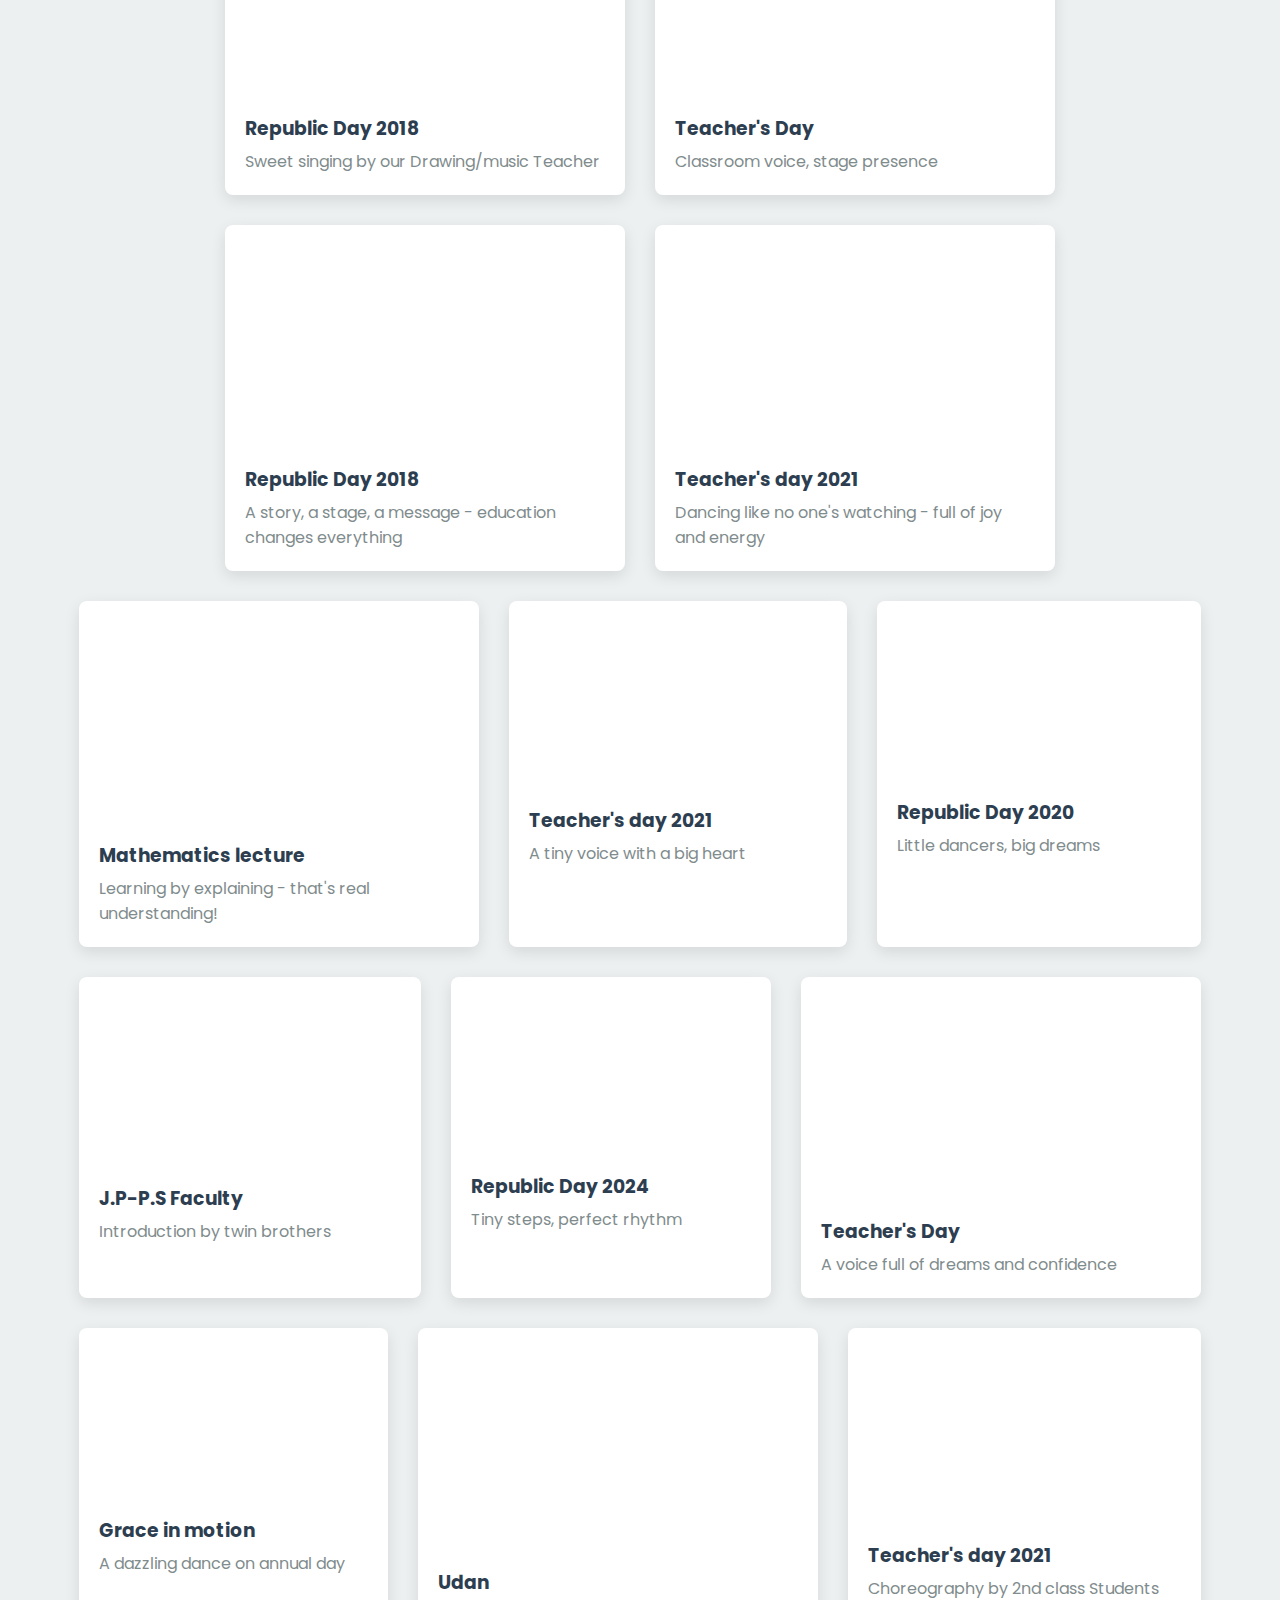
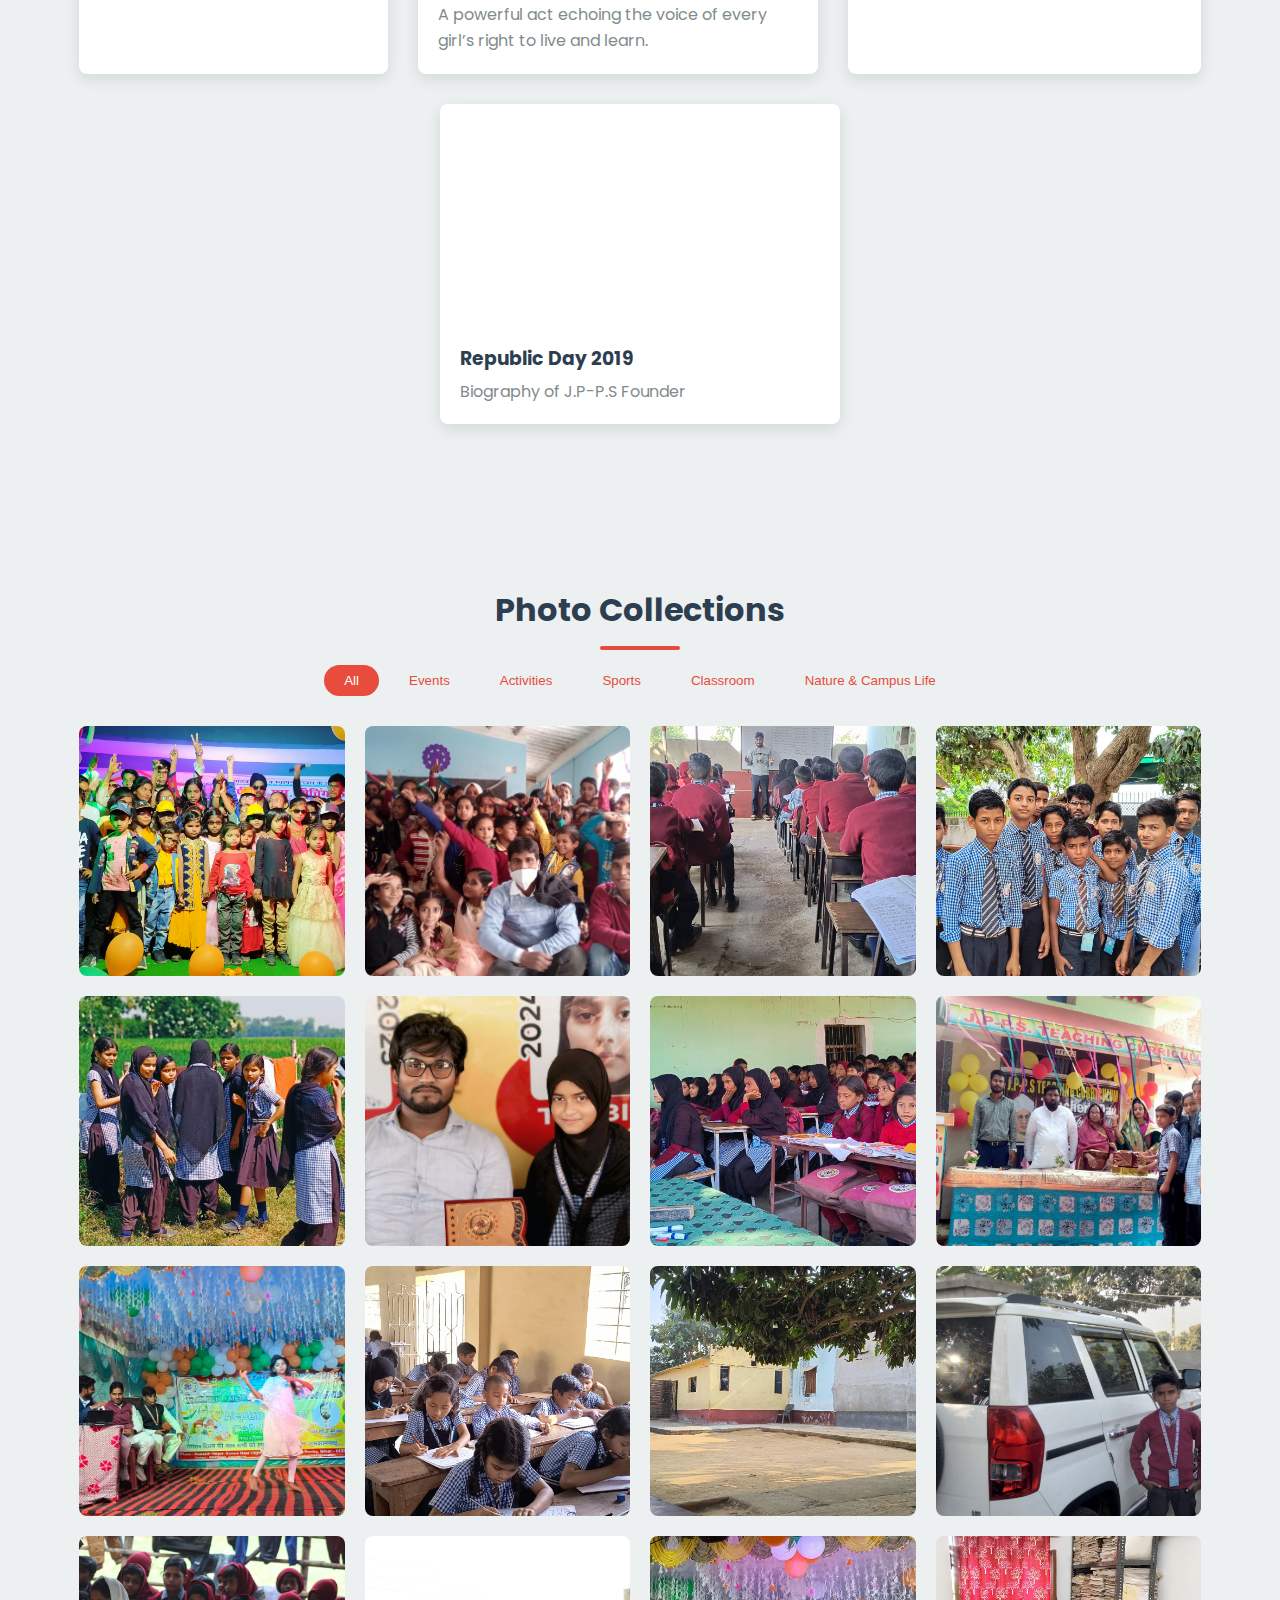
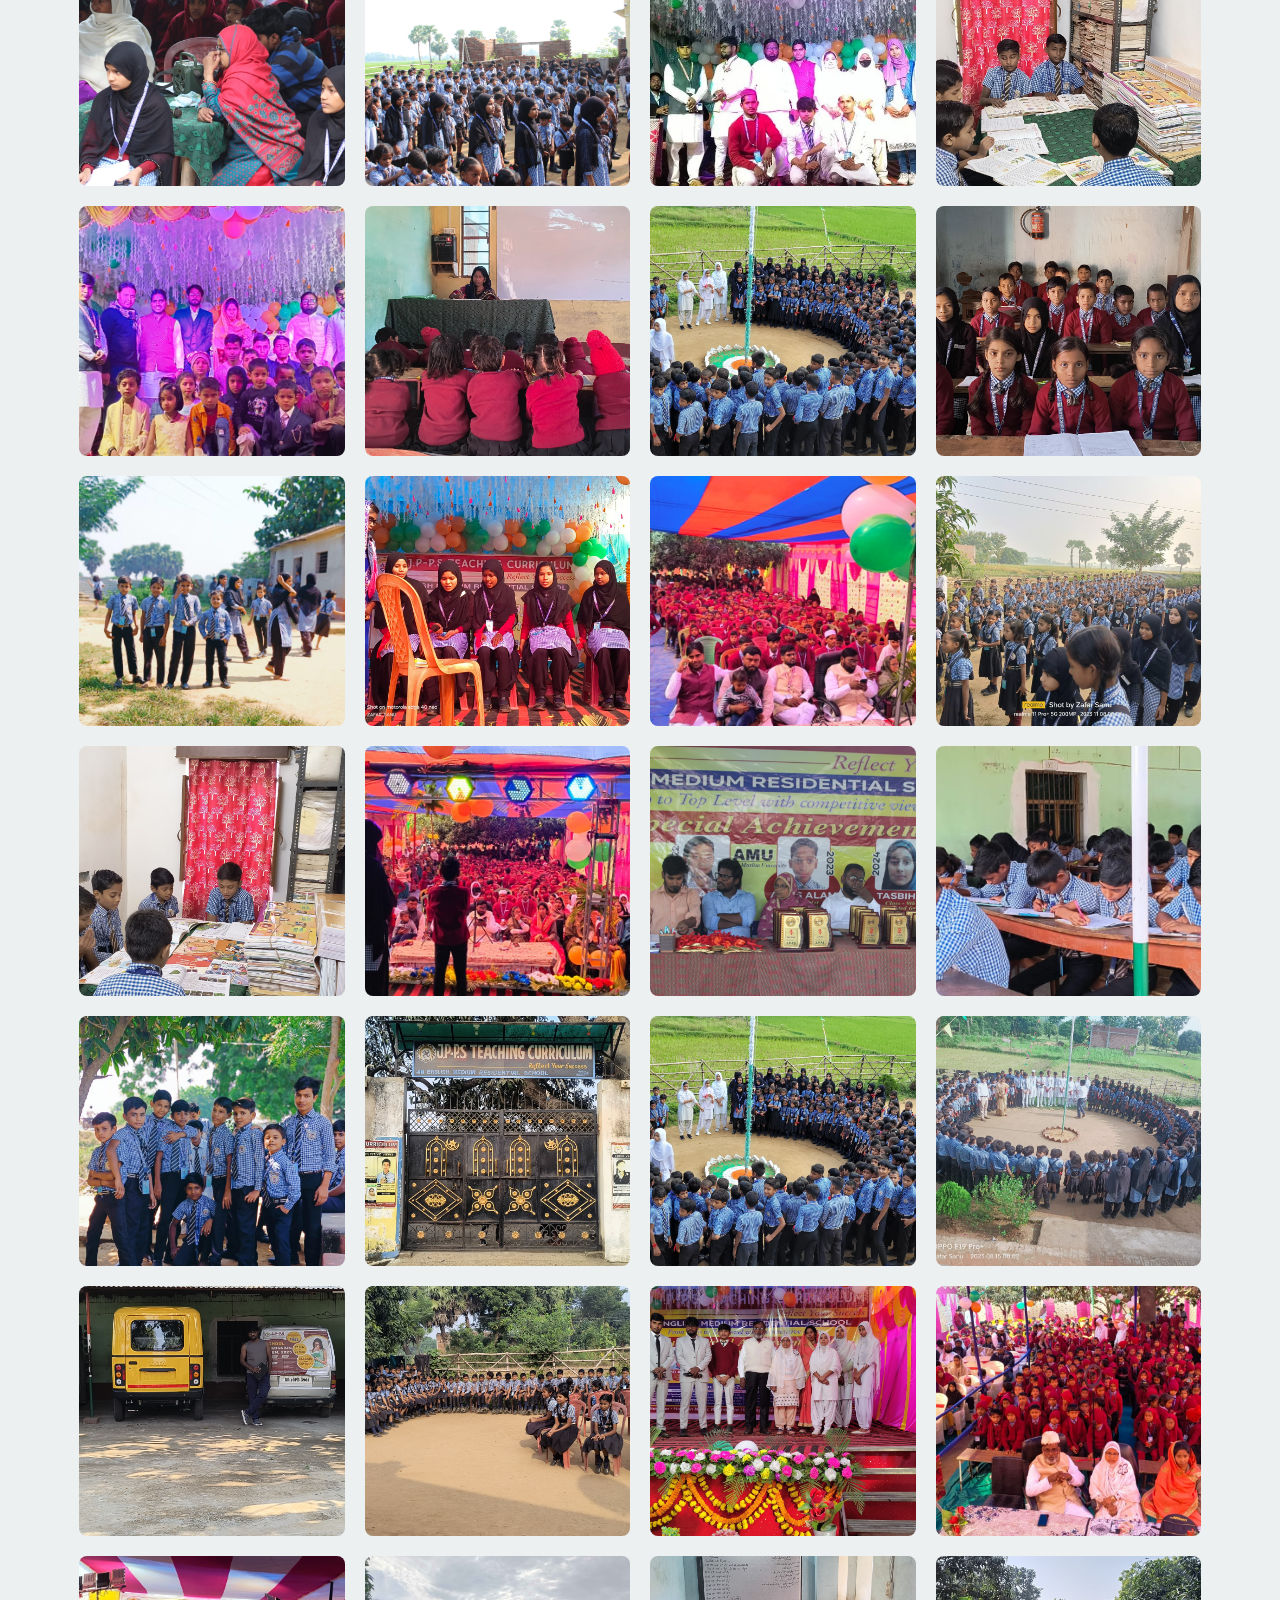
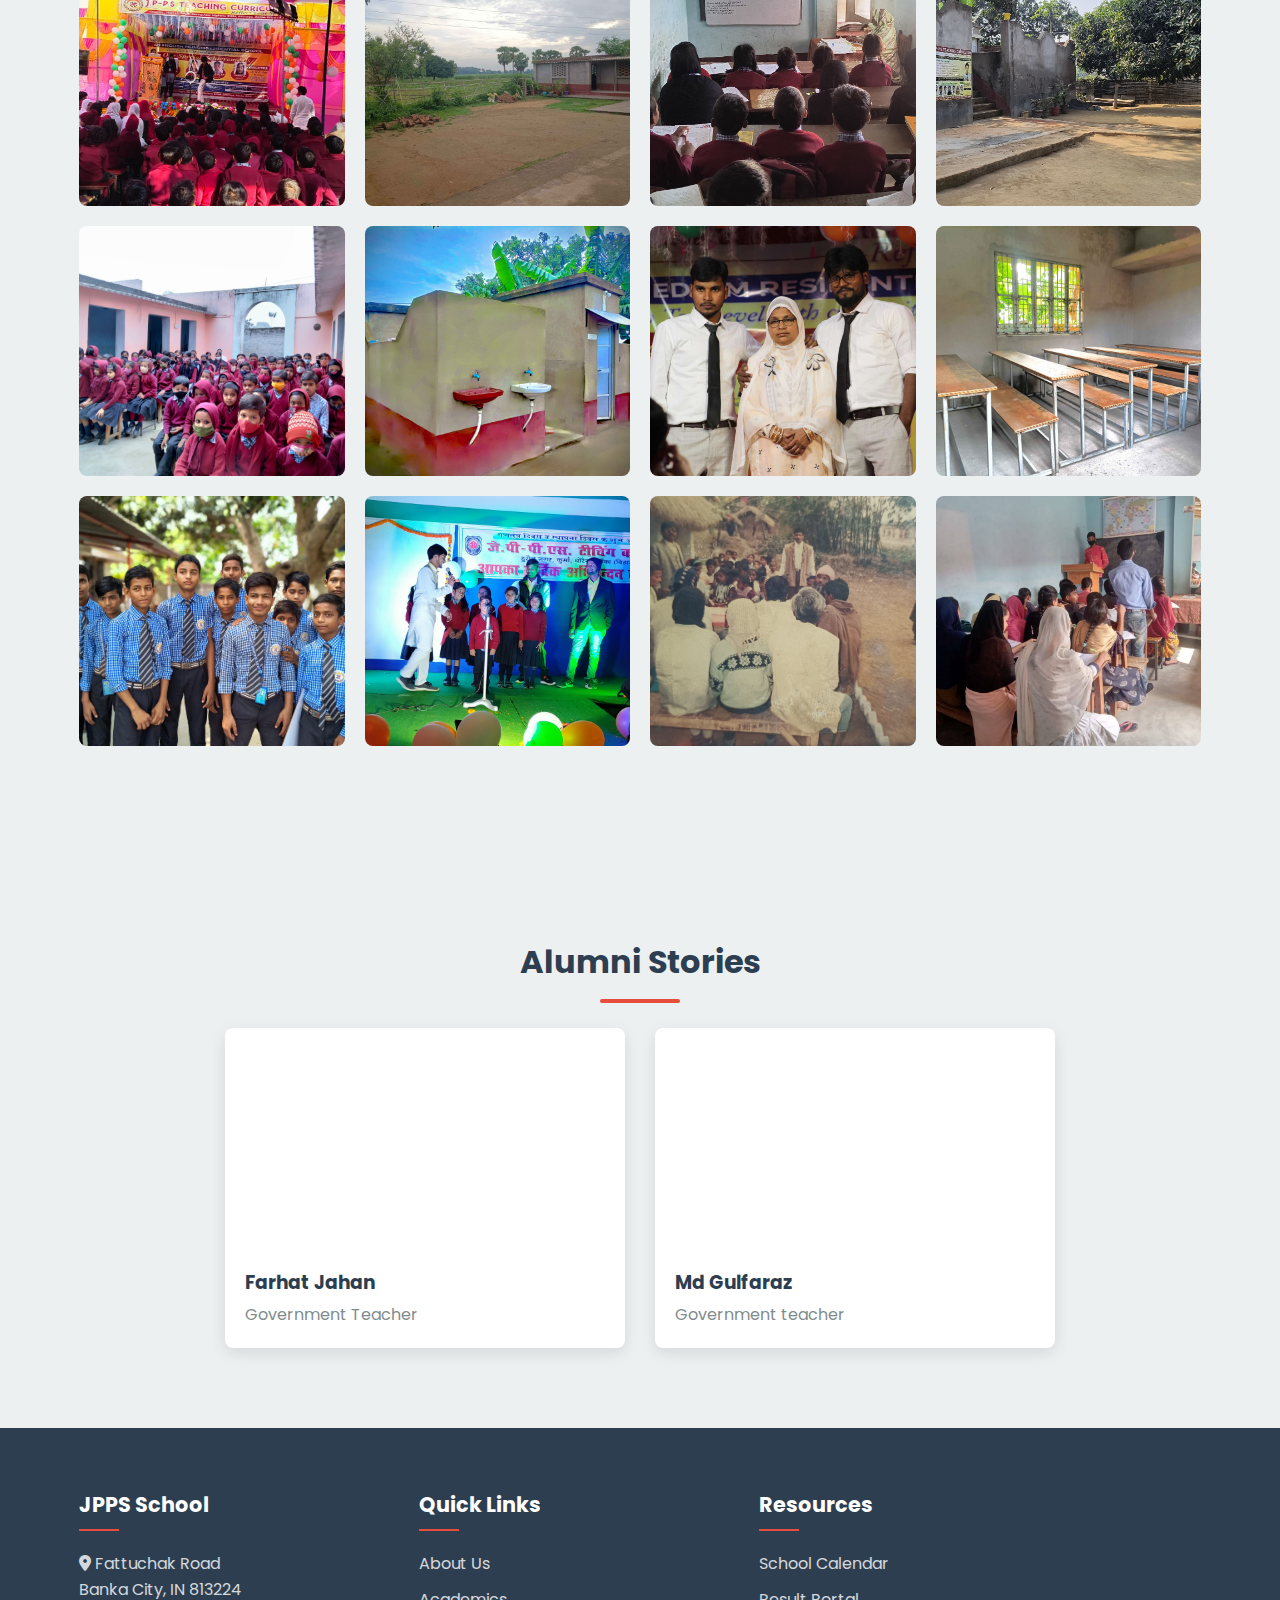
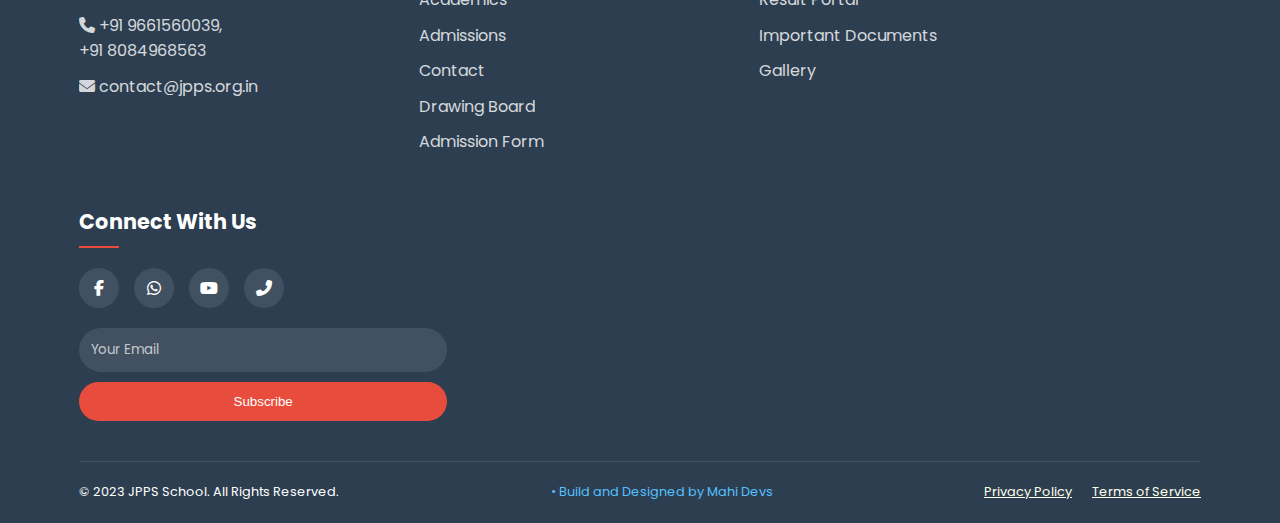
<file: gallery.html>
<!DOCTYPE html>
<html lang="en">
<head>
    <meta charset="UTF-8">
    <meta name="viewport" content="width=device-width, initial-scale=1.0">
    <title>School Gallery | JPPS Village School</title>
    <link rel="stylesheet" href="https://cdnjs.cloudflare.com/ajax/libs/font-awesome/6.4.0/css/all.min.css">
    <link href="https://fonts.googleapis.com/css2?family=Poppins:wght@300;400;500;600;700&display=swap" rel="stylesheet">
    <link rel="stylesheet" href="css/main.css">
    
    <meta name="description" content="Browse highlights from school events, student artwork, classroom moments, and daily life at JPPS — where learning and expression go hand in hand.">
  <meta name="keywords" content="JPPS, JPPS school, about jpps, jpps teaching curriculum">
  <meta name="robots" content="index, follow">
  <meta name="author" content="James Proneir">
  <meta property="og:title" content="J-P-P.S Teaching Curriculum">
  <meta property="og:description" content="Browse highlights from school events, student artwork, classroom moments, and daily life at JPPS — where learning and expression go hand in hand.">
  <meta property="og:image" content="https://jpps.org.in/img/jpps_logo.webp" type="image/webp">
  <meta property="og:url" content="https://jpps.org.in/">
  <meta property="og:type" content="website">
  <link rel="icon" href="https://jpps.org.in/img/jpps_logo.webp" type="image/webp">
<!-- Google tag (gtag.js) -->
<script async src="https://www.googletagmanager.com/gtag/js?id=G-DPGJE935GD"></script>
<script>
  window.dataLayer = window.dataLayer || [];
  function gtag(){dataLayer.push(arguments);}
  gtag('js', new Date());

  gtag('config', 'G-DPGJE935GD');
</script>
<script src="js/sidePages.js" defer></script>

</head>
<body>
    
    <div class="preloader">
        <div class="loader"></div>
    </div>

    <!-- Navigation -->
    <header>
  <div class="logo-area">
    <img src="img/jpps_logo.webp" alt="School Logo" />
    <div class="school-name">JPPS TEACHING CURRICULUM</div>
  </div>
  <div class="menu-btn" onclick="toggleDrawer()">
    <span></span>
    <span></span>
    <span></span>
  </div>
</header>

<!-- Drawer -->
<div class="drawer" id="navDrawer">
  <h2>Menu</h2>
  <div class="link-cluster">
      <span>Home</span>
      <span onclick="toggleLinkCluster(this)">⟨</span>
      <div class="cluster-links">
          <a href="index.html#why-choose">Why Choose JPPS?</a>         
          <a href="index.html#our-principal">Our Principal</a>  
          <a href="index.html#faculty">Our Distinguished Faculty</a> 
          <a href="index.html#testimonials">Testimonials</a> 
           <a href="index.html#life-at-jpps">Life At JPPS</a> 
      </div>
  </div>
  <div class="link-cluster">
      <span>About Us</span>
      <span onclick="toggleLinkCluster(this)">⟨</span>
      <div class="cluster-links">
          <a href="about.html#guiding-principle">Our Guiding Principles</a>         
          <a href="about.html#founder">Our Beloved Founder</a>
          <a href="about.html#day-at-jpps">A Day at JPPS</a>
          <a href="about.html#proud-moments">Our Proud Moments</a>
          <a href="about.html#journey">Our Journey</a>
          <a href="about.html#school-uniform">School Uniform</a>
      </div>
  </div>
  <div class="link-cluster">
      <span>Acedamics & Curriculum</span>
      <span onclick="toggleLinkCluster(this)">⟨</span>
      <div class="cluster-links">
          <a href="curriculum.html#grade-level">Grade Level Curriculum</a>         
          <a href="curriculum.html#school-calender">School Calender</a>
          <a href="curriculum.html#allEvents">Upcoming Events</a>
          <a href="curriculum.html#teaching-methods">Innovative Teaching Methods</a>
          <a href="curriculum.html#assessment-system">Continuous Assessment System</a>
      </div>
  </div>
  <div class="link-cluster">
      <span>Admission Details</span>
      <span onclick="toggleLinkCluster(this)">⟨</span>
      <div class="cluster-links">
          <a href="admission.html#main-requirement">Essential Requirements</a>         
          <a href="admission.html#fee-structure">Complete Fee Structure</a>
          <a href="admission.html#book-price">Complete Book Policy</a>
          <a href="admission.html#child-need">What Your Child Needs</a>
      </div>
  </div>
  <div class="link-cluster">
      <span>Resources</span>
      <span onclick="toggleLinkCluster(this)">⟨</span>
      <div class="cluster-links">
          <a href="resource.html#daily-updates">Daily Updates</a>         
          <a href="resource.html#important-documents">Important Documents</a>
          <a href="resource.html#daily-homework">Homework & assignment</a>
          <a href="admission.html#child-need">What Your Child Needs</a>
      </div>
  </div>
  <a href="facility.html">School Facility</a>
  <div class="link-cluster">
      <span>Gallery</span>
      <span onclick="toggleLinkCluster(this)">⟨</span>
      <div class="cluster-links">
          <a href="gallery.html#school-videos">School Videos</a>         
          <a href="gallery.html#photo-collection">Photo Collection</a>
          <a href="gallery.html#alumni-stories">Alumni Stories</a>
      </div>
  </div>
  <div class="link-cluster">
      <span>Apply</span>
      <span onclick="toggleLinkCluster(this)">⟨</span>
      <div class="cluster-links">
          <a href="apply.html#admission-steps">Three Steps for Admission</a>         
          <a href="apply.html#application-form">Admission Form</a>
          <a href="apply.html#affordable-fee">Affordable Fee Structure (overview)</a>
      </div>
  </div>
  <div class="link-cluster">
      <span>Contact</span>
      <span onclick="toggleLinkCluster(this)">⟨</span>
      <div class="cluster-links">
          <a href="contact.html#connect-with-us">Directly Connect With Us</a>         
          <a href="contact.html#school-location">School Location</a>   
          <a href="contact.html#department-contacts">Department Contacts</a>   
          <a href="contact.html#contact-form">Contact Form</a>   
          <a href="contact.html#faq">FAQ</a>   
      </div>
  </div>
</div>

<!-- Optional overlay -->
<div class="overlay" id="drawerOverlay" onclick="toggleDrawer()"></div>

    <!-- Hero Section -->
    <section class="hero">
        <div class="hero-content">
            <h1>Our School Gallery</h1>
            <p>Experience JPPS through photos and videos</p>
        </div>
        <div class="hero-scroll">
            <span>Scroll Down</span>
            <i class="fas fa-chevron-down"></i>
        </div>
    </section>

    <!-- Video Gallery -->
    <section class="video-gallery" id="school-videos">
        <div class="container">
            <h2 class="section-title">School Videos</h2>
            <p class="section-subtitle">Watch our village school in action</p>
            
            <div class="video-grid">
                <!-- Annual Day -->
                <div class="video-card">
                    <div class="video-wrapper">
                        <iframe src="https://www.youtube.com/embed/M2ieo2Eqw68?si=rW2koGn-RUI8UuU7" 
                                frameborder="0" 
                                allow="accelerometer; autoplay; clipboard-write; encrypted-media; gyroscope; picture-in-picture" 
                                allowfullscreen></iframe>
                    </div>
                    <h3>Republic Day 2025</h3>
                    <p>Speech by our little student - Parwej</p>
                </div>
                
                <!-- School Tour -->
                <div class="video-card">
                    <div class="video-wrapper">
                        <iframe src="https://www.youtube.com/embed/5meDpF2_hcQ?si=HdnYll9E3PRFYykO" 
                                frameborder="0" 
                                allow="accelerometer; autoplay; clipboard-write; encrypted-media; gyroscope; picture-in-picture" 
                                allowfullscreen></iframe>
                    </div>
                    <h3>Campus Tour</h3>
                    <p>Walkthrough of our school facilities</p>
                </div>
                
                <!-- Sports Day -->
                <div class="video-card">
                    <div class="video-wrapper">
                        <iframe src="https://www.youtube.com/embed/lw5p5fc7Pao?si=9BcR2GNhUyZ9n0ti" 
                                frameborder="0" 
                                allow="accelerometer; autoplay; clipboard-write; encrypted-media; gyroscope; picture-in-picture" 
                                allowfullscreen></iframe>
                    </div>
                    <h3>J.P-P.S Faculty</h3>
                    <p>Introduction by twin brothers</p>
                </div>
                <div class="video-card">
                    <div class="video-wrapper">
                        <iframe src="https://www.youtube.com/embed/K0iPG4M52Do?si=RYobjmsqNK7jeoPB" 
                                frameborder="0" 
                                allow="accelerometer; autoplay; clipboard-write; encrypted-media; gyroscope; picture-in-picture" 
                                allowfullscreen></iframe>
                    </div>
                    <h3>Republic Day 2018</h3>
                    <p>Sweet singing by our Drawing/music Teacher</p>
                </div>
                <div class="video-card">
                    <div class="video-wrapper">
                        <iframe src="https://www.youtube.com/embed/TgOWNtIG21c?si=2zhKQEtbU97KtdXD" 
                                frameborder="0" 
                                allow="accelerometer; autoplay; clipboard-write; encrypted-media; gyroscope; picture-in-picture" 
                                allowfullscreen></iframe>
                    </div>
                    <h3>Teacher's Day</h3>
                    <p>Classroom voice, stage presence</p>
                </div>
                <div class="video-card">
                    <div class="video-wrapper">
                        <iframe src="https://www.youtube.com/embed/inRlSLphFNQ?si=2P6E97C0LFwdgrvH" 
                                frameborder="0" 
                                allow="accelerometer; autoplay; clipboard-write; encrypted-media; gyroscope; picture-in-picture" 
                                allowfullscreen></iframe>
                    </div>
                    <h3>Republic Day 2018</h3>
                    <p>A story, a stage, a message - education changes everything</p>
                </div>
                <div class="video-card">
                    <div class="video-wrapper">
                        <iframe src="https://www.youtube.com/embed/HudFM97Yqc8?si=i433JsgGDGDsYNct" 
                                frameborder="0" 
                                allow="accelerometer; autoplay; clipboard-write; encrypted-media; gyroscope; picture-in-picture" 
                                allowfullscreen></iframe>
                    </div>
                    <h3>Teacher's day 2021</h3>
                    <p>Dancing like no one's watching - full of joy and energy</p>
                </div>
                <div class="video-card">
                    <div class="video-wrapper">
                        <iframe src="https://www.youtube.com/embed/t97vW-BXuQM?si=Vo1ecJNrpFu-66SK" 
                                frameborder="0" 
                                allow="accelerometer; autoplay; clipboard-write; encrypted-media; gyroscope; picture-in-picture" 
                                allowfullscreen></iframe>
                    </div>
                    <h3>Mathematics lecture</h3>
                    <p>Learning by explaining - that's real understanding!</p>
                </div>
                <div class="video-card">
                    <div class="video-wrapper">
                        <iframe src="https://www.youtube.com/embed/w1o5FczCLPM?si=yMQwgWNd_0PKX4t8" 
                                frameborder="0" 
                                allow="accelerometer; autoplay; clipboard-write; encrypted-media; gyroscope; picture-in-picture" 
                                allowfullscreen></iframe>
                    </div>
                    <h3>Teacher's day 2021</h3>
                    <p>A tiny voice with a big heart</p>
                </div>
                <div class="video-card">
                    <div class="video-wrapper">
                        <iframe src="https://www.youtube.com/embed/p-XFd8ITPks?si=ssaM0UL_IT0MHk-y" 
                                frameborder="0" 
                                allow="accelerometer; autoplay; clipboard-write; encrypted-media; gyroscope; picture-in-picture" 
                                allowfullscreen></iframe>
                    </div>
                    <h3>Republic Day 2020</h3>
                    <p>Little dancers, big dreams</p>
                </div>
                <div class="video-card">
                    <div class="video-wrapper">
                        <iframe src="https://www.youtube.com/embed/lw5p5fc7Pao?si=9BcR2GNhUyZ9n0ti" 
                                frameborder="0" 
                                allow="accelerometer; autoplay; clipboard-write; encrypted-media; gyroscope; picture-in-picture" 
                                allowfullscreen></iframe>
                    </div>
                    <h3>J.P-P.S Faculty</h3>
                    <p>Introduction by twin brothers</p>
                </div>
                <div class="video-card">
                    <div class="video-wrapper">
                        <iframe src="https://www.youtube.com/embed/iBnmP2MPlok?si=NsY0tm8Dc1MvKYbz" 
                                frameborder="0" 
                                allow="accelerometer; autoplay; clipboard-write; encrypted-media; gyroscope; picture-in-picture" 
                                allowfullscreen></iframe>
                    </div>
                    <h3>Republic Day 2024</h3>
                    <p>Tiny steps, perfect rhythm</p>
                </div>
                <div class="video-card">
                    <div class="video-wrapper">
                        <iframe src="https://www.youtube.com/embed/QRM8OhYCyo8?si=fRRZ-aq811clRc4G" 
                                frameborder="0" 
                                allow="accelerometer; autoplay; clipboard-write; encrypted-media; gyroscope; picture-in-picture" 
                                allowfullscreen></iframe>
                    </div>
                    <h3>Teacher's Day</h3>
                    <p>A voice full of dreams and confidence</p>
                </div>
                <div class="video-card">
                    <div class="video-wrapper">
                        
                        <iframe src="https://www.youtube.com/embed/Kt0CXy3Kc_Q?si=c989-Dms37qPNljB" 
                                frameborder="0" 
                                allow="accelerometer; autoplay; clipboard-write; encrypted-media; gyroscope; picture-in-picture" 
                                allowfullscreen></iframe>
                    </div>
                    <h3>Grace in motion</h3>
                    <p>A dazzling dance on annual day</p>
                </div>
                
                <div class="video-card">
                    <div class="video-wrapper">
                        <iframe src="https://www.youtube.com/embed/bPLrjKmaaW4?si=nWHJ4MN0OWNMAdAS" 
                                frameborder="0" 
                                allow="accelerometer; autoplay; clipboard-write; encrypted-media; gyroscope; picture-in-picture" 
                                allowfullscreen></iframe>
                    </div>
                    <h3>Udan</h3>
                    <p>A powerful act echoing the voice of every girl’s right to live and learn.</p>
                </div>
                <div class="video-card">
                    <div class="video-wrapper">
                        <iframe src="https://www.youtube.com/embed/YQCiRqFkV6M?si=zgAoK1hSY8YTTFHx" 
                                frameborder="0" 
                                allow="accelerometer; autoplay; clipboard-write; encrypted-media; gyroscope; picture-in-picture" 
                                allowfullscreen></iframe>
                    </div>
                    <h3>Teacher's day 2021</h3>
                    <p>Choreography by 2nd class Students</p>
                </div>
                <div class="video-card">
                    <div class="video-wrapper">
                        <iframe src="https://www.youtube.com/embed/y2DOk5wlISs?si=RNMHSlrEL66_hlpX" 
                                frameborder="0" 
                                allow="accelerometer; autoplay; clipboard-write; encrypted-media; gyroscope; picture-in-picture" 
                                allowfullscreen></iframe>
                    </div>
                    <h3>Republic Day 2019</h3>
                    <p>Biography of J.P-P.S Founder</p>
                </div>
            </div>
        </div>
    </section>

    <!-- Photo Gallery -->
    <section class="photo-gallery" id="photo-collection">
        <div class="container">
            <h2 class="section-title">Photo Collections</h2>
            
            <div class="gallery-filter">
                <button class="filter-btn active" data-filter="all">All</button>
                <button class="filter-btn" data-filter="events">Events</button>
                <button class="filter-btn" data-filter="activities">Activities</button>
                <button class="filter-btn" data-filter="sports">Sports</button>
                <button class="filter-btn" data-filter="classroom">Classroom</button>
                <button class="filter-btn" data-filter="nature">Nature & Campus Life</button>
            </div>
            
            <div class="photo-grid">
                <!-- Event Photos -->
                
                <div class="photo-item events" data-category="events">
    <img src="img/events/event1.jpg" alt="Annual Day Celebration">
                </div>

<div class="photo-item events" data-category="events">
    <img src="img/events/event2.jpg" alt="Student Speech">
</div>

<div class="photo-item classroom" data-category="classroom">
    <img src="img/classroom/classroom7.jpg" alt="classroom">
</div>

<div class="photo-item nature" data-category="nature">
    <img src="img/nature/nature1.jpg" alt="nature">
</div>

<div class="photo-item sports" data-category="sports">
    <img src="img/sports/sports2.jpg" alt="Sports">
</div>

<div class="photo-item activities" data-category="activities">
    <img src="img/activities/activities3.jpg" alt="activities">
</div>

<div class="photo-item classroom" data-category="classroom">
    <img src="img/classroom/classroom6.jpg" alt="classroom">
</div>

<div class="photo-item events" data-category="events">
    <img src="img/events/event3.jpg" alt="Teacher-Student Fun">
</div>

<div class="photo-item events" data-category="events">
    <img src="img/events/event4.jpg" alt="Stage Performance">
</div>

<div class="photo-item classroom" data-category="classroom">
    <img src="img/classroom/classroom5.jpg" alt="classroom">
</div>

<div class="photo-item nature" data-category="nature">
    <img src="img/nature/nature5.jpg" alt="nature">
</div>

<div class="photo-item nature" data-category="nature">
    <img src="img/nature/nature2.jpg" alt="nature">
</div>

<div class="photo-item activities" data-category="activities">
    <img src="img/activities/activities2.jpg" alt="activities">
</div>

<div class="photo-item nature" data-category="nature">
    <img src="img/nature/nature4.jpg" alt="nature">
</div>

<div class="photo-item events" data-category="events">
    <img src="img/events/event16.jpg" alt="Teacher-Student Fun">
</div>

<div class="photo-item classroom" data-category="classroom">
    <img src="img/classroom/classroom8.jpg" alt="classroom">
</div>

<div class="photo-item events" data-category="events">
    <img src="img/events/event5.jpg" alt="Dance Performance">
</div>

<div class="photo-item classroom" data-category="classroom">
    <img src="img/classroom/classroom4.jpg" alt="classroom">
</div>

<div class="photo-item nature" data-category="nature">
    <img src="img/nature/nature3.jpg" alt="nature">
</div>

<div class="photo-item classroom" data-category="classroom">
    <img src="img/classroom/classroom9.jpg" alt="classroom">
</div>

<div class="photo-item sports" data-category="sports">
    <img src="img/sports/sports1.jpg" alt="Sports">
</div>

<div class="photo-item events" data-category="events">
    <img src="img/events/event6.jpg" alt="Lighting Ceremony">
</div>

<div class="photo-item events" data-category="events">
    <img src="img/events/event7.jpg" alt="Anchor Hosting">
</div>

<div class="photo-item activities" data-category="activities">
    <img src="img/activities/activities1.jpg" alt="activities">
</div>

<div class="photo-item classroom" data-category="classroom">
    <img src="img/classroom/classroom10.jpg" alt="classroom">
</div>

<div class="photo-item events" data-category="events">
    <img src="img/events/event8.jpg" alt="Parent Audience">
</div>

<div class="photo-item activities" data-category="activities">
    <img src="img/activities/activities4.jpg" alt="activities">
</div>

<div class="photo-item classroom" data-category="classroom">
    <img src="img/classroom/classroom3.jpg" alt="classroom">
</div>

<div class="photo-item sports" data-category="sports">
    <img src="img/sports/sports3.jpg" alt="Sports">
</div>

<div class="photo-item nature" data-category="nature">
    <img src="img/nature/nature6.jpg" alt="nature">
</div>

<div class="photo-item events" data-category="events">
    <img src="img/events/event9.jpg" alt="Skits and Plays">
</div>

<div class="photo-item events" data-category="events">
    <img src="img/events/event10.jpg" alt="Student Singing">
</div>

<div class="photo-item nature" data-category="nature">
    <img src="img/nature/nature7.jpg" alt="nature">
</div>

<div class="photo-item activities" data-category="activities">
    <img src="img/activities/activities5.jpg" alt="activities">
</div>

<div class="photo-item events" data-category="events">
    <img src="img/events/event11.jpg" alt="Group Photo">
</div>

<div class="photo-item events" data-category="events">
    <img src="img/events/event12.jpg" alt="Teacher Performance">
</div>

<div class="photo-item events" data-category="events">
    <img src="img/events/event13.jpg" alt="Prize Distribution">
</div>

<div class="photo-item nature" data-category="nature">
    <img src="img/nature/nature11.jpg" alt="nature">
</div>

<div class="photo-item classroom" data-category="classroom">
    <img src="img/classroom/classroom2.jpg" alt="classroom">
</div>

<div class="photo-item nature" data-category="nature">
    <img src="img/nature/nature8.jpg" alt="nature">
</div>

<div class="photo-item activities" data-category="activities">
    <img src="img/activities/activities6.jpg" alt="activities">
</div>

<div class="photo-item nature" data-category="nature">
    <img src="img/nature/nature12.jpg" alt="nature">
</div>

<div class="photo-item events" data-category="events">
    <img src="img/events/event14.jpg" alt="Group Dance">
</div>

<div class="photo-item classroom" data-category="classroom">
    <img src="img/classroom/classroom11.jpg" alt="classroom">
</div>

<div class="photo-item nature" data-category="nature">
    <img src="img/nature/nature9.jpg" alt="nature">
</div>

<div class="photo-item events" data-category="events">
    <img src="img/events/event15.jpg" alt="Closing Ceremony">
</div>

<div class="photo-item nature" data-category="nature">
    <img src="img/nature/nature13.jpg" alt="nature">
</div>

<div class="photo-item classroom" data-category="classroom">
    <img src="img/classroom/classroom1.jpg" alt="classroom">
</div>
        
            </div>
        </div>
    </section>

    <!-- Alumni Videos -->
    <section class="alumni-videos" id="alumni-stories">
        <div class="container">
            <h2 class="section-title">Alumni Stories</h2>            
                        
            <div class="testimonial-grid">
                <div class="testimonial-card">
                    <div class="video-wrapper">
                        <iframe src="https://www.youtube.com/embed/obtpkYR7xGg?si=n2JWz6AWqyr-gKl2" 
                                frameborder="0" 
                                allow="accelerometer; autoplay; clipboard-write; encrypted-media; gyroscope; picture-in-picture" 
                                allowfullscreen></iframe>
                    </div>
                    <h3>Farhat Jahan</h3>
                    <p>Government Teacher</p>
                </div>
                
                <div class="testimonial-card">
                    <div class="video-wrapper">
                        <iframe src="https://www.youtube.com/embed/HeipVXaiLCs?si=3Hb3Vw90EbXjDBRS" 
                                frameborder="0" 
                                allow="accelerometer; autoplay; clipboard-write; encrypted-media; gyroscope; picture-in-picture" 
                                allowfullscreen></iframe>
                    </div>
                    <h3>Md Gulfaraz</h3>
                    <p>Government teacher</p>
                </div>
            </div>
        </div>
    </section>

    <!-- Same footer as other pages -->
    <footer class="footer">
        <div class="container">
            <div class="footer-grid">
                <div class="footer-col">
                    <h3>JPPS School</h3>
                    <p><i class="fas fa-map-marker-alt"></i> Fattuchak Road<br>Banka City, IN 813224</p>
                    <p><i class="fas fa-phone"></i> +91 9661560039,<br>+91 8084968563</p>
                    <p><i class="fas fa-envelope"></i> contact@jpps.org.in</p>
                </div>
                <div class="footer-col">
                    <h3>Quick Links</h3>
                    <ul>
                        <li><a href="about.html">About Us</a></li>
                        <li><a href="curriculum.html">Academics</a></li>
                        <li><a href="admission.html">Admissions</a></li>
                        <li><a href="contact.html">Contact</a></li>
                        <li><a href="https://jpps-school.github.io/drawing-board">Drawing Board</a></li>
                        <li><a href="apply.html#application-form">Admission Form</a></li>
                    </ul>
                </div>
                <div class="footer-col">
                    <h3>Resources</h3>
                    <ul>
                        <li><a href="curriculum.html#school-calender">School Calendar</a></li>
                        <li><a href="https://jpps-resultportal.onrender.com">Result Portal</a></li>
                        <li><a href="resource.html#important-documents">Important Documents</a></li>
                        <li><a href="gallery.html">Gallery</a></li>
                    </ul>
                </div>
                <div class="footer-col">
                    <h3>Connect With Us</h3>
                    <div class="social-links">
                        <a href="https://www.facebook.com/profile.php?id=100054614447260" target="_blank"><i class="fab fa-facebook-f"></i></a>
                        <a href="https://wa.me/9661716014" target="_blank" rel="noopener noreferrer"><i class="fab fa-whatsapp"></i></a>
                        <a href="https://youtube.com/@j.p-p.s___team?si=xop_phLMwGV3TeU0" target="_blank"><i class="fab fa-youtube"></i></a>
                        <a href="tel:+919661716014"><i class="fas fa-phone-alt"></i></a>
                    </div>
                    <form id="subscriptionForm">
                      <div class="newsletter">
                        <input type="text" name="formType" value="subscription" hidden>
                        <input type="email" placeholder="Your Email" name="email" required>
                        <button class="subscribe-btn" type="submit">Subscribe</button>
                      </div>
                    </form>
                </div>
            </div>
            <div class="footer-bottom">
                <p>&copy; 2023 JPPS School. All Rights Reserved.</p>
                <a href="https://wa.me/+919661854282" style="text-decoration:none;"><p style="color:#55c1ff">• Build and Designed by Mahi Devs</p></a>
                <div class="footer-links">
                    <a href="privacy-policy.html">Privacy Policy</a>
                    <a href="terms-condition.html">Terms of Service</a>
                </div>
            </div>
        </div>
    </footer>

    <!-- overlay for form submission -->
    <div id="formOverlay">
        <div>
            <span></span>
            <p>Submitting...</p>
        </div>
    </div>
    
    <script>
        // Gallery Filter Functionality
const filterButtons = document.querySelectorAll('.filter-btn');
const photoItems = document.querySelectorAll('.photo-item');

filterButtons.forEach(button => {
    button.addEventListener('click', function() {
        // Remove active class from all buttons
        filterButtons.forEach(btn => btn.classList.remove('active'));
        // Add active class to clicked button
        this.classList.add('active');
        
        const filterValue = this.getAttribute('data-filter');
        
        photoItems.forEach(item => {
            if (filterValue === 'all' || item.getAttribute('data-category') === filterValue) {
                item.style.display = 'block';
            } else {
                item.style.display = 'none';
            }
        });
    });
});

// Load More Button (simplified example)
document.getElementById('loadMore')?.addEventListener('click', function() {
    // In real implementation, this would load more photos via AJAX
    alert('More photos would load here in actual implementation');
    this.style.display = 'none';
});
    </script>
</body>
</html>
</file>
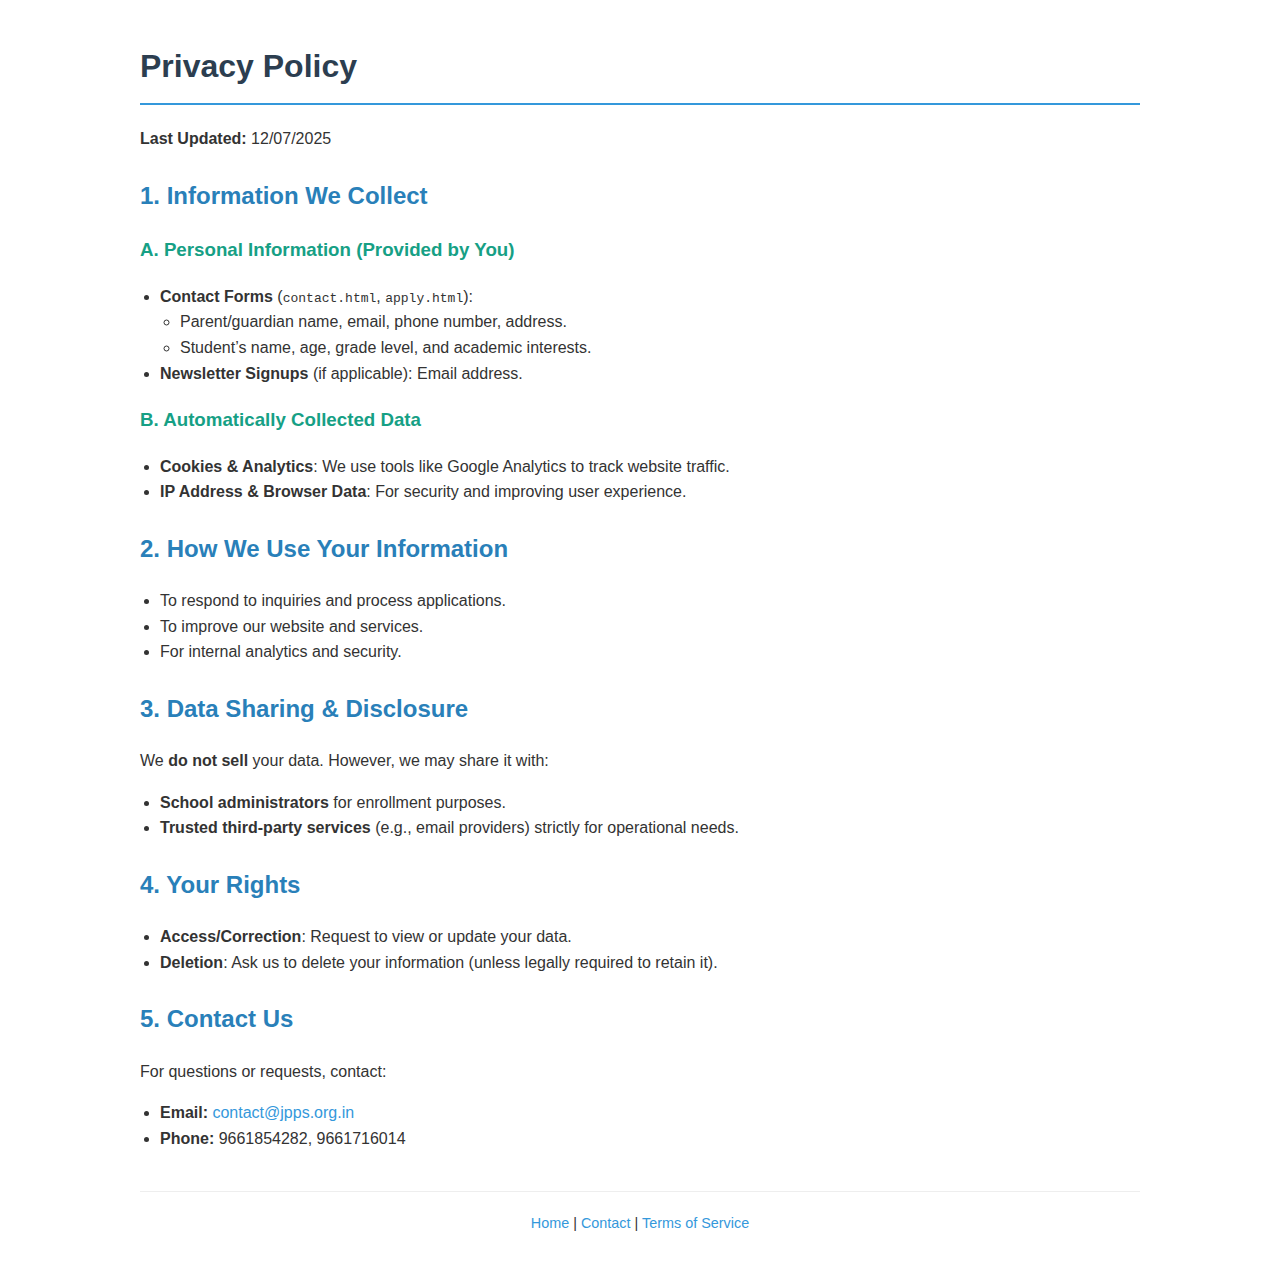
<file: privacy-policy.html>
<!DOCTYPE html>
<html lang="en">
<head>
    <meta charset="UTF-8">
    <meta name="viewport" content="width=device-width, initial-scale=1.0">
    <title>Privacy Policy | JPPS school</title>
    <style>
        body {
            font-family: 'Arial', sans-serif;
            line-height: 1.6;
            margin: 0;
            padding: 20px;
            color: #333;
            max-width: 1000px;
            margin: auto;
        }
        h1, h2, h3 {
            color: #2c3e50;
        }
        h1 { border-bottom: 2px solid #3498db; padding-bottom: 10px; }
        h2 { color: #2980b9; margin-top: 25px; }
        h3 { color: #16a085; }
        ul { padding-left: 20px; }
        a { color: #3498db; text-decoration: none; }
        a:hover { text-decoration: underline; }
        footer {
            margin-top: 40px;
            padding: 20px 0;
            border-top: 1px solid #eee;
            text-align: center;
            font-size: 0.9em;
        }
    </style>
</head>
<body>
    <h1>Privacy Policy</h1>
    <p><strong>Last Updated:</strong> 12/07/2025</p>

    <h2>1. Information We Collect</h2>
    <h3>A. Personal Information (Provided by You)</h3>
    <ul>
        <li><strong>Contact Forms</strong> (<code>contact.html</code>, <code>apply.html</code>):
            <ul>
                <li>Parent/guardian name, email, phone number, address.</li>
                <li>Student’s name, age, grade level, and academic interests.</li>
            </ul>
        </li>
        <li><strong>Newsletter Signups</strong> (if applicable): Email address.</li>
    </ul>

    <h3>B. Automatically Collected Data</h3>
    <ul>
        <li><strong>Cookies & Analytics</strong>: We use tools like Google Analytics to track website traffic.</li>
        <li><strong>IP Address & Browser Data</strong>: For security and improving user experience.</li>
    </ul>

    <h2>2. How We Use Your Information</h2>
    <ul>
        <li>To respond to inquiries and process applications.</li>
        <li>To improve our website and services.</li>
        <li>For internal analytics and security.</li>
    </ul>

    <h2>3. Data Sharing & Disclosure</h2>
    <p>We <strong>do not sell</strong> your data. However, we may share it with:</p>
    <ul>
        <li><strong>School administrators</strong> for enrollment purposes.</li>
        <li><strong>Trusted third-party services</strong> (e.g., email providers) strictly for operational needs.</li>
    </ul>

    <h2>4. Your Rights</h2>
    <ul>
        <li><strong>Access/Correction</strong>: Request to view or update your data.</li>
        <li><strong>Deletion</strong>: Ask us to delete your information (unless legally required to retain it).</li>
    </ul>

    <h2>5. Contact Us</h2>
    <p>For questions or requests, contact:</p>
    <ul>
        <li><strong>Email:</strong> <a href="mailto:contact@jpps.org.in">contact@jpps.org.in</a></li>
        <li><strong>Phone:</strong> 9661854282, 9661716014</li>
    </ul>

    <footer>
        <a href="index.html">Home</a> | 
        <a href="contact.html">Contact</a> | 
        <a href="terms-condition.html">Terms of Service</a>
    </footer>
</body>
</html>
</file>
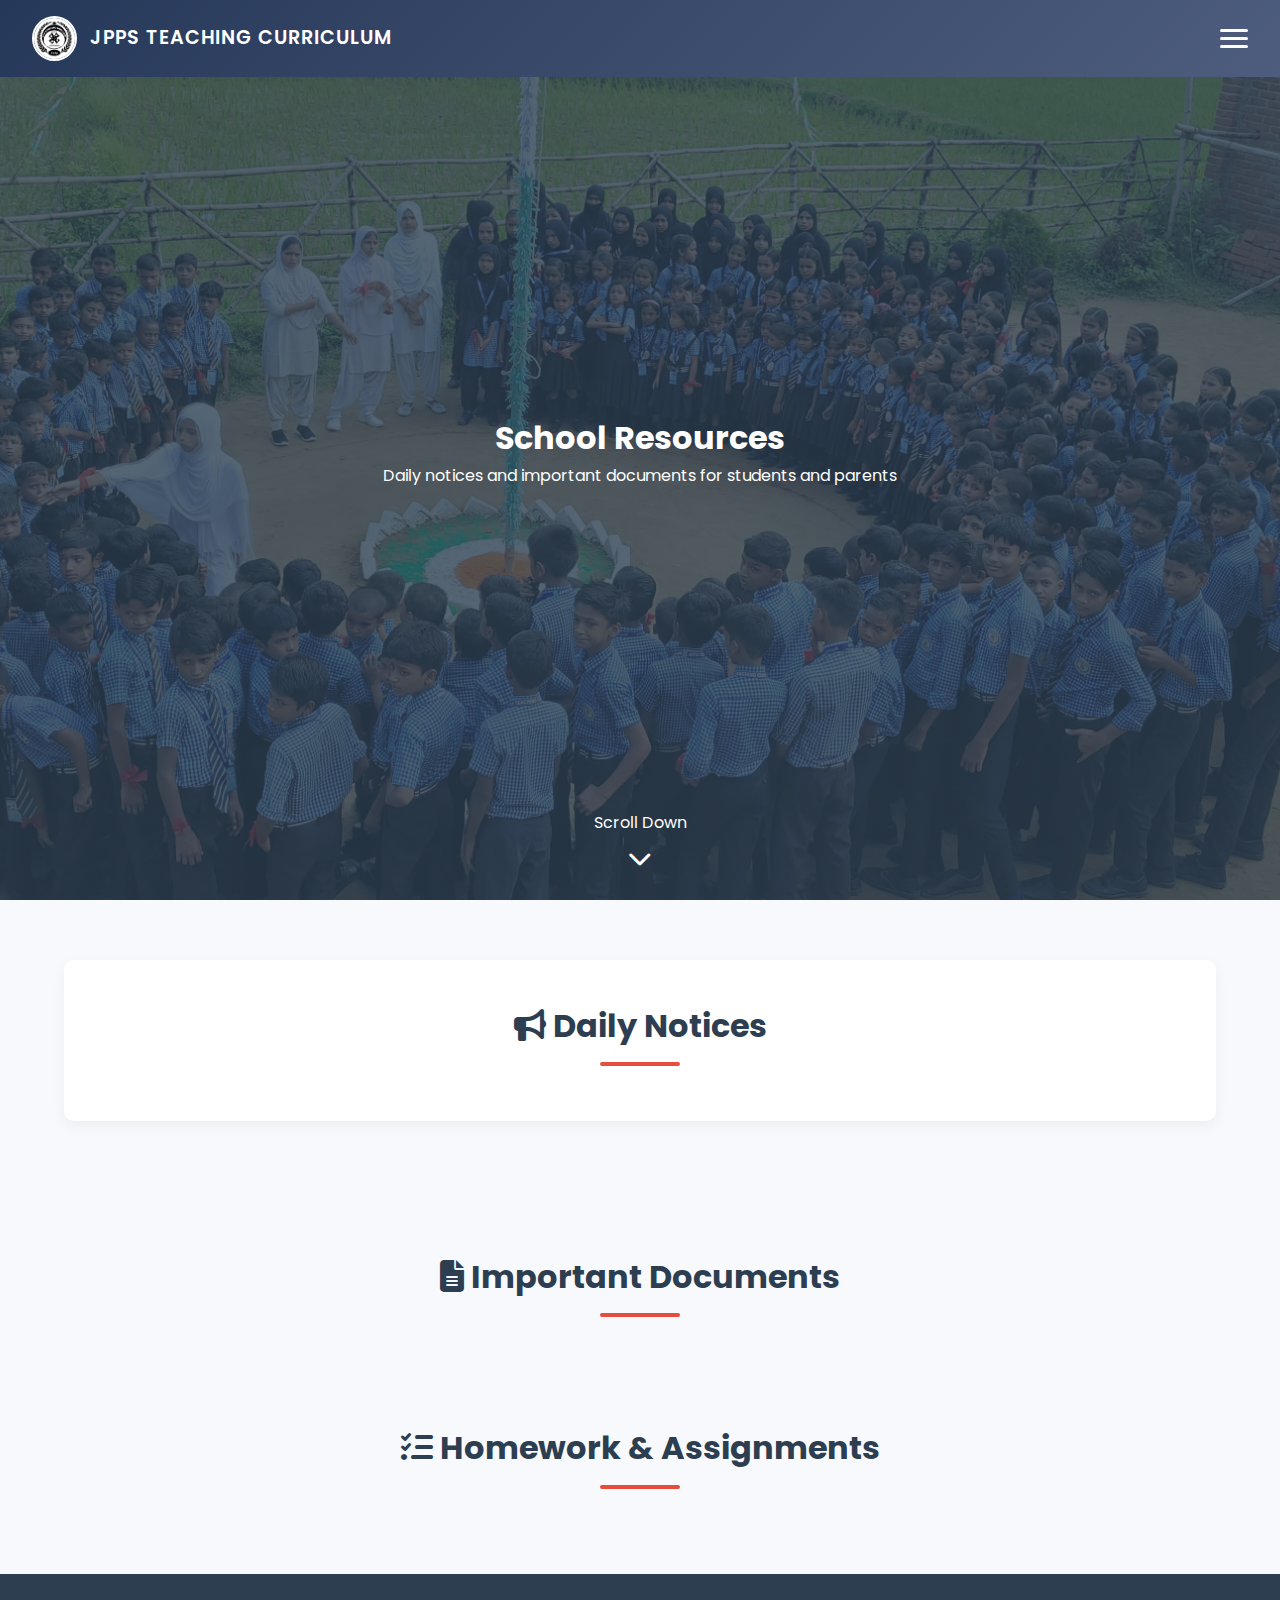
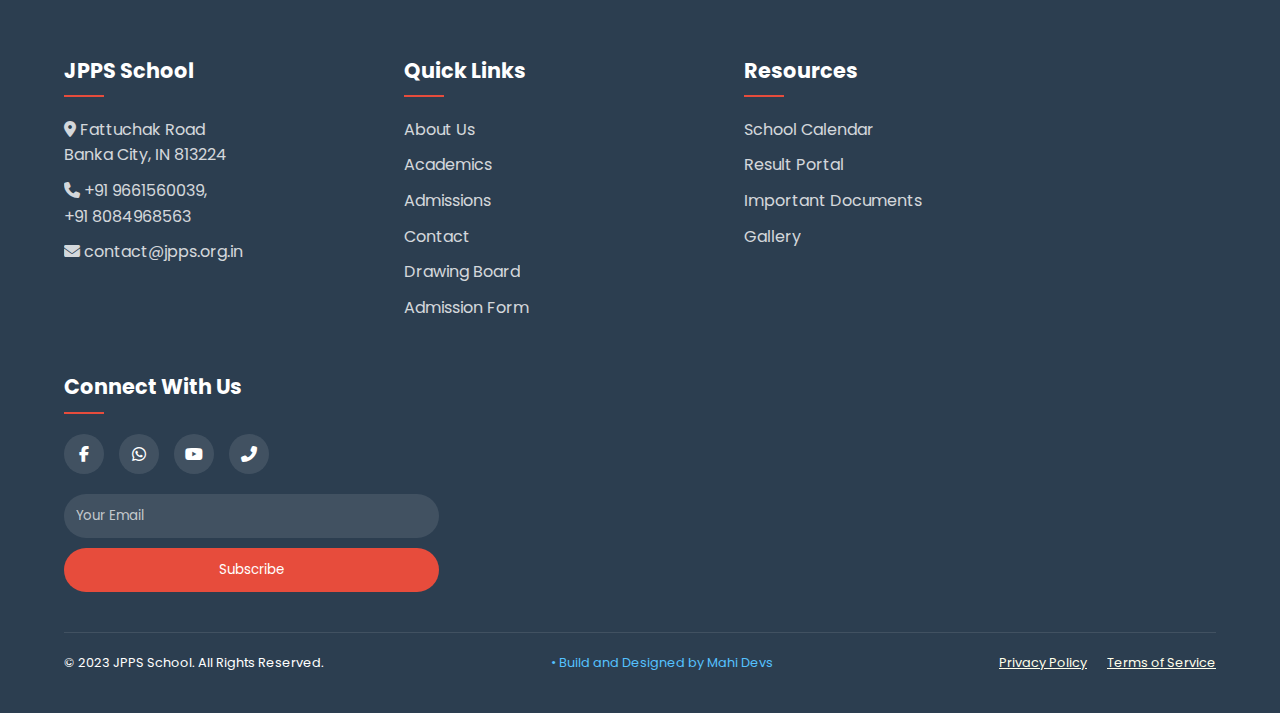
<file: resource.html>
<!DOCTYPE html>
<html lang="en">
<head>
    <meta charset="UTF-8">
    <meta name="viewport" content="width=device-width, initial-scale=1.0">
    <title>Resources | JPPS Teaching Curriculum</title>
    <link rel="stylesheet" href="https://cdnjs.cloudflare.com/ajax/libs/font-awesome/6.4.0/css/all.min.css">
    <link href="https://fonts.googleapis.com/css2?family=Poppins:wght@300;400;500;600;700&display=swap" rel="stylesheet">
    <link rel="stylesheet" href="css/main.css">
    
    <meta name="description" content="Explore all essential learning materials, academic documents, and student support resources in one place.This section includes downloadable timetables, fee structure, book price lists, syllabus documents, and other important notices to help parents and students stay updated and organized throughout the academic year.">
  <meta name="keywords" content="JPPS, JPPS school, about jpps, jpps teaching curriculum">
  <meta name="robots" content="index, follow">
  <meta name="author" content="James Proneir">
  <meta property="og:title" content="J-P-P.S Teaching Curriculum">
  <meta property="og:description" content="Explore all essential learning materials, academic documents, and student support resources in one place.This section includes downloadable timetables, fee structure, book price lists, syllabus documents, and other important notices to help parents and students stay updated and organized throughout the academic year.">
  <meta property="og:image" content="https://jpps.org.in/img/jpps_logo.webp" type="image/webp">
  <meta property="og:url" content="https://jpps.org.in/">
  <meta property="og:type" content="website">
  <link rel="icon" href="https://jpps.org.in/img/jpps_logo.webp" type="image/webp">
   
  <!-- Google tag (gtag.js) -->
<script async src="https://www.googletagmanager.com/gtag/js?id=G-DPGJE935GD"></script>
<script>
  window.dataLayer = window.dataLayer || [];
  function gtag(){dataLayer.push(arguments);}
  gtag('js', new Date());

  gtag('config', 'G-DPGJE935GD');
</script>
    
    <style>
        /* ===== GLOBAL STYLES ===== */
        * {
            margin: 0;
            padding: 0;
            box-sizing: border-box;
            font-family: 'Poppins', sans-serif;
        }
        
        body {
            background-color: #f8f9fc;
            color: #333;
            line-height: 1.6;
        }
        
        .container {
            width: 90%;
            max-width: 1200px;
            margin: 0 auto;
            padding: 20px 0;
        }
        
        /* ===== NAVIGATION ===== */
        .navbar {
            background: #2c3e50;
            color: white;
            padding: 15px 0;
            position: sticky;
            top: 0;
            z-index: 100;
        }
        
        .navbar .container {
            display: flex;
            justify-content: space-between;
            align-items: center;
        }
        
        .logo {
            color: white;
            font-weight: 700;
            font-size: 1.5rem;
            text-decoration: none;
        }
        
        .nav-links {
            display: flex;
            align-items: center;
        }
        
        .nav-links a {
            color: white;
            text-decoration: none;
            margin-left: 20px;
            font-weight: 500;
        }
        
        .nav-links a.active {
            color: #4e73df;
            font-weight: 600;
        }
        
        /* ===== HERO SECTION ===== */
        .resources-hero {
            background: linear-gradient(135deg, #2c3e50 0%, #4e73df 100%);
            color: white;
            padding: 80px 0;
            text-align: center;
        }
        
        /* ===== NOTICES SECTION ===== */
        .notices-section {
            background: white;
            padding: 40px;
            border-radius: 10px;
            box-shadow: 0 5px 15px rgba(0,0,0,0.05);
            margin: 40px 0;
        }
        
        .notice-board {
            margin-top: 30px;
        }
        
        .notice-board ul{
            margin-left: 30px;
        }
        
        .notice-item {
            padding: 20px;
            border-left: 4px solid #4e73df;
            background: #f8f9fc;
            margin-bottom: 15px;
            border-radius: 0 5px 5px 0;
        }
        
        .notice-item.urgent {
            border-left-color: #e74a3b;
            background: #fdf3f2;
        }
        
        .notice-date {
            font-size: 0.9rem;
            color: #6c757d;
            margin-bottom: 5px;
        }
        
        .notice-title {
            font-weight: 600;
            margin-bottom: 10px;
            color: #2c3e50;
        }
        
        /* ===== RESOURCES SECTION ===== */
        .resources-section {
            margin: 50px auto;
        }
        
        .resource-cards {
            display: flex;
            flex-flow: row wrap;
            justify-content: center;
            gap: 20px;
            margin-top: 30px;
        }
        
        .resource-card {
            background: white;
            border-radius: 8px;
            padding: 25px;
            box-shadow: 0 3px 10px rgba(0,0,0,0.05);
            transition: all 0.3s;
            border-top: 3px solid #4e73df;
            flex-grow: 1;
        }
        
        .resource-card:hover {
            transform: translateY(-5px);
            box-shadow: 0 10px 20px rgba(0,0,0,0.1);
        }
        
        .resource-icon {
            font-size: 2rem;
            color: #4e73df;
            margin-bottom: 15px;
        }
        
        .download-btn {
            display: inline-block;
            margin-top: 15px;
            padding: 8px 15px;
            background: #4e73df;
            color: white;
            text-decoration: none;
            border-radius: 5px;
            font-size: 0.9rem;
            transition: background 0.3s;
        }
        
        .download-btn:hover {
            background: #2c3e50;
        }
        
        /* ===== RESPONSIVE ===== */
        @media (max-width: 768px) {
            .navbar .container {
                flex-direction: column;
            }
            
            .nav-links {
                margin-top: 15px;
            }
            
            .resource-cards {
                grid-template-columns: 1fr;
            }
        }
    </style>
</head>
<body>
   
   <div class="preloader">
        <div class="loader"></div>
    </div>

    <!-- Navigation -->
    <header>
  <div class="logo-area">
    <img src="img/jpps_logo.webp" alt="School Logo" />
    <div class="school-name">JPPS TEACHING CURRICULUM</div>
  </div>
  <div class="menu-btn" onclick="toggleDrawer()">
    <span></span>
    <span></span>
    <span></span>
  </div>
</header>

<!-- Drawer -->
<div class="drawer" id="navDrawer">
  <h2>Menu</h2>
  <div class="link-cluster">
      <span>Home</span>
      <span onclick="toggleLinkCluster(this)">⟨</span>
      <div class="cluster-links">
          <a href="index.html#why-choose">Why Choose JPPS?</a>         
          <a href="index.html#our-principal">Our Principal</a>  
          <a href="index.html#faculty">Our Distinguished Faculty</a> 
          <a href="index.html#testimonials">Testimonials</a> 
           <a href="index.html#life-at-jpps">Life At JPPS</a> 
      </div>
  </div>
  <div class="link-cluster">
      <span>About Us</span>
      <span onclick="toggleLinkCluster(this)">⟨</span>
      <div class="cluster-links">
          <a href="about.html#guiding-principle">Our Guiding Principles</a>         
          <a href="about.html#founder">Our Beloved Founder</a>
          <a href="about.html#day-at-jpps">A Day at JPPS</a>
          <a href="about.html#proud-moments">Our Proud Moments</a>
          <a href="about.html#journey">Our Journey</a>
          <a href="about.html#school-uniform">School Uniform</a>
      </div>
  </div>
  <div class="link-cluster">
      <span>Acedamics & Curriculum</span>
      <span onclick="toggleLinkCluster(this)">⟨</span>
      <div class="cluster-links">
          <a href="curriculum.html#grade-level">Grade Level Curriculum</a>         
          <a href="curriculum.html#school-calender">School Calender</a>
          <a href="curriculum.html#allEvents">Upcoming Events</a>
          <a href="curriculum.html#teaching-methods">Innovative Teaching Methods</a>
          <a href="curriculum.html#assessment-system">Continuous Assessment System</a>
      </div>
  </div>
  <div class="link-cluster">
      <span>Admission Details</span>
      <span onclick="toggleLinkCluster(this)">⟨</span>
      <div class="cluster-links">
          <a href="admission.html#main-requirement">Essential Requirements</a>         
          <a href="admission.html#fee-structure">Complete Fee Structure</a>
          <a href="admission.html#book-price">Complete Book Policy</a>
          <a href="admission.html#child-need">What Your Child Needs</a>
      </div>
  </div>
  <div class="link-cluster">
      <span>Resources</span>
      <span onclick="toggleLinkCluster(this)">⟨</span>
      <div class="cluster-links">
          <a href="resource.html#daily-updates">Daily Updates</a>         
          <a href="resource.html#important-documents">Important Documents</a>
          <a href="resource.html#daily-homework">Homework & assignment</a>
          <a href="admission.html#child-need">What Your Child Needs</a>
      </div>
  </div>
  <a href="facility.html">School Facility</a>
  <div class="link-cluster">
      <span>Gallery</span>
      <span onclick="toggleLinkCluster(this)">⟨</span>
      <div class="cluster-links">
          <a href="gallery.html#school-videos">School Videos</a>         
          <a href="gallery.html#photo-collection">Photo Collection</a>
          <a href="gallery.html#alumni-stories">Alumni Stories</a>
      </div>
  </div>
  <div class="link-cluster">
      <span>Apply</span>
      <span onclick="toggleLinkCluster(this)">⟨</span>
      <div class="cluster-links">
          <a href="apply.html#admission-steps">Three Steps for Admission</a>         
          <a href="apply.html#application-form">Admission Form</a>
          <a href="apply.html#affordable-fee">Affordable Fee Structure (overview)</a>
      </div>
  </div>
  <div class="link-cluster">
      <span>Contact</span>
      <span onclick="toggleLinkCluster(this)">⟨</span>
      <div class="cluster-links">
          <a href="contact.html#connect-with-us">Directly Connect With Us</a>         
          <a href="contact.html#school-location">School Location</a>   
          <a href="contact.html#department-contacts">Department Contacts</a>   
          <a href="contact.html#contact-form">Contact Form</a>   
          <a href="contact.html#faq">FAQ</a>   
      </div>
  </div>
</div>

<!-- Optional overlay -->
<div class="overlay" id="drawerOverlay" onclick="toggleDrawer()"></div>

    <!-- Hero Section -->
    <section class="hero">
        <div class="hero-content">
            <h1>School Resources</h1>
            <p>Daily notices and important documents for students and parents</p>
        </div>
        <div class="hero-scroll">
            <span>Scroll Down</span>
            <i class="fas fa-chevron-down"></i>
        </div>
    </section>
   

    <!-- Daily Notices Section -->
    <section class="container" id="daily-updates">
        <div class="notices-section">
            <h2 class="section-title"><i class="fas fa-bullhorn"></i> Daily Notices</h2>            
            
            <div class="notice-board">
                
                
            </div>
        </div>
    </section>

    <!-- Important Resources Section -->
    <section class="container resources-section" id="important-documents">
        <h2 class="section-title"><i class="fas fa-file-alt"></i> Important Documents</h2>
        
        <div class="resource-cards">
            
        </div>
    </section>
    
   

<!-- 2. Homework & Assignments -->
<section class="container resources-section" id="daily-homework">
    <h2 class="section-title"><i class="fas fa-tasks"></i> Homework & Assignments</h2>
    <div class="notice-board">
        
    </div>
</section>



    <!-- Same footer as other pages -->
    <footer class="footer">
        <div class="container">
            <div class="footer-grid">
                <div class="footer-col">
                    <h3>JPPS School</h3>
                    <p><i class="fas fa-map-marker-alt"></i> Fattuchak Road<br>Banka City, IN 813224</p>
                    <p><i class="fas fa-phone"></i> +91 9661560039,<br>+91 8084968563</p>
                    <p><i class="fas fa-envelope"></i> contact@jpps.org.in</p>
                </div>
                <div class="footer-col">
                    <h3>Quick Links</h3>
                    <ul>
                        <li><a href="about.html">About Us</a></li>
                        <li><a href="curriculum.html">Academics</a></li>
                        <li><a href="admission.html">Admissions</a></li>
                        <li><a href="contact.html">Contact</a></li>
                        <li><a href="https://jpps-school.github.io/drawing-board">Drawing Board</a></li>
                        <li><a href="apply.html#application-form">Admission Form</a></li>
                    </ul>
                </div>
                <div class="footer-col">
                    <h3>Resources</h3>
                    <ul>
                        <li><a href="curriculum.html#school-calender">School Calendar</a></li>
                        <li><a href="https://jpps-resultportal.onrender.com">Result Portal</a></li>
                        <li><a href="resource.html#important-documents">Important Documents</a></li>
                        <li><a href="gallery.html">Gallery</a></li>
                    </ul>
                </div>
                <div class="footer-col">
                    <h3>Connect With Us</h3>
                    <div class="social-links">
                        <a href="https://www.facebook.com/profile.php?id=100054614447260" target="_blank"><i class="fab fa-facebook-f"></i></a>
                        <a href="https://wa.me/9661716014" target="_blank" rel="noopener noreferrer"><i class="fab fa-whatsapp"></i></a>
                        <a href="https://youtube.com/@j.p-p.s___team?si=xop_phLMwGV3TeU0" target="_blank"><i class="fab fa-youtube"></i></a>
                        <a href="tel:+919661716014"><i class="fas fa-phone-alt"></i></a>
                    </div>
                    <form id="subscriptionForm">
                      <div class="newsletter">
                        <input type="text" name="formType" value="subscription" hidden>
                        <input type="email" placeholder="Your Email" name="email" required>
                        <button class="subscribe-btn" type="submit">Subscribe</button>
                      </div>
                    </form>
                </div>
            </div>
            <div class="footer-bottom">
                <p>&copy; 2023 JPPS School. All Rights Reserved.</p>
                <a href="https://wa.me/+919661854282" style="text-decoration:none;"><p style="color:#55c1ff">• Build and Designed by Mahi Devs</p></a>
                <div class="footer-links">
                    <a href="privacy-policy.html">Privacy Policy</a>
                    <a href="terms-condition.html">Terms of Service</a>
                </div>
            </div>
        </div>
    </footer>

    <!-- overlay for form submission -->
    <div id="formOverlay">
        <div>
            <span></span>
            <p>Submitting...</p>
        </div>
    </div>
    
    <script src="js/sidePages.js"></script>
    <script>
    let noticeBoard = document.querySelectorAll(".notice-board");
    let documents = document.querySelector(".resource-cards");
        fetch("https://opensheet.elk.sh/157doN3yo8TZeXSUFv4QKBRApofWHCCEVTo8Wh1LVtug/Notice").then(res => res.json()).then(data =>{
            if(data.length == 0){
                return;
            }
            data.forEach(row=>{
                const wrapper = document.createElement("div");
                wrapper.classList.add("notice-item");
                wrapper.innerHTML =`
                <div class="notice-date">${row.Date}${(row.Urgent.toUpperCase() === "TRUE") ? " (URGENT)" : ""}</div>
                <h3 class="notice-title">${row.Title}</h3>
                <p>${row.Subject}</p>`;
                if(row.Urgent.toUpperCase() === "TRUE"){
                    wrapper.classList.add("urgent");
                }
                noticeBoard[0].appendChild(wrapper);
            })
        })
        
        
        fetch("https://opensheet.elk.sh/157doN3yo8TZeXSUFv4QKBRApofWHCCEVTo8Wh1LVtug/Homework").then(res => res.json()).then(data =>{
            if(data.length == 0){
                return;
            }           
            data.forEach(row=>{
                let i = 1;
                let lists = "";
                    while(row[`List${i}`]){
                    lists += `<li>${row[`List${i}`]}</li>`;
                    i++
                }
                const wrapper = document.createElement("div");
                wrapper.classList.add("notice-item");
                wrapper.innerHTML =`
                <div class="notice-date">${row.Date}</div>
                <h3 class="notice-title">${row.Title}</h3>
                <ul>
                    ${lists}
                </ul>`;
                noticeBoard[1].appendChild(wrapper);
            })
        })
        
        fetch("https://opensheet.elk.sh/13o5pUJmfuKz6wL-nRPZOgnGiAbIO751zcYHumhz5SZs/Sheet1").then(res => res.json()).then(data =>{
            if(data.length == 0){
                return;
            }           
            data.forEach(row=>{
                const wrapper = document.createElement("div");
                wrapper.classList.add("resource-card");
                let fileIcon = "";
                if(row.Type.toUpperCase() == "IMAGE"){
                    fileIcon = "fas fa-file-image"
                }else if(row.Type.toUpperCase() == "PDF"){
                    fileIcon = "fas fa-file-pdf"
                }else{
                    fileIcon = "fa-solid fa-file"
                }
                wrapper.innerHTML =`
                <div class="resource-icon">
                    <i class="${fileIcon}"></i>
                </div>
                <h3>${row.Title}</h3>
                <p>${row.Caption}</p>
                <a href="${row.FileUrl}" class="download-btn" download>
                    <i class="fas fa-download"></i> Download (${row.Type})
                </a>`;
                documents.appendChild(wrapper);
            })
        })
    </script>
</body>
</html>
</file>
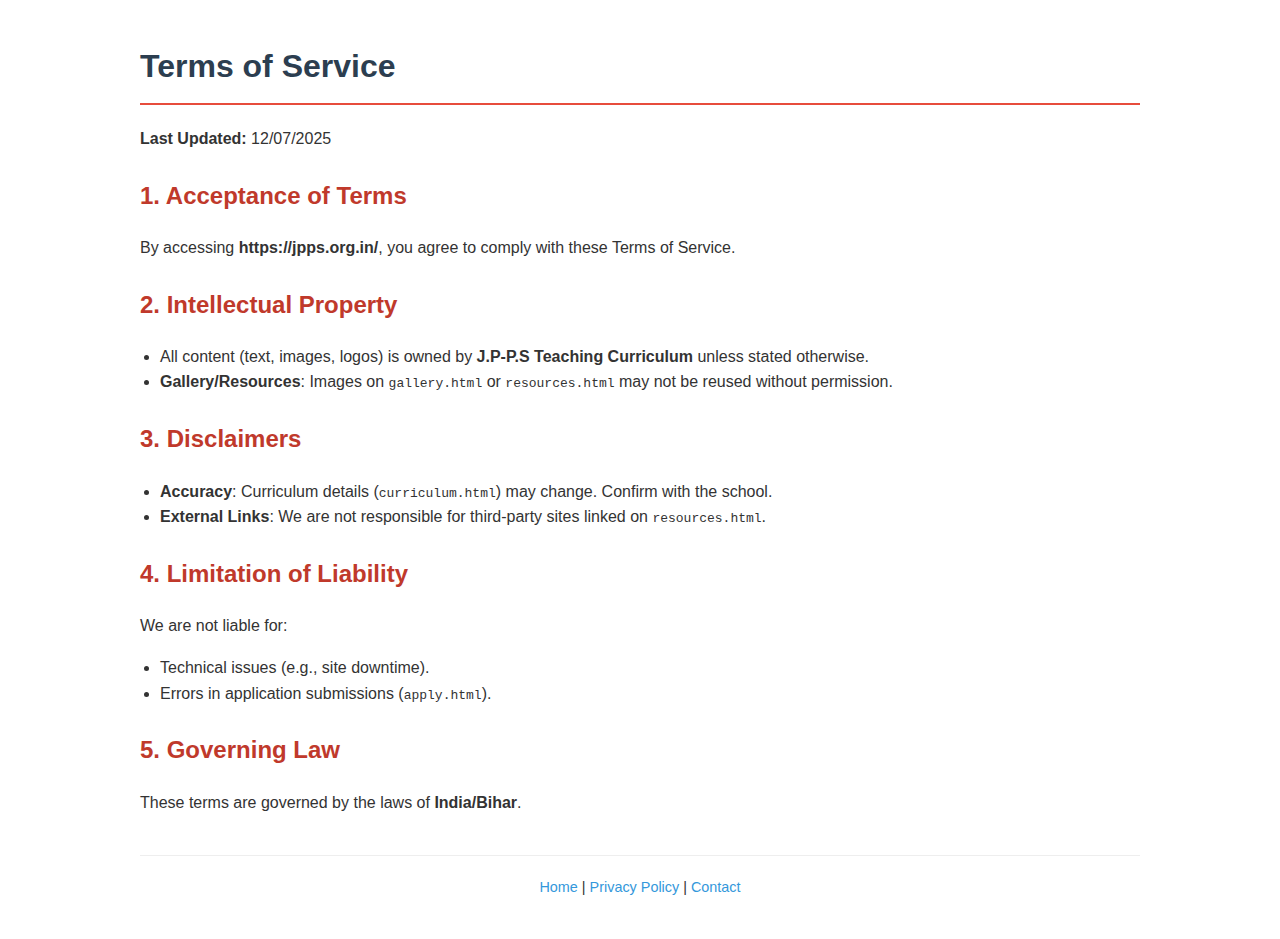
<file: terms-condition.html>
<!DOCTYPE html>
<html lang="en">
<head>
    <meta charset="UTF-8">
    <meta name="viewport" content="width=device-width, initial-scale=1.0">
    <title>Terms of Service | JPPS School</title>
    <style>
        body {
            font-family: 'Arial', sans-serif;
            line-height: 1.6;
            margin: 0;
            padding: 20px;
            color: #333;
            max-width: 1000px;
            margin: auto;
        }
        h1, h2, h3 {
            color: #2c3e50;
        }
        h1 { border-bottom: 2px solid #e74c3c; padding-bottom: 10px; }
        h2 { color: #c0392b; margin-top: 25px; }
        ul { padding-left: 20px; }
        a { color: #3498db; text-decoration: none; }
        a:hover { text-decoration: underline; }
        footer {
            margin-top: 40px;
            padding: 20px 0;
            border-top: 1px solid #eee;
            text-align: center;
            font-size: 0.9em;
        }
    </style>
</head>
<body>
    <h1>Terms of Service</h1>
    <p><strong>Last Updated:</strong> 12/07/2025</p>

    <h2>1. Acceptance of Terms</h2>
    <p>By accessing <strong> https://jpps.org.in/</strong>, you agree to comply with these Terms of Service.</p>

    <h2>2. Intellectual Property</h2>
    <ul>
        <li>All content (text, images, logos) is owned by <strong> J.P-P.S Teaching Curriculum</strong> unless stated otherwise.</li>
        <li><strong>Gallery/Resources</strong>: Images on <code>gallery.html</code> or <code>resources.html</code> may not be reused without permission.</li>
    </ul>

    <h2>3. Disclaimers</h2>
    <ul>
        <li><strong>Accuracy</strong>: Curriculum details (<code>curriculum.html</code>) may change. Confirm with the school.</li>
        <li><strong>External Links</strong>: We are not responsible for third-party sites linked on <code>resources.html</code>.</li>
    </ul>

    <h2>4. Limitation of Liability</h2>
    <p>We are not liable for:</p>
    <ul>
        <li>Technical issues (e.g., site downtime).</li>
        <li>Errors in application submissions (<code>apply.html</code>).</li>
    </ul>

    <h2>5. Governing Law</h2>
    <p>These terms are governed by the laws of <strong> India/Bihar</strong>.</p>

    <footer>
        <a href="index.html">Home</a> | 
        <a href="privacy-policy.html">Privacy Policy</a> | 
        <a href="contact.html">Contact</a>
    </footer>
</body>
</html>
</file>
<file: css/main.css>
/* Base Styles */
:root {
    --primary-color: #2c3e50;
    --secondary-color: #e74c3c;
    --accent-color: #3498db;
    --light-color: #ecf0f1;
    --dark-color: #2c3e50;
    --text-color: #333;
    --text-light: #7f8c8d;
    --white: #fff;
    --black: #000;
    --font-main: 'Poppins', sans-serif;
    --box-shadow: 0 5px 15px rgba(0, 0, 0, 0.1);
    --transition: all 0.3s ease;
}

* {
    margin: 0;
    padding: 0;
    box-sizing: border-box;
}

html {
    scroll-behavior: smooth;
}

body {
    font-family: var(--font-main);
    color: var(--text-color);
    line-height: 1.6;
    overflow-x: hidden;
    background-color: var(--light-color);
}

.container {
    width: 90%;
    max-width: 1200px;
    margin: 0 auto;
    padding: 0 15px;
}

section {
    padding: 80px 0;
}

.section-title {
    text-align: center;
    margin-bottom: 50px;
    font-size: 2.5rem;
    color: var(--primary-color);
    position: relative;
}

.section-title::after {
    content: '';
    position: absolute;
    bottom: -15px;
    left: 50%;
    transform: translateX(-50%);
    width: 80px;
    height: 4px;
    background-color: var(--secondary-color);
    border-radius: 2px;
}

.btn {
    display: inline-block;
    padding: 12px 30px;
    border-radius: 30px;
    font-weight: 500;
    text-transform: uppercase;
    letter-spacing: 1px;
    transition: var(--transition);
    cursor: pointer;
    border: none;
    outline: none;
    text-decoration: none;
}

.btn-primary {
    background-color: var(--secondary-color);
    color: var(--white);
}

.btn-primary:hover {
    background-color: #c0392b;
    transform: translateY(-3px);
    box-shadow: var(--box-shadow);
}

.btn-secondary {
    background-color: transparent;
    color: var(--white);
    border: 2px solid var(--white);
}

.btn-secondary:hover {
    background-color: var(--white);
    color: var(--secondary-color);
    transform: translateY(-3px);
    box-shadow: var(--box-shadow);
}

/* Preloader */
.preloader {
    position: fixed;
    top: 0;
    left: 0;
    width: 100%;
    height: 100%;
    background-color: var(--white);
    display: flex;
    justify-content: center;
    align-items: center;
    z-index: 9999;
    transition: opacity 0.5s ease;
}

.preloader.fade-out {
    opacity: 0;
}

.loader {
    width: 50px;
    height: 50px;
    border: 5px solid var(--light-color);
    border-top-color: var(--secondary-color);
    border-radius: 50%;
    animation: spin 1s linear infinite;
}

@keyframes spin {
    to {
        transform: rotate(360deg);
    }
}

/* Navigation */
header {
      display: flex;
      align-items: center;
      justify-content: space-between;
      padding: 1rem 2rem;
      background: linear-gradient(135deg, #263859, #4e5d7d);
      color: white;
      position: fixed;
      z-index: 1000;
      width: 100vw;
    }

    .logo-area {
      display: flex;
      align-items: center;
      gap: 0.8rem;
    }

    .logo-area img {
      height: 45px;
      width: 45px;
      border-radius: 50%;
      border: 2px solid white;
      object-fit: cover;
    }

    .school-name {
      font-size: 1.2rem;
      font-weight: 600;
      letter-spacing: 1px;
    }

    .menu-btn {
      display: flex;
      flex-direction: column;
      gap: 5px;
      cursor: pointer;
      z-index: 1100;
    }

    .menu-btn span {
      width: 28px;
      height: 3px;
      background: white;
      border-radius: 2px;
      transition: all 0.3s ease;
    }

    .drawer {
      position: fixed;
      top: 0;
      right: -100%;
      width: 280px;
      height: 100vh;
      background: #2c3e50;
      display: flex;
      flex-direction: column;
      padding: 2rem;
      transition: right 0.4s ease;
      z-index: 100;
      box-shadow: -3px 0 8px rgba(0, 0, 0, 0.3);
      overflow: scroll;
    }

    .drawer.open {
      right: 0;
    }

    .drawer h2 {
      color: #fff;
      margin-bottom: 1.5rem;
      font-size: 1.4rem;
      border-bottom: 1px solid #444;
      padding-bottom: 0.5rem;
    }

    .drawer a , .drawer .link-cluster {
      color: white;
      margin: 0.8rem 0;
      font-size: 1.1rem;
      text-decoration: none;
      transition: 0.2s;
    }

    .cluster-links{
        display: flex;
        flex-flow: row wrap;
        margin-left: 15px;
        overflow: hidden;
        height: 0px;
    }
    
    .link-cluster span:nth-child(2){
        display: inline-block;
        transform: rotate(-90deg);
        margin-left: 15px;
        padding-right: 3px;      
        transition: transform 0.5s;
    }
    
    .link-cluster span:nth-child(2).active{
        transform: rotate(90deg);
    }
    
    .link-cluster .cluster-links a{
        width: 100%;
        color: #abc4cd
    }
    
    .cluster-links.active{
        height: auto;
    }

    .drawer a:hover {
      color: #00c0ff;
      padding-left: 8px;
    }

    /* Optional: overlay background */
    .overlay {
      position: fixed;
      top: 0;
      left: 0;
      height: 100%;
      width: 100%;
      background: rgba(0, 0, 0, 0.4);
      opacity: 0;
      visibility: hidden;
      transition: opacity 0.3s;
      z-index: 90;
    }

    .overlay.show {
      opacity: 1;
      visibility: visible;
    }


/* Hero Section */
.hero {
    height: 100vh;
    background: linear-gradient(rgba(44, 62, 80, 0.8), rgba(44, 62, 80, 0.8)), 
                url('../img/events/event9.jpg') no-repeat center center/cover;
    display: flex;
    flex-direction: column;
    justify-content: center;
    align-items: center;
    text-align: center;
    color: var(--white);
    padding-top: 80px;
}

.hero-content {
    max-width: 800px;
    margin: 0 auto;
    animation: fadeInUp 1s ease;
}

.hero-title {
    font-size: 3.5rem;
    margin-bottom: 20px;
    text-transform: uppercase;
    letter-spacing: 2px;
}

.hero-subtitle {
    font-size: 1.5rem;
    margin-bottom: 40px;
    font-weight: 300;
}

.hero-buttons {
    display: flex;
    justify-content: center;
    gap: 20px;
}

.hero-scroll {
    position: absolute;
    bottom: 30px;
    left: 50%;
    transform : translateX(-50%);
    display: flex;
    flex-direction: column;
    align-items: center;
    color: var(--white);
    animation: bounce 2s infinite;
}

.hero-scroll i {
    font-size: 1.5rem;
    margin-top: 10px;
}

@keyframes fadeInUp {
    from {
        opacity: 0;
        transform: translateY(50px);
    }
    to {
        opacity: 1;
        transform: translateY(0);
    }
}

@keyframes bounce {
    0%, 20%, 50%, 80%, 100% {
        transform: translateY(0) translateX(-50%);
    }
    40% {
        transform: translateY(-20px) translateX(-50%);
    }
    60% {
        transform: translateY(-10px) translateX(-50%);
    }
}

/* Announcements Section */
.announcements {
    background-color: var(--white);
}

.announcement-slider {
    position: relative;
    min-height: 300px;
    overflow: hidden;
}

.announcement-card {
    position: absolute;
    top: 0;
    left: 0;
    width: 100%;
    padding: 50px 30px;
    background-color: var(--light-color);
    border-radius: 10px;
    box-shadow: var(--box-shadow);
    transition: var(--transition);
    opacity: 0;
    transform: translateX(100%);
}

.announcement-card.active {
    opacity: 1;
    transform: translateX(0);   
}

.date-badge {
    position: absolute;
    top: 15px;
    right: 20px;
    background-color: var(--secondary-color);
    color: var(--white);
    padding: 5px 15px;
    border-radius: 30px;
    font-size: 0.8rem;
    font-weight: 600;
}

.announcement-card h3 {
    margin-bottom: 15px;
    color: var(--primary-color);
}

.announcement-card p {
    margin-bottom: 20px;
    color: var(--text-light);
    max-height: 100px;
    display: -webkit-box;
    -webkit-box-orient: vertical;
    overflow: hidden;
    -webkit-line-clamp: 3;
    text-align: justify;
}

.read-more {
    color: var(--secondary-color);
    font-weight: 600;
    text-decoration: none;
    display: inline-flex;
    align-items: center;
}

.read-more i {
    margin-left: 5px;
    transition: var(--transition);
}

.read-more:hover i {
    transform: translateX(5px);
}

.slider-controls {
    display: flex;
    justify-content: center;
    gap: 20px;
    margin-top: 30px;
}

.slider-controls button {
    width: 50px;
    height: 50px;
    border-radius: 50%;
    background-color: var(--primary-color);
    color: var(--white);
    border: none;
    cursor: pointer;
    transition: var(--transition);
    display: flex;
    align-items: center;
    justify-content: center;
}

.slider-controls button:hover {
    background-color: var(--secondary-color);
    transform: scale(1.1);
}

/* Features Section */
.features {
    background-color: var(--primary-color);
    color: var(--white);
}

.features .section-title {
    color: var(--white);
}

.features-grid {
    display: flex;
    flex-flow: row wrap;
    gap: 30px;
}

.feature-card {
    background-color: rgba(255, 255, 255, 0.1);
    padding: 30px;
    border-radius: 10px;
    text-align: center;
    transition: var(--transition);
    backdrop-filter: blur(5px);
    flex-grow: 1; 
}

.feature-card:hover {
    transform: translateY(-10px);
    background-color: rgba(255, 255, 255, 0.2);
}

.feature-icon {
    width: 80px;
    height: 80px;
    background-color: var(--secondary-color);
    border-radius: 50%;
    display: flex;
    align-items: center;
    justify-content: center;
    margin: 0 auto 20px;
    font-size: 2rem;
}

.feature-card h3 {
    margin-bottom: 15px;
    font-size: 1.3rem;
}

/* Founder Section */
.founder-section {
    background-color: var(--white);
    padding: 80px 0;
}

.founder-content {
    display: grid;
    grid-template-columns: 1fr 2fr;
    gap: 40px;
    align-items: center;
}

.founder-image {
    position: relative;
    border-radius: 10px;
    overflow: hidden;
    box-shadow: 0 10px 30px rgba(0, 0, 0, 0.1);
}

.founder-image img {
    width: 100%;
    height: auto;
    display: block;
    transition: var(--transition);
}

.founder-image:hover img {
    transform: scale(1.03);
}

.founder-details h3 {
    font-size: 2rem;
    color: var(--primary-color);
    margin-bottom: 10px;
}

.founder-title {
    color: var(--secondary-color);
    font-weight: 600;
    margin-bottom: 20px;
    font-size: 1.1rem;
}

.founder-quote {
    position: relative;
    padding: 20px;
    background-color: var(--light-color);
    border-radius: 8px;
    margin-bottom: 25px;
    font-style: italic;
    border-left: solid 6px var(--primary-color);
}

.founder-quote i:first-child {
    position: absolute;
    top: 10px;
    left: 10px;
    color: var(--secondary-color);
    opacity: 0.3;
    font-size: 1.5rem;
}

.founder-quote i:last-child {
    position: absolute;
    bottom: 10px;
    right: 10px;
    color: var(--secondary-color);
    opacity: 0.3;
    font-size: 1.5rem;
}

.founder-bio {
    margin-bottom: 30px;
    line-height: 1.8;
}

.btn-outline {
    background-color: transparent;
    border: 2px solid var(--secondary-color);
    color: var(--secondary-color);
}

.btn-outline:hover {
    background-color: var(--secondary-color);
    color: var(--white);
}

/* Faculty Section */
.faculty-section {
    background-color: var(--light-color);
}

.section-subtitle {
    text-align: center;
    margin-bottom: 50px;
    color: var(--text-light);
}

.faculty-grid {
    display: flex;
    flex-flow: row wrap;
    gap: 30px;
    margin-bottom: 40px;
    justify-content: center;
}

.teacher-card {
    background-color: var(--white);
    border-radius: 10px;
    overflow: hidden;
    box-shadow: var(--box-shadow);
    transition: var(--transition);
    flex-grow: 1;
    max-width: 400px;
}

.teacher-card:hover {
    transform: translateY(-10px);
    box-shadow: 0 15px 30px rgba(0, 0, 0, 0.15);
}

.teacher-image {
    position: relative;
    height: 300px;
    overflow: hidden;
}

.teacher-image img {
    width: 100%;
    height: 100%;
    object-fit: cover;
    transition: var(--transition);
}

.teacher-card:hover .teacher-image img {
    transform: scale(1.05);
}

.teacher-social {
    position: absolute;
    bottom: 20px;
    right: 20px;
    display: flex;
    gap: 10px;
    opacity: 0;
    transition: var(--transition);
}

.teacher-card:hover .teacher-social {
    opacity: 1;
}

.teacher-social a {
    width: 40px;
    height: 40px;
    background-color: var(--white);
    border-radius: 50%;
    display: flex;
    align-items: center;
    justify-content: center;
    color: var(--primary-color);
    transition: var(--transition);
    text-decoration: none;
}

.teacher-social a:hover {
    background-color: var(--secondary-color);
    color: var(--white);
}

.teacher-info {
    padding: 20px;
}

.teacher-info h3 {
    color: var(--primary-color);
    margin-bottom: 5px;
}

.subject {
    color: var(--secondary-color);
    font-weight: 600;
    margin-bottom: 5px;
}

.qualification {
    color: var(--text-light);
    font-size: 0.9rem;
    margin-bottom: 15px;
}

.teacher-expertise {
    display: flex;
    flex-wrap: wrap;
    gap: 10px;
}

.teacher-expertise span {
    background-color: var(--light-color);
    padding: 5px 10px;
    border-radius: 20px;
    font-size: 0.8rem;
    color: var(--text-color);
}

.text-center {
    text-align: center;
}

/* Principal Section */
.principal-section {
    background-color: var(--light-color);
    padding: 80px 0;
}

.principal-content {
    display: grid;
    grid-template-columns: 1fr 1fr;
    gap: 50px;
    align-items: center;
}

.principal-image {
    position: relative;
    border-radius: 10px;
    overflow: hidden;
    box-shadow: 0 10px 30px rgba(0, 0, 0, 0.1);
}

.principal-image img {
    width: 100%;
    height: auto;
    display: block;
    transition: var(--transition);
}

.principal-image:hover img {
    transform: scale(1.03);
}

.principal-contact {
    position: absolute;
    bottom: 0;
    left: 0;
    width: 100%;
    background: linear-gradient(to top, rgba(0,0,0,0.7), transparent);
    padding: 20px;
    text-align: center;
}

.principal-contact a {
    color: var(--white);
    text-decoration: none;
    display: inline-flex;
    align-items: center;
    gap: 8px;
    transition: var(--transition);
}

.principal-contact a:hover {
    color: var(--secondary-color);
}

.principal-details h3 {
    font-size: 2rem;
    color: var(--primary-color);
    margin-bottom: 10px;
}

.principal-title {
    color: var(--secondary-color);
    font-weight: 600;
    margin-bottom: 20px;
    font-size: 1.1rem;
}

.principal-message {
    font-style: italic;
    padding: 20px;
    background-color: var(--white);
    border-radius: 8px;
    margin-bottom: 25px;
    position: relative;
    border-left: solid 6px var(--primary-color);
}

.principal-achievements {
    margin-bottom: 30px;
}

.principal-achievements li {
    margin-bottom: 10px;
    display: flex;
    align-items: center;
    gap: 10px;
}

.principal-achievements i {
    color: var(--secondary-color);
}

/* Facilities Section */
.facilities-section {
    background-color: var(--white);
}

.facilities-grid {
    display: flex;
    flex-flow: row wrap;
    justify-content: center;
    gap: 30px;
    margin-bottom: 40px;
}

.facility-card {
    background-color: var(--light-color);
    border-radius: 10px;
    overflow: hidden;
    box-shadow: var(--box-shadow);
    transition: var(--transition);
    flex-grow: 1;
    max-width: 400px;
}

.facility-card:hover {
    transform: translateY(-10px);
    box-shadow: 0 15px 30px rgba(0, 0, 0, 0.15);
}

.facility-icon {
    height: 80px;
    display: flex;
    align-items: center;
    justify-content: center;
    font-size: 2.5rem;
    color: var(--secondary-color);
    background-color: rgba(231, 76, 60, 0.1);
}

.facility-card h3 {
    padding: 20px 5px 10px 5px;
    color: var(--primary-color);
}

.facility-features {
    padding: 0 10px 10px 10px;
    list-style-type: none;
}

.facility-features li {
    margin-bottom: 8px;
    position: relative;
    padding-left: 10px;
}

.facility-features li::before {
    content: '\f00c';
    font-family: 'Font Awesome 6 Free';
    font-weight: 900;
    position: absolute;
    left: 0;
    color: var(--secondary-color);
}

.facility-image {
    height: 200px;
    overflow: hidden;
}

.facility-image img {
    width: 100%;
    height: 100%;
    object-fit: cover;
    transition: var(--transition);
}

.facility-card:hover .facility-image img {
    transform: scale(1.1);
}

/* Responsive Adjustments */
@media (max-width: 992px) {
    .principal-content {
        grid-template-columns: 1fr;
    }
    
    .principal-image {
        max-width: 500px;
        margin: 0 auto;
        order: -1;
    }
}

@media (max-width: 768px) {
    .facilities-grid {
        grid-template-columns: 1fr;
    }
}

/* Responsive Adjustments */
@media (max-width: 992px) {
    .founder-content {
        grid-template-columns: 1fr;
    }
    
    .founder-image {
        max-width: 400px;
        margin: 0 auto;
    }
}

@media (max-width: 576px) {
    .teacher-image {
        height: 250px;
    }
    
    .teacher-social {
        opacity: 1;
    }
}

/* Testimonials */
.testimonials {
    background-color: var(--white);
}

.testimonial-slider {
    position: relative;
    min-height: 300px;
    overflow: hidden;
}

.testimonial {
    position: absolute;
    top: 0;
    left: 0;
    width: 100%;
    padding: 40px;
    background-color: var(--light-color);
    border-radius: 10px;
    box-shadow: var(--box-shadow);
    transition: var(--transition);
    opacity: 0;
    transform: translateX(100%);
    text-align: center;
}

.testimonial.active {
    opacity: 1;
    transform: translateX(0);
    position: relative;
}

.quote {
    font-size: 1.2rem;
    font-style: italic;
    margin-bottom: 30px;
    position: relative;
}

.quote::before,
.quote::after {
    content: '"';
    font-size: 3rem;
    color: var(--secondary-color);
    opacity: 0.3;
    position: absolute;
}

.quote::before {
    top: -20px;
    left: -10px;
}

.quote::after {
    bottom: -40px;
    right: -10px;
}

.author {
    display: flex;
    align-items: center;
    justify-content: center;
    gap: 20px;
}

.author img {
    width: 60px;
    height: 60px;
    border-radius: 50%;
    object-fit: cover;
}

.author-info h4 {
    margin-bottom: 5px;
    color: var(--primary-color);
}

.author-info p {
    color: var(--text-light);
    font-size: 0.9rem;
}

.testimonial-dots {
    display: flex;
    justify-content: center;
    gap: 10px;
    margin-top: 30px;
}

.dot {
    width: 12px;
    height: 12px;
    border-radius: 50%;
    background-color: var(--light-color);
    cursor: pointer;
    transition: var(--transition);
}

.dot.active {
    background-color: var(--secondary-color);
    transform: scale(1.2);
}

/* Events Calendar */
.events {
    background-color: var(--light-color);
}

.calendar-grid {
    display: grid;
    place-items: center;
    width: 100%;
    margin-bottom: 30px;
}

.calendar-grid iframe{
    width:100%;   
}

.event-indicator {
    width: 6px;
    height: 6px;
    background-color: var(--secondary-color);
    border-radius: 50%;
    position: absolute;
    top: 5px;
    right: 5px;
}

.event-details {
    background-color: var(--white);
    border-radius: 10px;
    padding: 20px;
    box-shadow: var(--box-shadow);
}

.event-details h3 {
    margin-bottom: 20px;
    color: var(--primary-color);
    padding-bottom: 10px;
    border-bottom: 1px solid #eee;
}

.event-info {
    min-height: 100px;
    display: flex;
    align-items: center;
    justify-content: center;
}

/* Quick Links */
.quick-links {
    background-color: var(--primary-color);
    color: var(--white);
}

.quick-links .container {
    display: grid;
    grid-template-columns: repeat(auto-fit, minmax(300px, 1fr));
    gap: 30px;
}

.quick-link-card {
    background-color: rgba(255, 255, 255, 0.1);
    padding: 30px;
    border-radius: 10px;
    transition: var(--transition);
    backdrop-filter: blur(5px);
}

.quick-link-card:hover {
    transform: translateY(-10px);
    background-color: rgba(255, 255, 255, 0.2);
}

.quick-link-card h3 {
    margin-bottom: 15px;
    font-size: 1.5rem;
}

.quick-link-card p {
    margin-bottom: 20px;
    opacity: 0.8;
}

.link-btn {
    display: inline-flex;
    align-items: center;
    color: var(--white);
    font-weight: 600;
    text-decoration: none;
    transition: var(--transition);
}

.link-btn i {
    margin-left: 5px;
    transition: var(--transition);
}

.link-btn:hover {
    color: var(--secondary-color);
}

.link-btn:hover i {
    transform: translateX(5px);
}

/* Gallery Section */
.gallery-section {
    background-color: var(--light-color);
    padding: 80px 0;
}

.gallery-filter {
    display: flex;
    flex-wrap: wrap;
    justify-content: center;
    gap: 10px;
    margin-bottom: 30px;
}

.filter-btn {
    padding: 8px 20px;
    background-color: transparent;
    border: 2px solid var(--secondary-color);
    color: var(--secondary-color);
    border-radius: 30px;
    cursor: pointer;
    transition: var(--transition);
    font-weight: 500;
}

.filter-btn.active,
.filter-btn:hover {
    background-color: var(--secondary-color);
    color: var(--white);
}

.gallery-grid {
    display: grid;
    grid-template-columns: repeat(auto-fill, minmax(280px, 1fr));
    gap: 20px;
    margin-bottom: 40px;
}

.gallery-item {
    position: relative;
    border-radius: 8px;
    overflow: hidden;
    height: 250px;
    box-shadow: 0 5px 15px rgba(0, 0, 0, 0.1);
    transition: var(--transition);
}

.gallery-item:hover {
    transform: translateY(-10px);
    box-shadow: 0 15px 30px rgba(0, 0, 0, 0.2);
}

.gallery-item img {
    width: 100%;
    height: 100%;
    object-fit: cover;
    transition: var(--transition);
}

.gallery-item:hover img {
    transform: scale(1.1);
}

.gallery-overlay {
    position: absolute;
    top: 0;
    left: 0;
    width: 100%;
    height: 100%;
    background: linear-gradient(to top, rgba(0,0,0,0.8), transparent);
    display: flex;
    align-items: flex-end;
    opacity: 0;
    transition: var(--transition);
    padding: 20px;
}

.gallery-item:hover .gallery-overlay {
    opacity: 1;
}

.overlay-content {
    transform: translateY(20px);
    transition: var(--transition);
}

.gallery-item:hover .overlay-content {
    transform: translateY(0);
}

.overlay-content h3 {
    color: var(--white);
    margin-bottom: 5px;
    font-size: 1.3rem;
}

.overlay-content p {
    color: rgba(255, 255, 255, 0.8);
    font-size: 0.9rem;
}

/* Responsive Gallery */
@media (max-width: 768px) {
    .gallery-grid {
        grid-template-columns: repeat(auto-fill, minmax(200px, 1fr));
    }
    
    .gallery-item {
        height: 200px;
    }
}

@media (max-width: 576px) {
    .gallery-filter {
        gap: 5px;
    }
    
    .filter-btn {
        padding: 6px 12px;
        font-size: 0.8rem;
    }
}

/* Footer */
.footer {
    background-color: var(--dark-color);
    color: var(--white);
    padding: 60px 0 0;
}

.footer-grid {
    display: flex;
    flex-flow: row wrap;
    gap: 40px;
    margin-bottom: 40px;
}

.footer-col h3 {
    margin-bottom: 20px;
    font-size: 1.3rem;
    position: relative;
    padding-bottom: 10px;
    flex-grow: 1;
    max-width: 400px;
    min-width: 300px;
}

.footer-col h3::after {
    content: '';
    position: absolute;
    bottom: 0;
    left: 0;
    width: 40px;
    height: 2px;
    background-color: var(--secondary-color);
}

.footer-col p, .footer-col li {
    margin-bottom: 10px;
    opacity: 0.8;
}

.footer-col ul {
    list-style: none;
}

.footer-col a {
    color: var(--white);
    text-decoration: none;
    transition: var(--transition);
}

.footer-col a:hover {
    color: var(--secondary-color);
    padding-left: 5px;
}

.social-links {
    display: flex;
    gap: 15px;
    margin-bottom: 20px;
}

.social-links a {
    display: flex;
    align-items: center;
    justify-content: center;
    width: 40px;
    height: 40px;
    background-color: rgba(255, 255, 255, 0.1);
    border-radius: 50%;
    transition: var(--transition);
}

.social-links a:hover {
    background-color: var(--secondary-color);
    transform: translateY(-5px);
}

.newsletter input {
    width: 100%;
    padding: 12px;
    border-radius: 30px;
    border: none;
    margin-bottom: 10px;
    background-color: rgba(255, 255, 255, 0.1);
    color: var(--white);
}

.newsletter input::placeholder {
    color: rgba(255, 255, 255, 0.7);
}

.subscribe-btn {
    width: 100%;
    background-color: var(--secondary-color);
    color: var(--white);
    border: none;
    padding: 12px;
    border-radius: 30px;
    cursor: pointer;
    transition: var(--transition);
}

.subscribe-btn:hover {
    background-color: #c0392b;
}

.footer-bottom {
    padding: 20px 0;
    border-top: 1px solid rgba(255, 255, 255, 0.1);
    display: flex;
    justify-content: space-between;
    align-items: center;
}

.footer-bottom p{
    font-size: 0.8em !important;
}

.footer-links {
    display: flex;
    flex-flow: row wrap;
    gap: 20px;
}

.footer-links a{
    color: #ffffea;
    font-size: 0.8em;
}

/* Responsive Styles */
@media (max-width: 992px) {
    .hero-title {
        font-size: 2.8rem;
    }
    
    .hero-subtitle {
        font-size: 1.3rem;
    }
}

@media (max-width: 768px) {
    section {
        padding: 60px 0;
    }
    
    .section-title {
        font-size: 2rem;
    }
    
    .mobile-menu-btn {
        display: block;
    }
    
    .nav-links {
        position: fixed;
        top: 80px;
        left: -100%;
        width: 100%;
        height: calc(100vh - 80px);
        background-color: var(--white);
        flex-direction: column;
        align-items: center;
        padding: 40px 0;
        transition: var(--transition);
    }
    
    .nav-links.active {
        left: 0;
    }
    
    .nav-links a {
        margin: 15px 0;
    }
    
    .hero-title {
        font-size: 2.2rem;
    }
    
    .hero-subtitle {
        font-size: 1.1rem;
    }
    
    .hero-buttons {
        flex-direction: column;
        gap: 15px;
    }
}

@media (max-width: 576px) {
    .hero-title {
        font-size: 1.8rem;
    }
    
    .calendar-day {
        min-height: 60px;
        padding: 5px;
    }
    
    .footer-bottom {
        flex-direction: column;
        text-align: center;
        gap: 15px;
    }
    
    .footer-links {
        justify-content: center;
    }
}



/* About Page Specific Styles */
.about-hero {
    height: 60vh;
    background: linear-gradient(rgba(44, 62, 80, 0.8), rgba(44, 62, 80, 0.8)), 
                url('https://images.unsplash.com/photo-1523050854058-8df90110c9f1?ixlib=rb-4.0.3&ixid=M3wxMjA3fDB8MHxwaG90by1wYWdlfHx8fGVufDB8fHx8fA%3D%3D&auto=format&fit=crop&w=1470&q=80') no-repeat center center/cover;
    display: flex;
    flex-direction: column;
    justify-content: center;
    align-items: center;
    text-align: center;
    color: var(--white);
    padding-top: 80px;
}

.about-hero h1 {
    font-size: 3.5rem;
    margin-bottom: 20px;
}

.school-intro {
    padding: 80px 0;
    background-color: var(--white);
}

.intro-content {
    align-items: center;
}

.intro-image {
    border-radius: 10px;
    overflow: hidden;
    box-shadow: var(--box-shadow);
    margin: 20px auto;    
}

.intro-image img {
    width: 100%;
    height: auto;
    display: block;
    transition: var(--transition);
}

.intro-image:hover img {
    transform: scale(1.03);
}

.key-facts {
    display: flex;
    flex-flow: row wrap;
    justify-content: center;
    gap: 20px;
    margin-top: 30px;  
}

.fact-item {
    display: flex;
    align-items: center;
    gap: 15px;
    background-color: var(--light-color);
    padding: 15px;
    border-radius: 8px;
    flex-grow: 1;
    max-width: 300px;
}

.fact-item i {
    font-size: 1.8rem;
    color: var(--secondary-color);
}

.fact-item h3 {
    font-size: 1.8rem;
    color: var(--primary-color);
    margin-bottom: 5px;
}

.fact-item p {
    font-size: 0.9rem;
    color: var(--text-light);
}

.value-card{
    margin: 20px auto;
}

/* Mission Section */
.mission-section {
    background-color: var(--primary-color);
    color: var(--white);
    padding: 80px 0;
}

.mission-section .section-title {
    color: var(--white);
    text-align: center;
}

.mission-cards {
    display: flex;
    flex-flow: row wrap;
    gap: 30px;
    margin-top: 50px;
    justify-content: center;
}

.mission-card {
    background-color: rgba(255, 255, 255, 0.1);
    padding: 30px;
    border-radius: 10px;
    text-align: center;
    backdrop-filter: blur(5px);
    transition: var(--transition);
    flex-grow: 1;
    max-width: 400px;
}

.mission-card:hover {
    transform: translateY(-10px);
    background-color: rgba(255, 255, 255, 0.2);
}

.mission-card i {
    font-size: 2.5rem;
    color: var(--secondary-color);
    margin-bottom: 20px;
}

.mission-card h3 {
    margin-bottom: 20px;
    font-size: 1.5rem;
}

.mission-card ul {
    list-style-type: none;
    text-align: left;
    margin-top: 20px;
}

.mission-card ul li {
    margin-bottom: 10px;
    position: relative;
    padding-left: 25px;
}

.mission-card ul li::before {
    content: '\f00c';
    font-family: 'Font Awesome 6 Free';
    font-weight: 900;
    position: absolute;
    left: 0;
    color: var(--secondary-color);
}

/* Expanded Founder Section */
.founder-section.expanded {
    background-color: var(--light-color);
}

.founder-timeline {
    margin: 30px 0;
}

.timeline-item {
    margin-bottom: 20px;
    padding-left: 30px;
    position: relative;
    border-left: 2px solid var(--secondary-color);
    padding-bottom: 20px;
}

.timeline-item:last-child {
    padding-bottom: 0;
}

.timeline-item h4 {
    color: var(--secondary-color);
    margin-bottom: 5px;
    position: relative;
}

.timeline-item h4::before {
    content: '';
    position: absolute;
    left: -36px;
    top: 50%;
    transform: translateY(-50%);
    width: 15px;
    height: 15px;
    border-radius: 50%;
    background-color: var(--secondary-color);
    border: 3px solid var(--light-color);
}

blockquote {
    font-style: italic;
    padding: 20px;
    background-color: var(--white);
    border-left: 4px solid var(--secondary-color);
    margin: 25px 0;
}

.position {
    color: var(--secondary-color);
    font-weight: 600;
    margin-bottom: 15px;
    font-size: 0.9rem;
}

.bio {
    margin-bottom: 20px;
    font-size: 0.9rem;
}

.btn-small {
    padding: 8px 20px;
    font-size: 0.8rem;
}

/* Daily School Life */
.daily-life {
    background: var(--light-color);
    padding: 80px 0;
}

.schedule {
    max-width: 700px;
    margin: 40px auto 0;
}

.schedule-item {
    display: flex;
    align-items: center;
    padding: 15px 0;
    border-bottom: 1px dashed #ccc;
}

.time {
    font-weight: 600;
    width: 100px;
    color: var(--primary-color);
}

.activity {
    display: flex;
    align-items: center;
    gap: 15px;
    flex: 1;
}

.activity i {
    color: var(--secondary-color);
    font-size: 1.2rem;
}

/* Community Section */
.community-section {
    padding: 80px 0;
}

.community-features{
    display: flex;
    gap: 25px;
    max-width: 700px;
    flex-flow: row wrap;
    margin: auto;
}

.community-image{
    max-width: 600px;
    margin: 20px auto;
}

.community-image img{
    width: 100%;
}

.feature {
    display: grid;
    grid-template-columns: 1fr 2fr 3fr;
    gap: 30px;   
    align-items: center;
    flex-grow: 1;
}

.feature i {
    font-size: 1.8rem;
    color: var(--secondary-color);
    margin-top: 5px;
}

/* Achievements */
.achievements {
    background: var(--primary-color);
    color: white;
    padding: 80px 0;
}

.achievements .section-title {
    color: white;
}

.achievement-cards {
    display: flex;
    flex-flow: row wrap;
    justify-content: center;
    gap: 30px;
    margin-top: 40px;
}

.achievement-card {
    background: rgba(255,255,255,0.1);
    padding: 30px;
    border-radius: 8px;
    backdrop-filter: blur(5px);
    max-width: 400px;
    flex-grow: 1;
}

.achievement-card .year {
    color: var(--secondary-color);
    font-weight: 600;
    margin-bottom: 10px;
}

/* History Timeline */
.history-section {
    padding: 80px 0;
    background: var(--light-color);
}

.history-timeline {
    position: relative;
    max-width: 900px;
    margin: 50px auto 0;
}

.timeline-bar {
    position: absolute;
    left: 50%;
    top: 0;
    bottom: 0;
    width: 4px;
    background: var(--secondary-color);
    transform: translateX(-50%);
}

.timeline-item {
    width: 50%;
    padding: 0 40px;
    position: relative;
    margin-bottom: 50px;
}

.timeline-item.left {
    left: 0;
    text-align: right;
}

.timeline-item.right {
    left: 50%;
}

.timeline-content {
    padding: 20px;
    background: white;
    border-radius: 8px;
    box-shadow: 0 3px 10px rgba(0,0,0,0.1);
}

.timeline-image {
    margin-top: 15px;
    border-radius: 5px;
    overflow: hidden;
}

.timeline-image img {
    width: 100%;
    height: auto;
}

/* Uniform Section */
.uniform-section {
    padding: 80px 0;
    background: white;
}

.uniform-grid {
    display: flex;
    flex-flow: row wrap;
    justify-content: center;
    gap: 30px;
    margin-top: 40px;
}

.uniform-card {
    border: 1px solid #eee;
    border-radius: 8px;
    overflow: hidden;
    max-width: 400px;
    flex-grow: 1;
}

.uniform-card ul{
    margin-left: 15px;
}

.uniform-image {
    position: relative;
    height: 250px;
}

.uniform-image img {
    width: 100%;
    height: 100%;
    object-fit: cover;
}

.uniform-badge {
    position: absolute;
    top: 20px;
    right: 20px;
    background: var(--secondary-color);
    color: white;
    padding: 5px 15px;
    border-radius: 20px;
    font-weight: 600;
}

.uniform-details {
    padding: 20px;
}

.uniform-details h3 {
    color: var(--primary-color);
    margin: 15px 0 10px;
    font-size: 1.2rem;
}

.uniform-notes {
    display: flex;
    flex-flow: row wrap;
    justify-content: center;
    gap: 20px;
    margin-top: 40px;
}

.note-card {
    background: var(--light-color);
    padding: 20px;
    border-radius: 8px;
    flex-grow: 1;
    max-width: 400px;
}

.note-card i {
    color: var(--secondary-color);
    font-size: 1.5rem;
    margin: 10px auto;
    text-align: center;
}

/* Responsive */
@media (max-width: 768px) {
    .timeline-item.left, 
    .timeline-item.right {
        width: 100%;
        left: 0;
        text-align: left;
        padding-left: 60px;
    }
    .timeline-bar {
        left: 30px;
    }
    .uniform-grid,
    .uniform-notes {
        grid-template-columns: 1fr;
    }
}

@media (max-width: 576px) {
    .about-hero {
        height: 50vh;
    }
    
    .about-hero h1 {
        font-size: 2rem;
    }
}



/* Admissions Page Styles */
.admission-hero {
    background: linear-gradient(rgba(44, 62, 80, 0.8), rgba(44, 62, 80, 0.8)), 
                url('village-kids.jpg') center/cover;
    padding: 200px 0;
    text-align: center;
    color: white;
}

/* Process Steps */
.process-steps {
    display: grid;
    grid-template-columns: repeat(auto-fit, minmax(200px, 1fr));
    gap: 30px;
    margin: 40px 0;
}

.step {
    background: white;
    padding: 30px;
    border-radius: 8px;
    text-align: center;
    box-shadow: 0 5px 15px rgba(0,0,0,0.1);
    position: relative;
}

.step-number {
    position: absolute;
    top: -15px;
    left: -15px;
    width: 40px;
    height: 40px;
    background: var(--secondary-color);
    color: white;
    border-radius: 50%;
    display: flex;
    align-items: center;
    justify-content: center;
    font-weight: bold;
}

.step i {
    font-size: 2.5rem;
    color: var(--primary-color);
    margin-bottom: 15px;
}

.process-note {
    background: rgba(231, 76, 60, 0.1);
    padding: 15px;
    border-radius: 8px;
    display: flex;
    align-items: center;
    justify-content: center;
    gap: 10px;
    max-width: 600px;
    margin: 0 auto;
}

/* Application Form */
.application-form {
    padding: 80px 0;
    background: var(--light-color);
}

fieldset {
    border: 1px solid #ddd;
    border-radius: 8px;
    padding: 25px;
    margin-bottom: 30px;
}

legend {
    padding: 0 15px;
    font-weight: 600;
    color: var(--primary-color);
}

legend i {
    margin-right: 10px;
}

.form-grid {
    display: grid;
    grid-template-columns: 1fr 1fr;
    gap: 20px;
    margin-bottom: 20px;
}

.form-group {
    margin-bottom: 20px;
}

label {
    display: block;
    margin-bottom: 8px;
    font-weight: 500;
}

input, select, textarea {
    width: 100%;
    padding: 12px;
    border: 1px solid #ddd;
    border-radius: 4px;
    font-family: 'Poppins', sans-serif;
}

.hint {
    font-size: 0.8rem;
    color: var(--text-light);
    margin-top: 5px;
}

.radio-group {
    margin-bottom: 15px;
}

.radio-options {
    display: flex;
    gap: 20px;
    margin-top: 10px;
}

.radio-options label {
    font-weight: normal;
    display: flex;
    align-items: center;
    gap: 5px;
}

.document-list {
    background: white;
    padding: 20px;
    border-radius: 8px;
    margin-bottom: 20px;
}

.document-list li{
    margin-left: 15px;
}

.form-submit {
    text-align: center;
    margin-top: 40px;
}

.note {
    margin-top: 15px;
    font-size: 0.9rem;
}

/* Fee Structure */
.fee-section {
    padding: 80px 0;
    background: white;
}

.fee-cards {
    display: flex;
    flex-flow: row wrap;
    justify-content: center;
    gap: 30px;
    margin: 40px 0;
}

.fee-card {
    border: 1px solid #eee;
    border-radius: 8px;
    padding: 30px;
    text-align: center;
    flex-grow: 1;
    max-width: 400px;
}

.fee-amount {
    font-size: 1.8rem;
    color: var(--secondary-color);
    font-weight: 600;
    margin: 15px 0;
}

.fee-notes {
    display: grid;
    grid-template-columns: 1fr 1fr;
    gap: 20px;
    max-width: 800px;
    margin: 0 auto;
}

/* Responsive */
@media (max-width: 768px) {
    .form-grid {
        grid-template-columns: 1fr;
    }
    
    .fee-notes {
        grid-template-columns: 1fr;
    }
}



/* Requirements Page Styles */
.requirements-hero {
    background: linear-gradient(rgba(44, 62, 80, 0.8), rgba(44, 62, 80, 0.8)), 
                url('village-classroom.jpg') center/cover;
    padding: 200px 0;
    text-align: center;
    color: white;
}

/* Main Requirements */
.requirements-grid {
    display: flex;
    flex-flow: row wrap;
    justify-content: center;
    gap: 30px;
    margin-top: 40px;
}

.requirement-card {
    background: white;
    padding: 30px;
    border-radius: 8px;
    box-shadow: 0 5px 15px rgba(0,0,0,0.1);
    flex-grow :1;
    max-width: 400px;
}

.requirement-card li{
    margin: 5px 18px;
}

.req-icon {
    width: 60px;
    height: 60px;
    background: rgba(231, 76, 60, 0.1);
    border-radius: 50%;
    display: flex;
    align-items: center;
    justify-content: center;
    font-size: 1.8rem;
    color: var(--secondary-color);
    margin-bottom: 20px;
}

.req-note {
    background: rgba(231, 76, 60, 0.1);
    padding: 10px 15px;
    border-radius: 5px;
    margin-top: 15px;
    display: flex;
    align-items: center;
    gap: 10px;
    font-size: 0.9rem;
}

/* Fee Structure Section */
.fee-structure {
    padding: 80px 0;
    background: var(--light-color);
}

.fee-tabs {
    margin-top: 40px;
}

.tab-buttons {
    display: flex;
    gap: 10px;
    margin-bottom: 30px;
    flex-wrap: wrap;
}

.tab-btn {
    padding: 12px 25px;
    background: #ddd;
    border: none;
    border-radius: 30px;
    cursor: pointer;
    font-weight: 600;
    transition: var(--transition);
}

.tab-btn.active {
    background: var(--secondary-color);
    color: white;
}

.tab-content {
    display: none;   
}

.tab-content.active {
    display: block;
}

/* Transport Details */
.transport-details {
    display: flex;
    flex-flow: row wrap;
    justify-content: center;
    margin: 0 auto;
}

.route-card {
    background: white;
    padding: 30px;
    border-radius: 8px;
    box-shadow: 0 5px 15px rgba(0,0,0,0.1);
    flex-grow: 1;
    max-width: 400px;
}

.route-list {
    margin-top: 20px;
    padding-top: 20px;
    border-top: 1px dashed #ddd;
}

.route-card li, .hostel-card li{  
    margin-left: 15px;
}

.villages {
    display: flex;
    flex-wrap: wrap;
    gap: 10px;
    margin-top: 10px;
}

.villages span {
    background: rgba(231, 76, 60, 0.1);
    padding: 5px 15px;
    border-radius: 20px;
    font-size: 0.9rem;
}

/* Hostel Options */
.hostel-options {
    display: flex;
    flex-flow: row wrap;
    justify-content: center;
    gap: 30px;
    margin-bottom: 30px;
}

.hostel-card {
    background: white;
    padding: 30px;
    border-radius: 8px;
    box-shadow: 0 5px 15px rgba(0,0,0,0.1);
    flex-grow:1;
    max-width: 400px;
}

.hostel-notes {
    display: grid;
    grid-template-columns: 1fr 1fr;
    gap: 20px;
}

/* Responsive */
@media (max-width: 768px) {
    .hostel-options,
    .hostel-notes {
        grid-template-columns: 1fr;
    }
    
    .tab-buttons {
        justify-content: center;
    }
}

.pro-books{
    display: flex;
    flex-flow: row wrap;
    justify-content: center;   
    gap: 15px;
    margin: 15px auto;
}

.pro-book{
    padding: 4px;
    box-sizing: border-box;
    background: white;
    border-radius: 10px;
    box-shadow: 0 0 10px #00000028;   
    flex-grow: 1;
    max-width: 400px;
    height: 100%;
}

.book-price{
    background: var(--light-color);
    border-radius: 8px;
    padding: 10px;
    border: none;
    width:100%;   
}

.book-price td,  .book-price th{  
    text-align: center;   
    padding: 10px 0;
}

.book-price tr{
    box-shadow: inset 0 0 30px #00000016;  
}

.pro-book .class-badge{
    color: var(--secondary-color);
    text-align: center;
    padding: 10px;
}

.books-info ul{
    margin-left: 23px;
}

.books-info{
    margin: 15px auto auto 15px;
}

/* Special Cases */
.special-cases {
    background: var(--light-color);
    padding: 80px 0;
}

.case-cards {
    display: flex;
    flex-flow: row wrap;
    justify-content: center;
    gap: 30px;
    margin-top: 40px;
}

.case-card {
    background: white;
    padding: 30px;
    border-radius: 8px;
    box-shadow: 0 5px 15px rgba(0,0,0,0.1);
    flex-grow: 1;
    max-width: 400px;
}

.case-card h3 {
    color: var(--primary-color);
    margin-bottom: 15px;
    display: flex;
    align-items: center;
    gap: 10px;
}

/* Required Items */
.item-categories {
    display: flex;
    flex-flow: row wrap;
    justify-content: center;
    gap: 30px;
    margin-top: 40px;
}

.item-category {
    background: white;
    padding: 30px;
    border-radius: 8px;
    box-shadow: 0 5px 15px rgba(0,0,0,0.1);
    flex-grow: 1;
    max-width: 400px;
}

.item-category h3 {
    color: var(--primary-color);
    margin-bottom: 20px;
    display: flex;
    align-items: center;
    gap: 10px;
}

.item-category ul {
    list-style-type: none;
}

.item-category li {
    margin-bottom: 10px;
    position: relative;
    padding-left: 25px;
}

.item-category li::before {
    content: '\f00c';
    font-family: 'Font Awesome 6 Free';
    font-weight: 900;
    position: absolute;
    left: 0;
    color: var(--secondary-color);
}

/* Next Steps */
.next-steps {
    padding: 80px 0;
    text-align: center;
}

.steps {
    display: flex;
    flex-flow: row wrap;
    justify-content: center;
    gap: 40px;
    margin: 40px 0;
    flex-wrap: wrap;
}

.step {
    display: flex;
    flex-direction: column;
    align-items: center;
    gap: 15px;
    max-width: 400px;
    flex-grow: 1;
}

.step-number {
    width: 50px;
    height: 50px;
    background: var(--secondary-color);
    color: white;
    border-radius: 50%;
    display: flex;
    align-items: center;
    justify-content: center;
    font-size: 1.5rem;
    font-weight: bold;
}

.contact-help {
    background: rgba(231, 76, 60, 0.1);
    padding: 15px;
    border-radius: 8px;
    display: inline-flex;
    align-items: center;
    gap: 15px;
    margin-top: 30px;
}

.contact-help i {
    font-size: 1.5rem;
    color: var(--secondary-color);
}

/* Responsive */
@media (max-width: 768px) {
    .steps {
        flex-direction: column;
        align-items: center;
    }
}


/* Facilities Page Styles */
.facilities-hero {
    background: linear-gradient(rgba(44, 62, 80, 0.8), rgba(44, 62, 80, 0.8)), 
                url('school-campus.jpg') center/cover;
    padding: 200px 0;
    text-align: center;
    color: white;
}

/* Main Facilities */
.facility-cards {
    display: flex;
    flex-flow: row wrap;
    justify-content: center;
    gap: 30px;
    margin-top: 40px;
}

.facility-card {
    background: white;
    padding: 30px;
    border-radius: 8px;
    box-shadow: 0 5px 15px rgba(0,0,0,0.1);
}

.facility-icon {
    width: 70px;
    height: 70px;
    background: rgba(231, 76, 60, 0.1);
    border-radius: 50%;
    display: flex;
    align-items: center;
    justify-content: center;
    font-size: 2rem;
    color: var(--secondary-color);
    margin-bottom: 20px;
}

.facility-card ul {
    list-style-type: none;
}

.facility-card li {
    margin-bottom: 10px;
    position: relative;
    padding-left: 25px;
}

.facility-card li::before {
    content: '\f00c';
    font-family: 'Font Awesome 6 Free';
    font-weight: 900;
    position: absolute;
    left: 0;
    color: var(--secondary-color);
}

/* Special Facilities */
.special-facilities {
    padding: 80px 0;
    background: var(--light-color);
}

.amenity-grid {
    display: flex;
    flex-flow: row wrap;
    justify-content: center;
    gap: 30px;
    margin-top: 40px;
}

.amenity-card {
    background: white;
    border-radius: 8px;
    overflow: hidden;
    box-shadow: 0 5px 15px rgba(0,0,0,0.1);
    flex-grow: 1;
    max-width: 400px;
}

.amenity-card img {
    width: 100%;
    height: 180px;
    object-fit: cover;
}

.amenity-card h3 {
    padding: 20px 20px 10px;
    color: var(--primary-color);
}

.amenity-card p {
    padding: 0 20px 20px;
    color: var(--text-light);
}

/* Facility Gallery */
.facility-gallery {
    padding: 80px 0;
}

.gallery-grid {
    display: flex;
    flex-flow: row wrap;
    justify-content: center;
    gap: 20px;
    margin: 40px 0;
}

.gallery-item {
    position: relative;
    border-radius: 8px;
    overflow: hidden;
    box-shadow: 0 5px 15px rgba(0,0,0,0.1);
    flex-grow : 1;
    min-width: 300px;
    max-width: 400px;
}

.gallery-item img {
    width: 100%;
    height: 200px;
    object-fit: cover;
    transition: transform 0.3s ease;
}

.gallery-item:hover img {
    transform: scale(1.05);
}

.caption {
    position: absolute;
    bottom: 0;
    left: 0;
    right: 0;
    background: rgba(0,0,0,0.7);
    color: white;
    padding: 10px;
    text-align: center;
}

/* Responsive */
@media (max-width: 768px) {
    .amenity-grid {
        grid-template-columns: 1fr 1fr;
    }
}

@media (max-width: 576px) {
    .amenity-grid {
        grid-template-columns: 1fr;
    }
}


/* Gallery Page Styles */
.gallery-hero {
    background: linear-gradient(rgba(44, 62, 80, 0.8), rgba(44, 62, 80, 0.8)), 
                url('gallery-hero.jpg') center/cover;
    padding: 200px 0;
    text-align: center;
    color: white;
}

/* Video Gallery */
.video-gallery {
    padding: 80px 0;
    background: var(--light-color);
}

.video-grid {
    display: flex;
    flex-flow: row wrap;
    justify-content: center;
    gap: 30px;
    margin-top: 40px;
    
}

.video-card {
    background: white;
    border-radius: 8px;
    overflow: hidden;
    box-shadow: 0 5px 15px rgba(0,0,0,0.1);
    flex-grow: 1;
    max-width: 400px;
    
}

.video-wrapper {
    position: relative;
    padding-bottom: 56.25%; /* 16:9 aspect ratio */
    height: 0;
    overflow: hidden;
}

.video-wrapper iframe {
    position: absolute;
    top: 0;
    left: 0;
    width: 100%;
    height: 100%;
}

.video-card h3 {
    padding: 15px 20px 5px;
    color: var(--primary-color);
}

.video-card p {
    padding: 0 20px 20px;
    color: var(--text-light);
}

/* Photo Gallery */
.photo-gallery {
    padding: 80px 0;
}

.gallery-filter {
    display: flex;
    flex-flow: row wrap;  
    gap: 10px;
    justify-content: center;
    margin-bottom: 30px;
}

.filter-btn {
    padding: 8px 20px;
    background: var(--light-color);
    border: none;
    border-radius: 30px;
    cursor: pointer;
    transition: var(--transition);
}

.filter-btn.active {
    background: var(--secondary-color);
    color: white;
}

.photo-grid {
    display: grid;
    grid-template-columns: repeat(auto-fill, minmax(250px, 1fr));
    gap: 20px;
    margin: 30px 0;
}

.photo-item {
    position: relative;
    border-radius: 8px;
    overflow: hidden;
    height: 250px;
}

.photo-item img {
    width: 100%;
    height: 100%;
    object-fit: cover;
    transition: transform 0.3s ease;
}

.photo-item:hover img {
    transform: scale(1.05);
}

.photo-overlay {
    position: absolute;
    bottom: 0;
    left: 0;
    right: 0;
    background: linear-gradient(to top, rgba(0,0,0,0.8), transparent);
    color: white;
    padding: 20px;
    transform: translateY(100%);
    transition: transform 0.3s ease;
}

.btn-outline {
    background: transparent;
    border: 2px solid var(--secondary-color);
    color: var(--secondary-color);
}

.btn-outline:hover {
    background: var(--secondary-color);
    color: white;
}

/* Alumni Videos */
.alumni-videos {
    padding: 80px 0;
    background: var(--light-color);
}

.testimonial-grid {
    display: flex;
    flex-flow: row wrap;
    justify-content: center;
    gap: 30px;
    margin-top: 40px;
}

.testimonial-card {
    background: white;
    border-radius: 8px;
    overflow: hidden;
    box-shadow: 0 5px 15px rgba(0,0,0,0.1);
    flex-grow: 1;
    max-width: 400px;
}

.testimonial-card h3 {
    padding: 15px 20px 5px;
    color: var(--primary-color);
}

.testimonial-card p {
    padding: 0 20px 20px;
    color: var(--text-light);
}

/* Responsive */
@media (max-width: 768px) {
    .photo-grid {
        grid-template-columns: 1fr 1fr;
    }
}

@media (max-width: 576px) {
    .photo-grid {
        grid-template-columns: 1fr;
    }
}


 .contact-hero {
            background: linear-gradient(135deg, #2c3e50 0%, #4e73df 100%);
            color: white;
            padding: 200px 0;
            text-align: center;
        }
        
        .contact-hero h1 {
            font-size: 2.5rem;
            margin-bottom: 15px;
        }
        
        /* ===== CONTACT CARDS ===== */
        .contact-cards {
            display: flex;
            flex-flow: row wrap;
            justify-content: center;
            gap: 30px;
            margin: 50px 0;
        }
        
        .contact-card {         
            background: white;
            border-radius: 10px;
            padding: 30px;
            box-shadow: 0 5px 15px rgba(0,0,0,0.05);
            text-align: center;
            transition: transform 0.3s;
            flex-grow: 1;
            max-width: 400px;
            display: grid;
            
        }
        
        .contact-card:hover {
            transform: translateY(-5px);
        }
        
        .contact-icon {
            font-size: 2.5rem;
            color: var(--secondary-color);
            margin-bottom: 20px;            
        }
        
        .contact-card h3 {
            margin-bottom: 15px;
            color: #2c3e50;
        }
        
        /* ===== BUTTONS ===== */
        .contact-cards .btn {
            display: inline-block;
            padding: 10px 20px;
            border-radius: 5px;
            text-decoration: none;
            font-weight: 500;
            margin-top: 15px;
            transition: all 0.3s;
            align-self: end;
        }
        
        .btn-whatsapp {
            background: #25D366;
            color: white;
        }
        
        .btn-whatsapp:hover {
            background: #128C7E;
        }
        
        .contact-cards .btn-primary {
            background: var(--secondary-color);
            color: white;
            border: none;
            cursor: pointer;
            width: 100%;
            padding: 15px;
            font-size: 1rem;
        }
        
        .contact-cards .btn-primary:hover {
            background: #2c3e50;
        }
        
        /* ===== MAP SECTION ===== */
        .map-container {
            margin: 50px 0;
            border-radius: 10px;
            overflow: hidden;
            box-shadow: 0 5px 15px rgba(0,0,0,0.1);
        }
        
        .map-container iframe {
            width: 100%;
            height: 400px;
            border: none;
        }
        
        /* ===== CONTACT FORM ===== */
        .contact-form {
            background: white;
            padding: 40px;
            border-radius: 10px;
            box-shadow: 0 5px 15px rgba(0,0,0,0.05);
            margin: 50px auto;
        }
        
        .section-title {
            text-align: center;
            margin-bottom: 30px;
            color: #2c3e50;
            font-size: 2rem;
        }
        
        .form-group {
            margin-bottom: 20px;
        }
        
        .form-group label {
            display: block;
            margin-bottom: 8px;
            font-weight: 500;
        }
        
        .form-group input,
        .form-group select,
        .form-group textarea {
            width: 100%;
            padding: 12px 15px;
            border: 1px solid #ddd;
            border-radius: 5px;
            font-size: 1rem;
        }
        
        .form-group textarea {
            max-width: 100%;
            min-width: 100%;
            min-height: 150px;
        }
        
        /* ===== DEPARTMENT CONTACTS ===== */
        .department-contacts {
            margin: 50px auto;           
        }
        
        .department-grid {
            display: flex;
            flex-flow: row wrap;
            justify-content: center;
            gap: 20px;
            margin: 20px auto;
        }
        
        .department-card {
            background: white;
            border-left: 4px solid var(--secondary-color);
            padding: 20px;
            border-radius: 5px;
            box-shadow: 0 3px 10px rgba(0,0,0,0.05);
            flex-grow: 1;
            max-width: 400px;
        }
        
        .department-card h3 {
            color: #2c3e50;
            margin-bottom: 15px;
        }
        
        .department-card p {
            margin-bottom: 10px;
        }
        
        /* ===== FAQ SECTION ===== */
        .faq-section {
            margin: 50px auto;
        }
        
        .faq-item {
            background: white;
            margin: 10px auto;
            border-radius: 5px;
            box-shadow: 0 3px 10px rgba(0,0,0,0.05);
            overflow: hidden;
        }
        
        .faq-question {
            padding: 15px 20px;
            background: #f8f9fc;
            font-weight: 600;
            cursor: pointer;
            display: flex;
            justify-content: space-between;
            align-items: center;
        }
        
        .faq-answer {       
            box-sizing: border-box;
            height: 0px;
            overflow: hidden;
            opacity: 0;
            transition:  transform 0.5s, opacity 0.5s linear;
            transform: translateX(-100%);
        }
        
        .faq-answer p{
            padding: 20px;
        }
        
        .faq-item.active .faq-answer {
            height: auto;
            transform: translateX(0px);
            opacity: 1; 
        }
        
        /* ===== RESPONSIVE ===== */
        @media (max-width: 768px) {
            
            .contact-hero h1 {
                font-size: 2rem;
            }
            
            .contact-form {
                padding: 20px;
            }
        }
        
        
        /*curriculum page*/
        .curriculum-hero {
            background: linear-gradient(135deg, rgba(44, 62, 80, 0.9) 0%, rgba(78, 115, 223, 0.9) 100%), url('https://images.unsplash.com/photo-1523050854058-8df90110c9f1?ixlib=rb-1.2.1&auto=format&fit=crop&w=1350&q=80');
            background-size: cover;
            background-position: center;
            color: white;
            padding: 120px 0;
            text-align: center;
            position: relative;
        }
        
        .curriculum-hero h1 {
            font-size: 3rem;
            margin-bottom: 20px;
            animation: fadeInDown 1s ease-out;
        }
        
        .curriculum-hero p {
            font-size: 1.2rem;
            max-width: 800px;
            margin: 0 auto;
            animation: fadeInUp 1s ease-out 0.3s both;
        }
        
        /* ===== CURRICULUM OVERVIEW ===== */
        .curriculum-overview {
            padding: 80px 0;
            background: white;
        }        
        
        .overview-grid {
            display: flex;
            flex-flow: row wrap;
            justify-content: center;
            gap: 30px;
        }
        
        .overview-card {
            background: #f8f9fc;
            border-radius: 10px;
            padding: 30px;
            box-shadow: 0 5px 15px rgba(0,0,0,0.05);
            transition: all 0.3s ease;
            border-left: 4px solid var(--secondary-color);
            max-width: 400px;
        }
        
        .overview-card:hover {
            transform: translateY(-10px);
            box-shadow: 0 15px 30px rgba(0,0,0,0.1);
        }
        
        .overview-card i {
            font-size: 2.5rem;
            color: var(--primary-color);
            margin-bottom: 20px;
        }
        
        .overview-card h3 {
            margin-bottom: 15px;
            color: var(--primary-color);
        }
        
        /* ===== GRADE LEVELS ===== */
        .grade-levels {
            padding: 80px 0;
            background: #f8f9fc;
        }
        
        .grade-tabs {
            display: flex;
            justify-content: center;
            flex-wrap: wrap;
            gap: 10px;
            margin-bottom: 40px;
        }
        
        .grade-tab {
            padding: 10px 20px;
            background: white;
            border: 1px solid #ddd;
            border-radius: 30px;
            cursor: pointer;
            transition: all 0.3s;
        }
        
        .grade-tab.active {
            background: var(--secondary-color);
            color: white;
            border-color: var(--secondary-color);
        }
        
        .grade-content {
            display: none;
            animation: fadeIn 0.5s ease-out;
        }
        
        .grade-content.active {
            display: block;
        }
        
        .subject-grid {
            display: flex;
            flex-flow: row wrap;
            justify-content: center;
            gap: 20px;
        }
        
        .subject-card {
            background: white;
            border-radius: 8px;
            padding: 20px;
            box-shadow: 0 3px 10px rgba(0,0,0,0.05);
            transition: all 0.3s;
            border-top: 3px solid var(--secondary-color);
            max-width: 400px;
            flex-grow: 1;
        }
        
        .subject-card ul, .method-card ul{
            margin-left: 20px;
        }
        
        .subject-card:hover {
            transform: translateY(-5px);
            box-shadow: 0 10px 20px rgba(0,0,0,0.1);
        }
        
        .subject-card h4 {
            margin-bottom: 10px;
            color: var(--primary-color);
        }

    .events-wrapper {
      display: flex;
      flex-flow: row wrap;
      justify-content: center;
      gap: 20px;
      max-width: 800px;
      margin: 0 auto;
    }

    .event-card {
      background-color: #fff;
      border-left: 5px solid var(--secondary-color);
      padding: 20px;
      box-shadow: 0 2px 10px rgba(0,0,0,0.05);
      border-radius: 8px;
      transition: 0.2s ease;
      max-width: 400px;
      flex-grow: 1;
    }

    .event-card:hover {
      transform: translateY(-2px);
    }

    .event-title {
      font-size: 18px;
      font-weight: bold;
      color: var(--primary-color);
      margin-bottom: 5px;
    }

    .event-date {
      font-size: 14px;
      color: #666;
      margin-bottom: 8px;
    }

    .empty-msg {
      text-align: center;
      color: #888;
      font-style: italic;
    }    
        
        /* ===== TEACHING METHODS ===== */
        .teaching-methods {
            padding: 80px 0;
            background: white;
        }
        
        .method-container {
            display: flex;
            flex-wrap: wrap;
            gap: 30px;
            justify-content: center;
        }
        
        .method-card {
            flex-grow: 1;
            max-width: 400px;
            background: #f8f9fc;
            border-radius: 10px;
            padding: 30px;
            box-shadow: 0 5px 15px rgba(0,0,0,0.05);
            transition: all 0.3s;
            position: relative;
            overflow: hidden;
        }
        
        .method-card:before {
            content: '';
            position: absolute;
            top: 0;
            left: 0;
            width: 100%;
            height: 5px;
            background: var(--secondary-color);
        }
        
        .method-card:hover {
            transform: translateY(-10px);
            box-shadow: 0 15px 30px rgba(0,0,0,0.1);
        }
        
        .method-card h3 {
            margin-bottom: 15px;
        }
        
        /* ===== ASSESSMENT ===== */
        .assessment {
            padding: 80px 0;
            background: #f8f9fc;
        }
        
        .assessment-steps {
            display: flex;
            flex-wrap: wrap;
            gap: 30px;
            justify-content: center;
            position: relative;
        }
        
        .assessment-step {            
            text-align: center;
            position: relative;
            z-index: 2;
            background: white;
            border-radius: 15px;
            padding: 40px;
            flex-grow: 1;
            max-width: 400px;
        }
        
        .assessment-step-icon {
            width: 60px;
            height: 60px;
            background: var(--secondary-color);
            color: white;
            border-radius: 50%;
            display: flex;
            align-items: center;
            justify-content: center;
            margin: 0 auto 20px;
            font-size: 1.5rem;            
        }
        
        /* ===== ANIMATIONS ===== */
        @keyframes fadeIn {
            from { opacity: 0; }
            to { opacity: 1; }
        }
        
        @keyframes fadeInDown {
            from {
                opacity: 0;
                transform: translateY(-30px);
            }
            to {
                opacity: 1;
                transform: translateY(0);
            }
        }
        
        @keyframes fadeInUp {
            from {
                opacity: 0;
                transform: translateY(30px);
            }
            to {
                opacity: 1;
                transform: translateY(0);
            }
        }
        
        /* ===== RESPONSIVE ===== */
        @media (max-width: 768px) {
            .navbar .container {
                flex-direction: column;
            }
            
            .nav-links {
                margin-top: 15px;
            }
            
            .nav-links a {
                margin: 0 10px;
            }
            
            .curriculum-hero h1 {
                font-size: 2rem;
            }
            
            .curriculum-hero p {
                font-size: 1rem;
            }
            
            .assessment-steps:before {
                display: none;
            }
        }
        
        
#formOverlay{
    width: 100vw;
    height: 100vh;
    background: #110935;
    display: grid;
    place-items: center;
    position: fixed;
    top:0;
    left:0;
    z-index: 1000;
    display: none;
}

#formOverlay span{
    display: inline-block;
    width: 100px;
    height: 100px;
    border: solid 12px black;
    border-color: #bcd8e1 #bcd8e1 #bcd8e1 transparent;
    border-radius: 50%;
    animation: load infinite 1s ease;
}

#formOverlay p{
    font-size: 20px;
    color: #e1e1e1;
}

@keyframes load{
    from{
        transform: rotate(0deg);
    }
    to{
        transform: rotate(360deg);
    }
} 


#install-box{
             width: 320px;
             height: 80px;
             border-radius: 8px;
             box-sizing: border-box;
             padding: 8px;
             display: flex;
             flex-flow: row nowrap;
             gap: 5px;
             justify-content: space-between;
             align-items: center;
             box-shadow: 0 0 30px #3c3c3c;
             position: fixed;
             left: 50%;
             transform: translate(-50%, -100px);
             top: 20px;
             transition: transform 0.5s;
             background: white;
             z-index: 1001;
         }
         #app-info{
             display: flex;
             flex-flow: row wrap;
             justify-content: center;
             box-shadow: 0 0 10px #00000025;
             padding: 3px 8px;
             border-radius: 4px;
             background: #343434;
         }
         #app-info img{
             width: 30px;
             aspect-ratio: 1/1;
             border-radius: 10px;
             
         }
         #app-name{
             font-size: 7px;
             color: #d2d2d2;
             text-align: center;
         }
         #install-box p{
             font-size: 12px;
             color: #5e5e5e;
             text-align: center;
         }
         #install-btn{
             min-width: 60px;
             height: 30px;
             font-size: 14px;
             background: #2b96ff;
             color: white;
             display: grid;
             place-items: center;
             border-radius: 15px;            
         }
</file>
